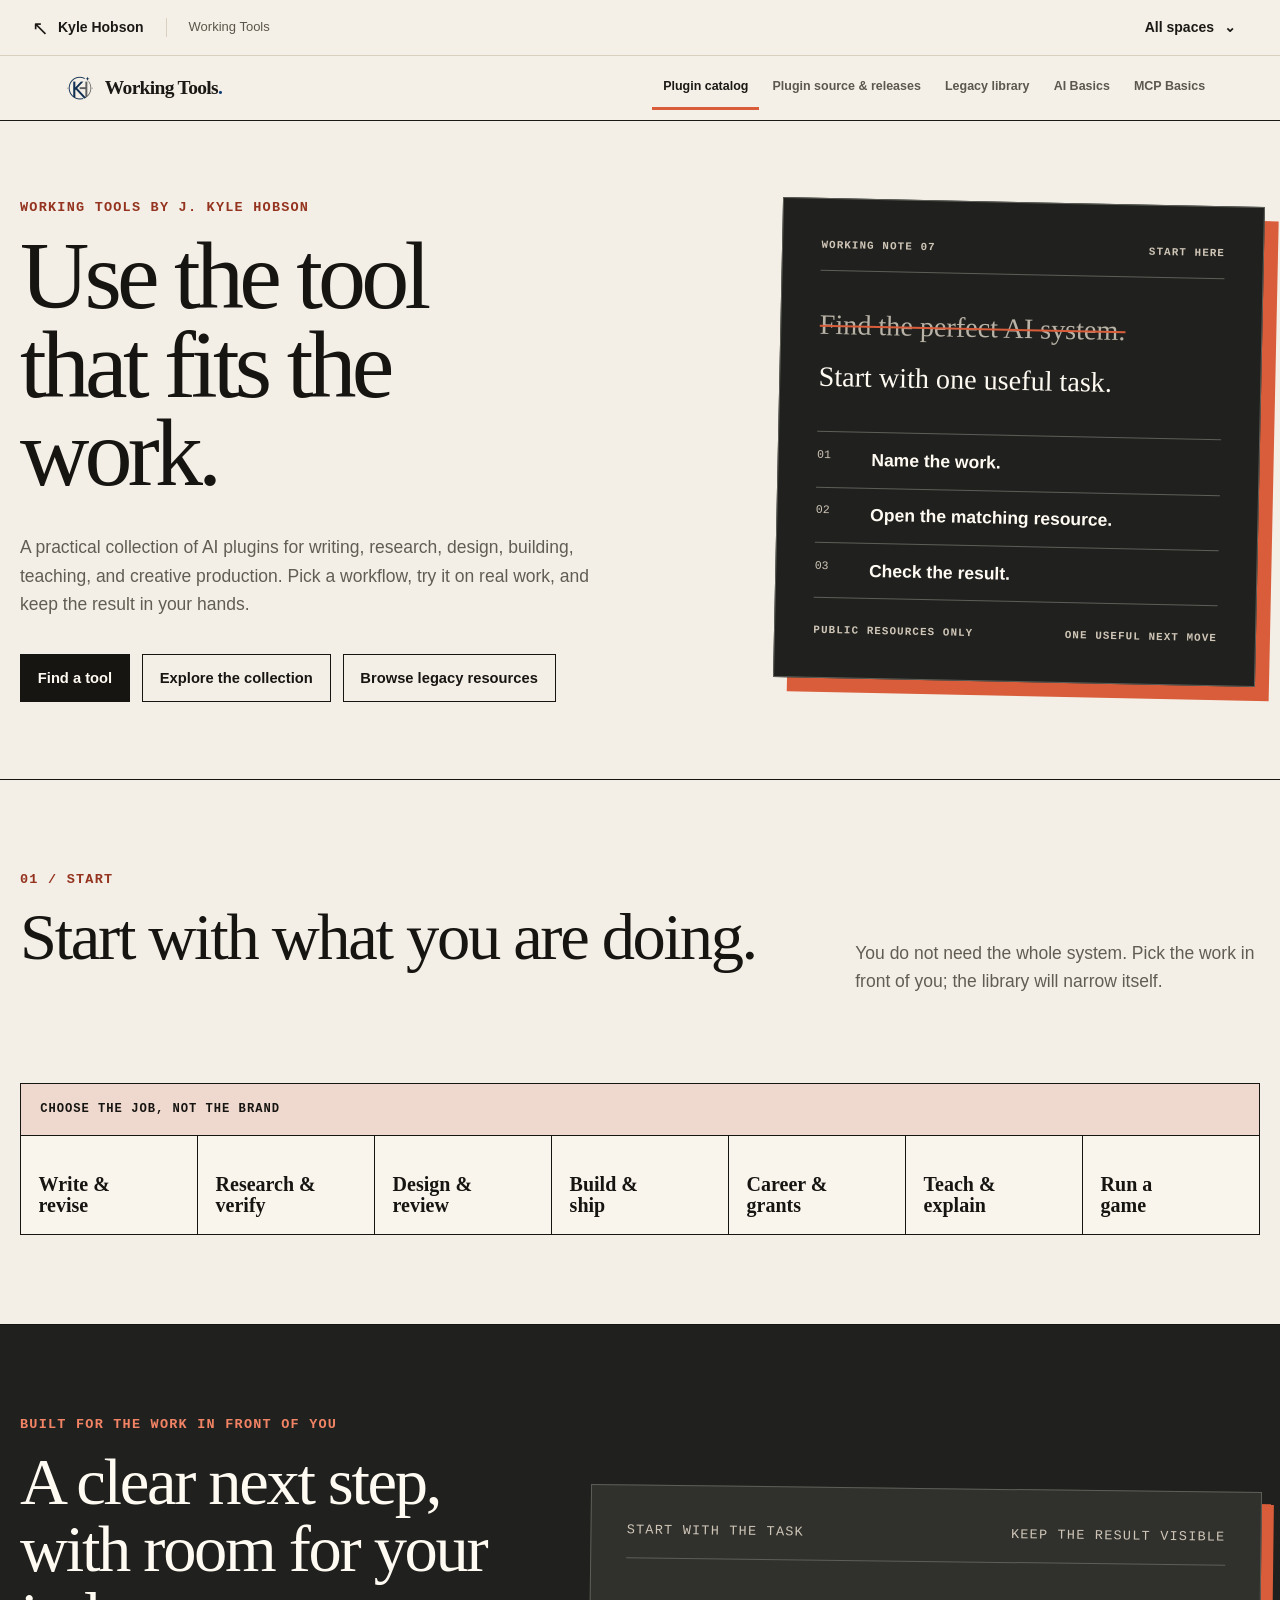
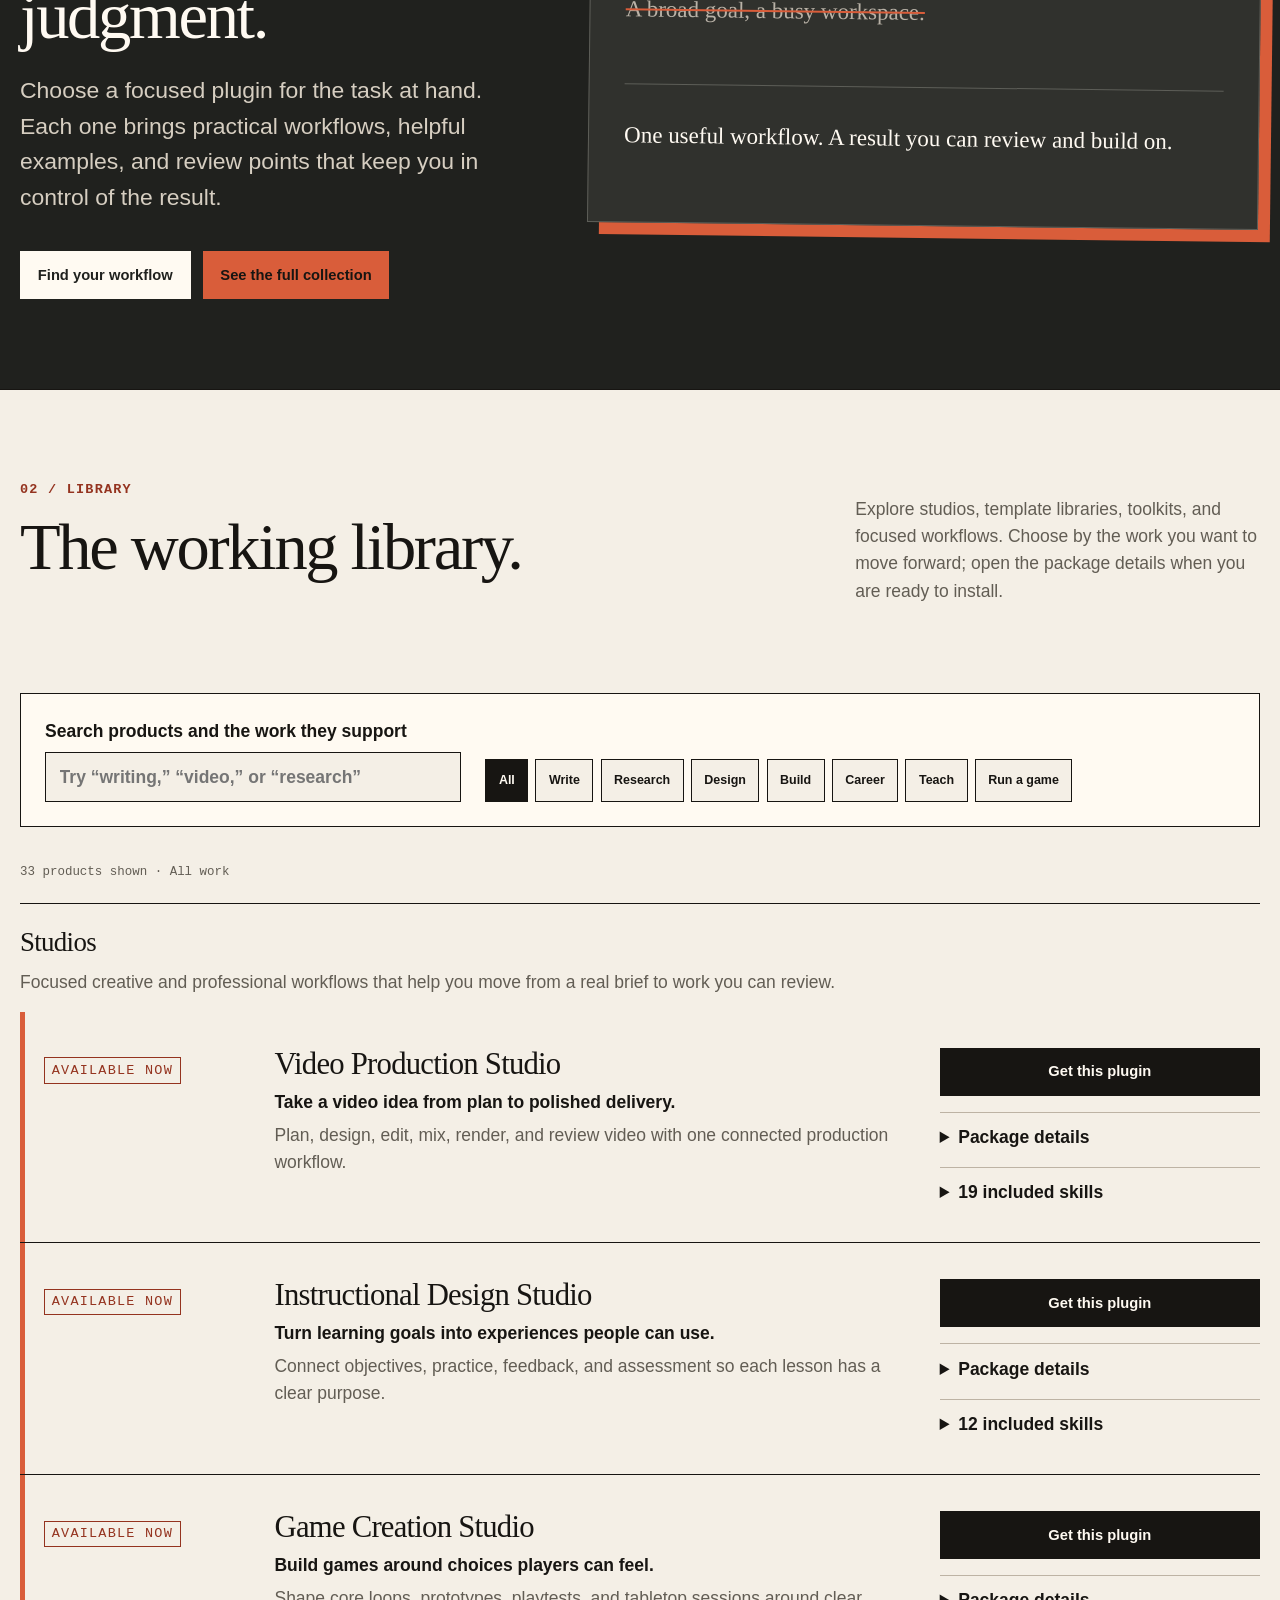
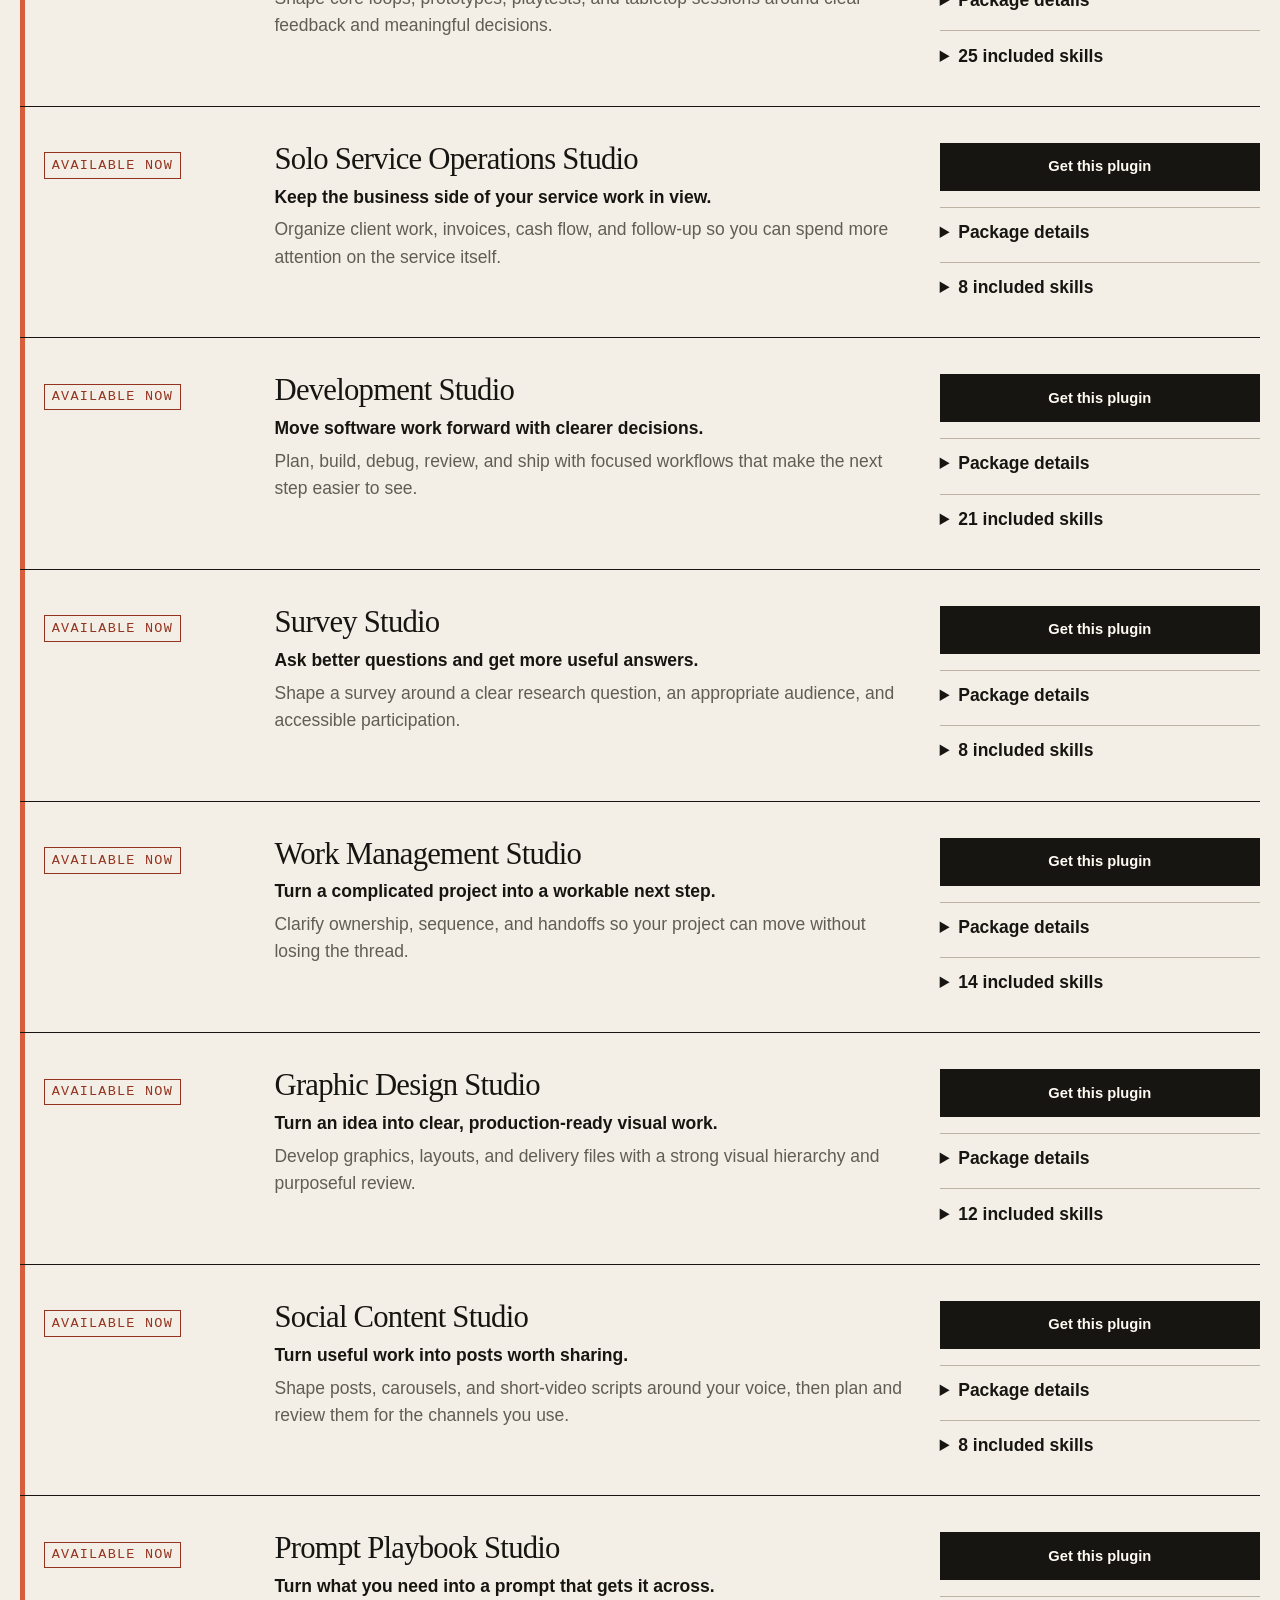
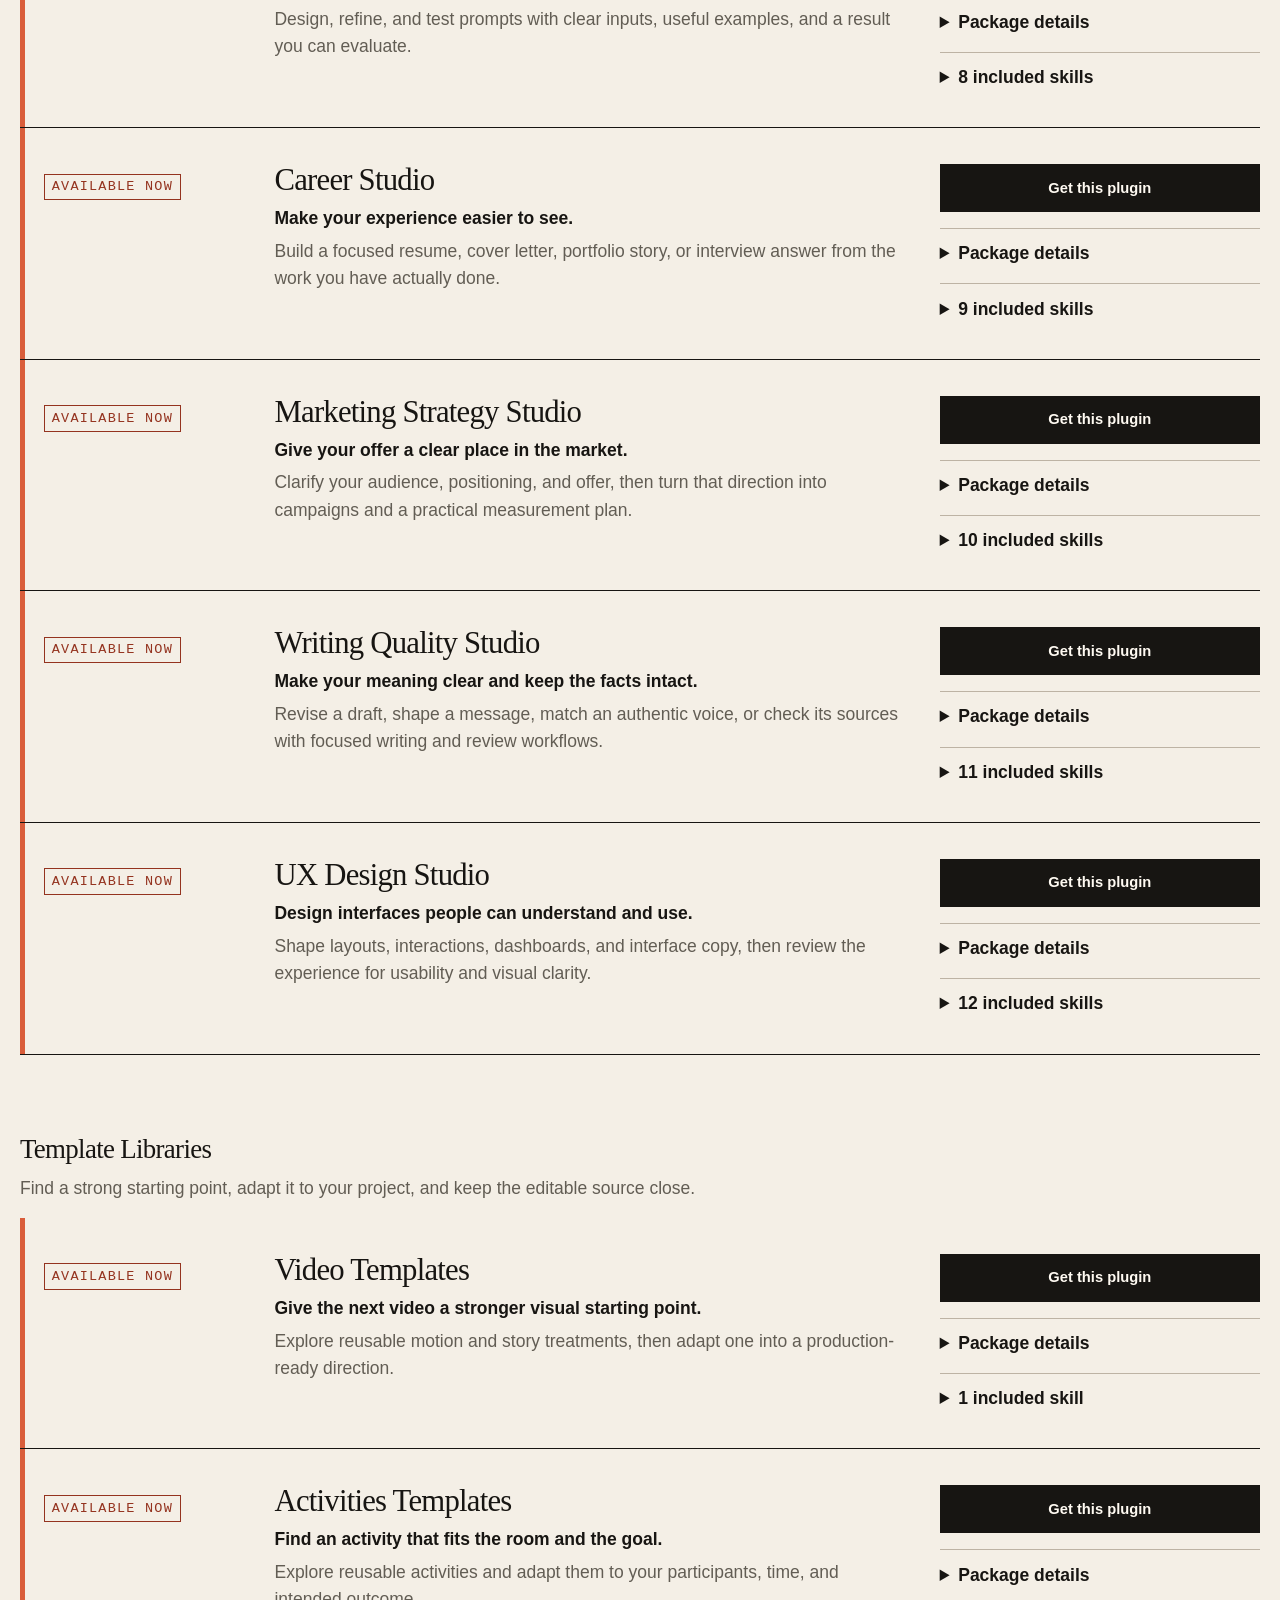
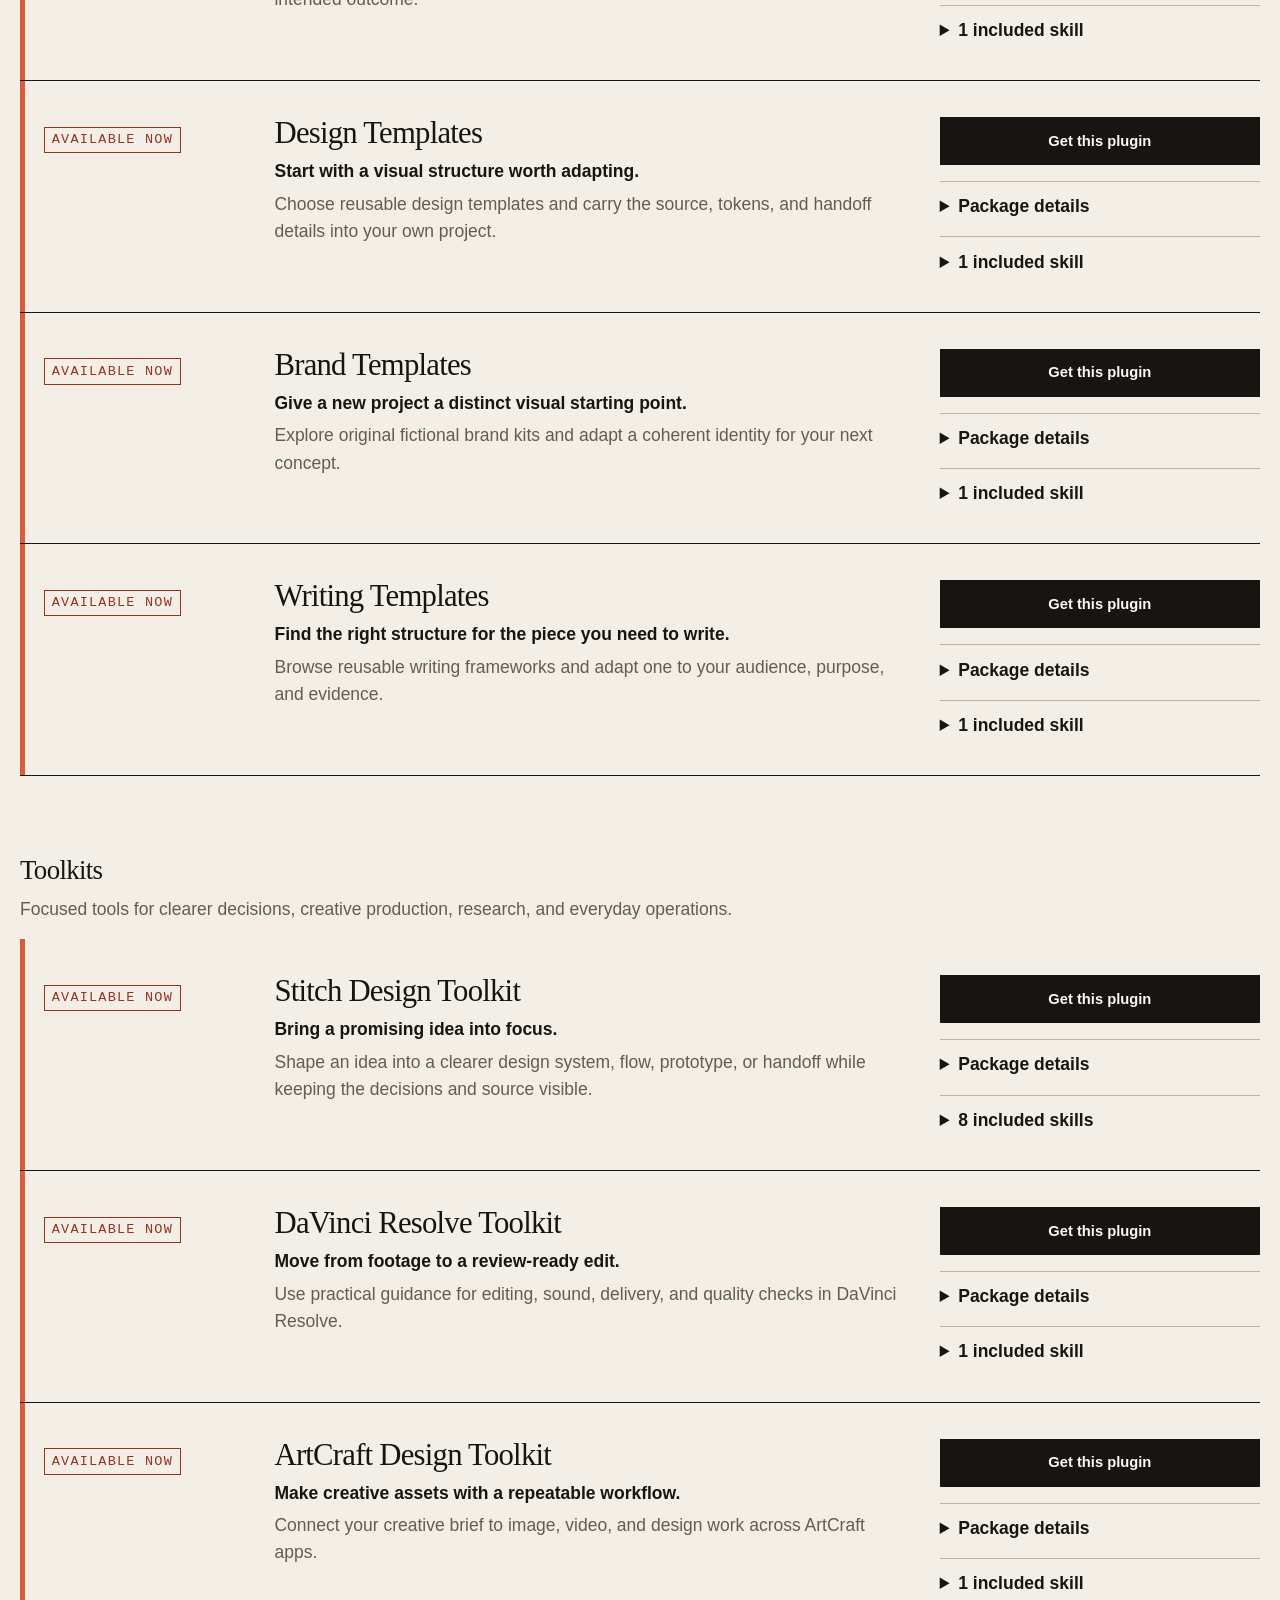
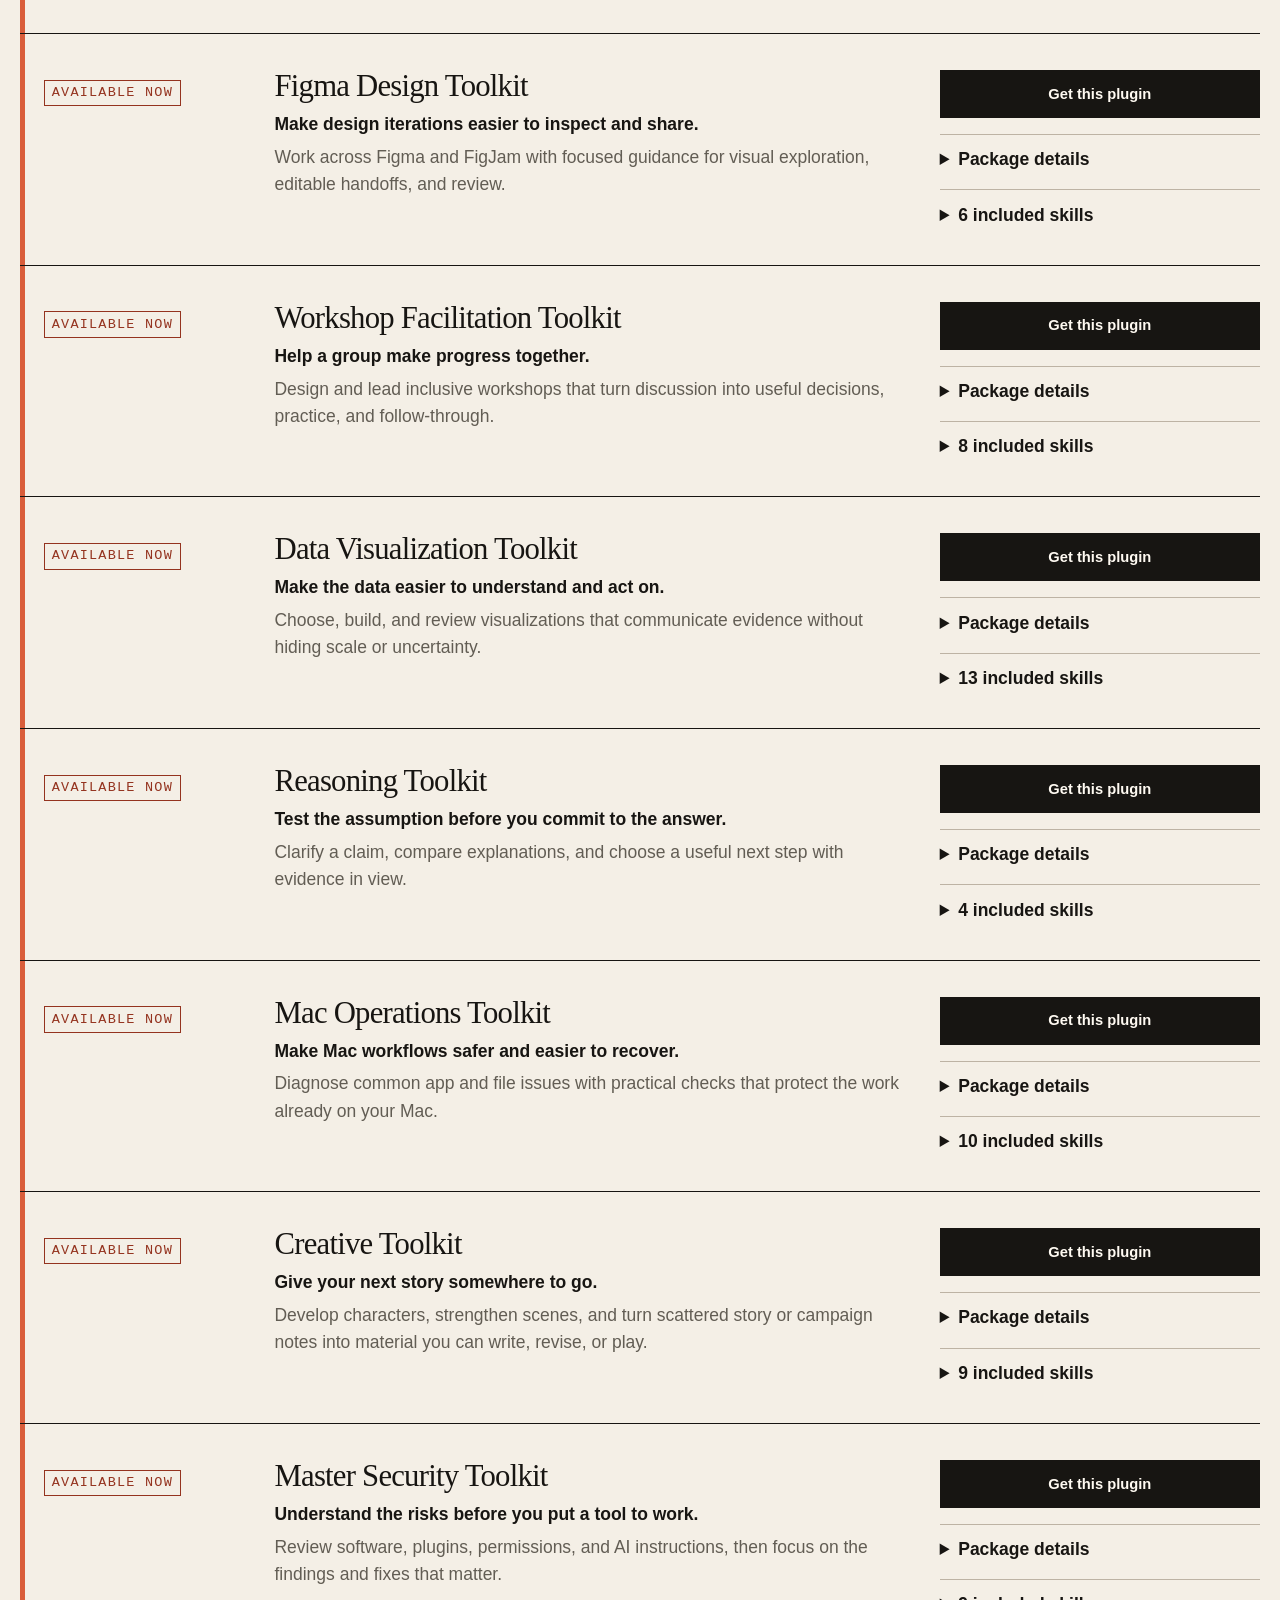
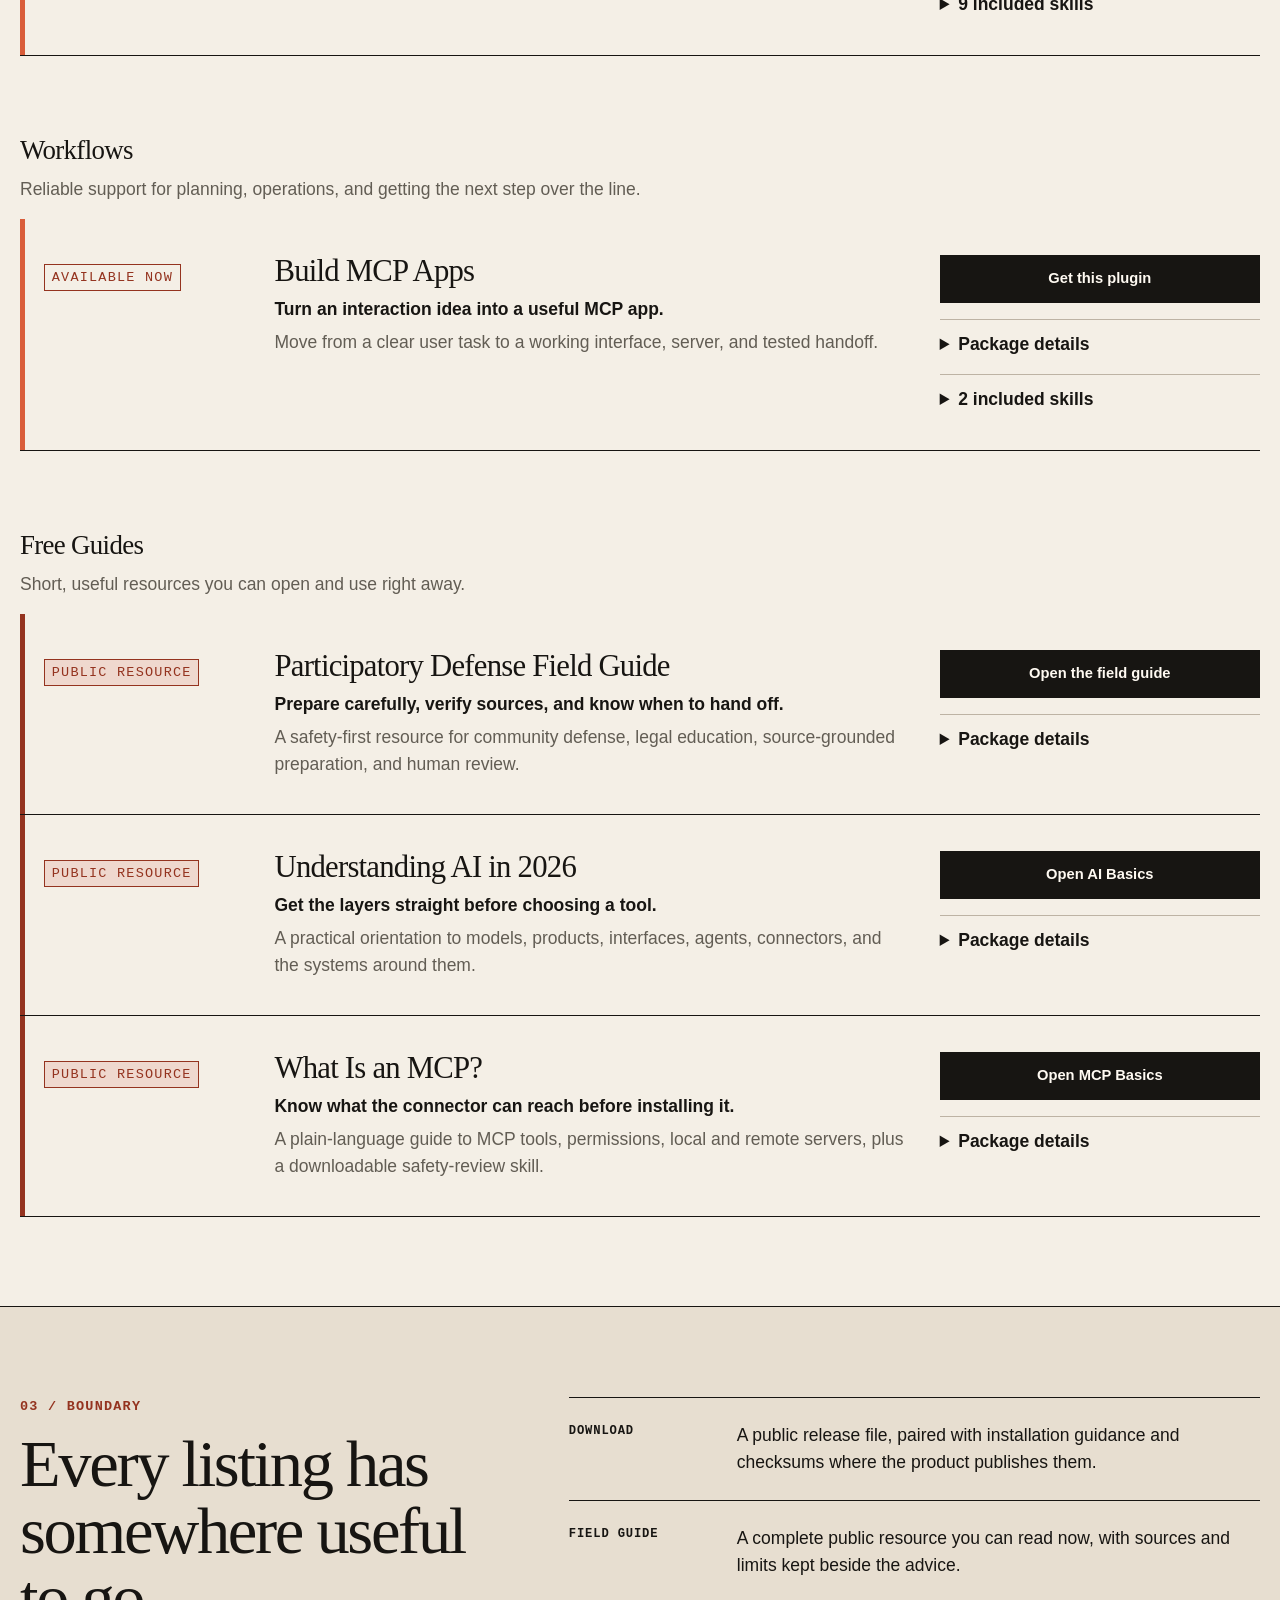
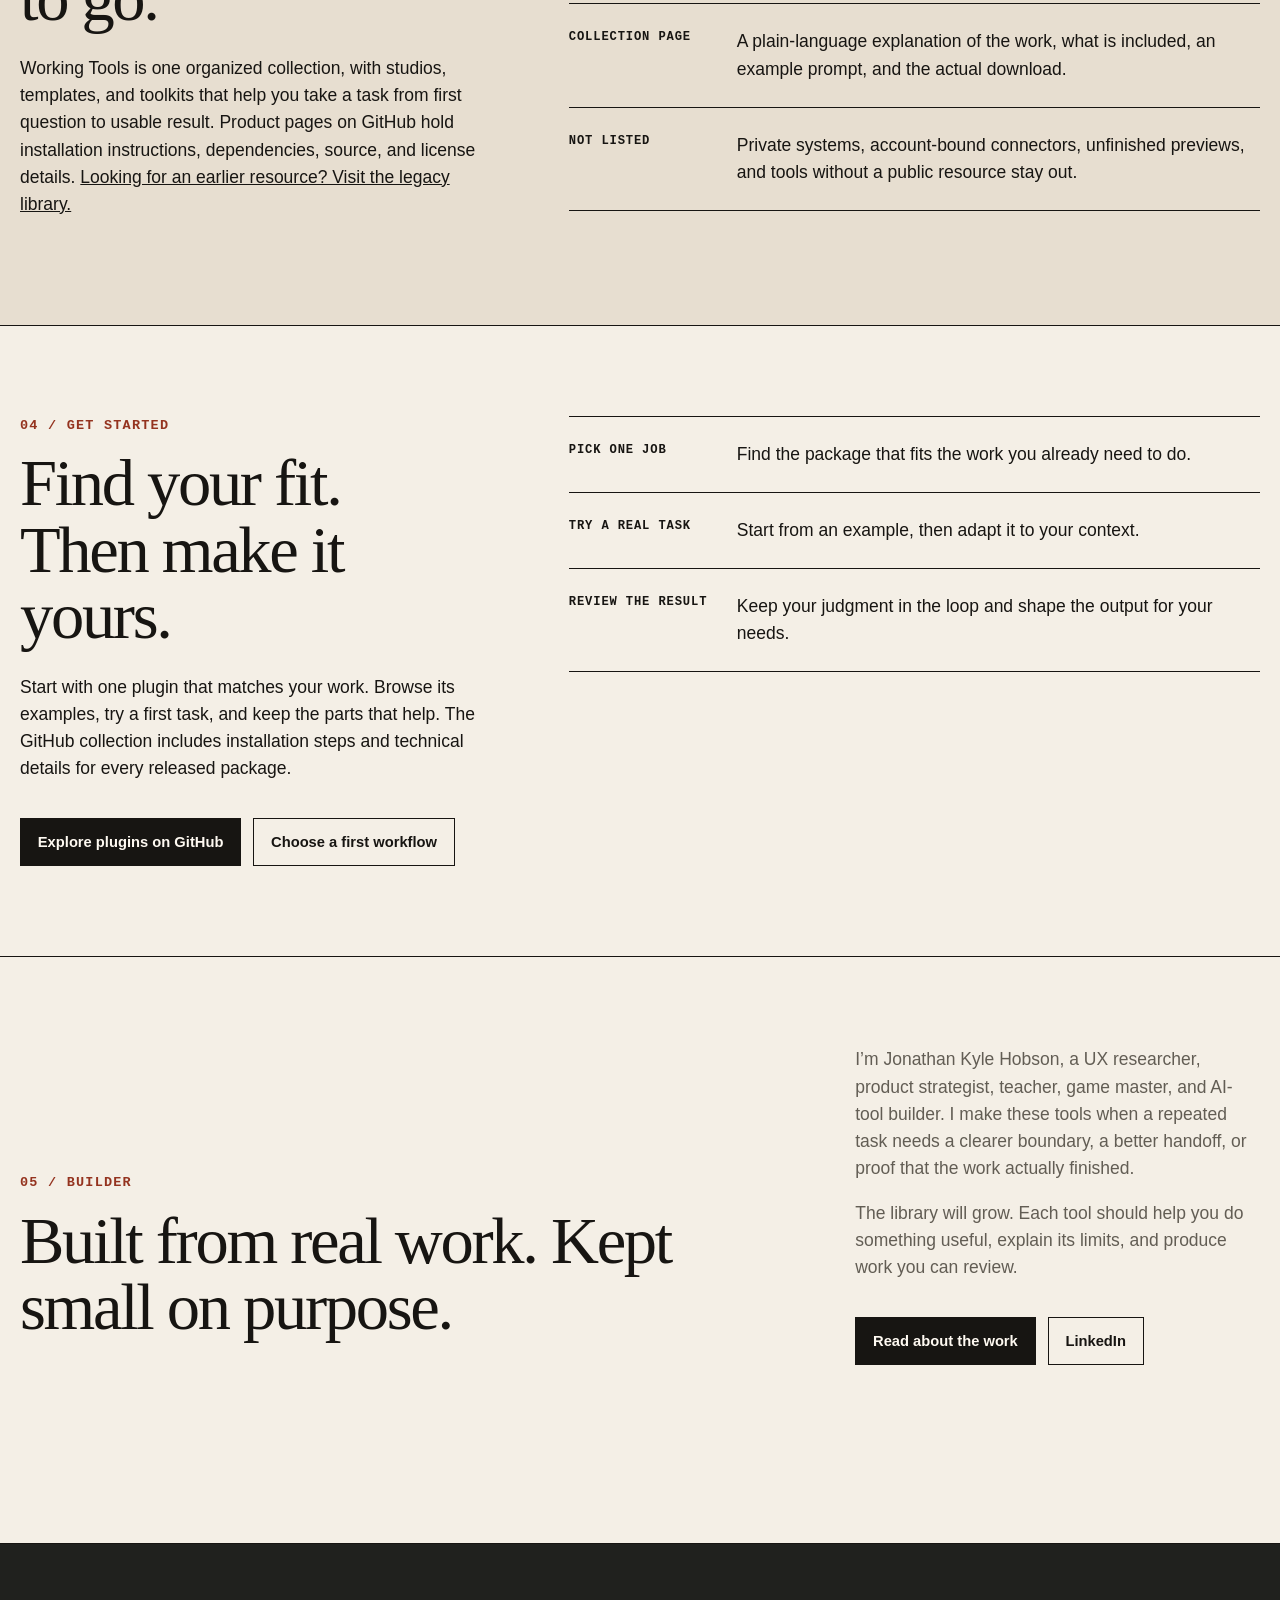
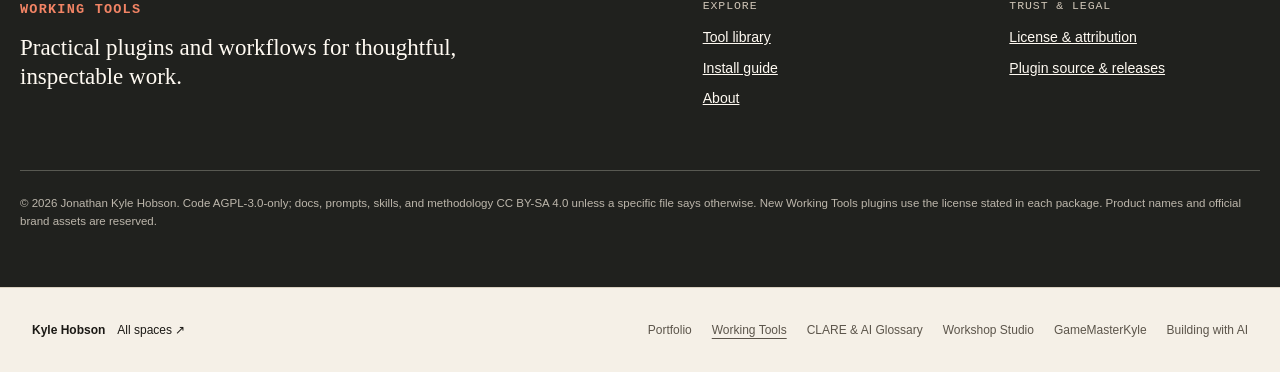
<file: index.html>
<!DOCTYPE html>
<html lang="en">
<head>
  <script src="migration/forward.js"></script>
  <meta charset="utf-8">
  <meta name="viewport" content="width=device-width, initial-scale=1">
  <title>Working Tools by J. Kyle Hobson</title>
  <meta name="description" content="Practical AI plugins for writing, research, design, building, teaching, and creative production.">
  <link rel="canonical" href="https://jonathankhobson.github.io/compass-suite/">
  <meta property="og:type" content="website">
  <meta property="og:title" content="Working Tools by J. Kyle Hobson">
  <meta property="og:description" content="Focused studios, templates, and toolkits for thoughtful, inspectable work by J. Kyle Hobson.">
  <meta property="og:url" content="https://jonathankhobson.github.io/compass-suite/">
  <meta name="theme-color" content="#f4efe6">
  <link rel="icon" type="image/png" sizes="32x32" href="/compass-suite/assets/brand/working-tools-favicon-32.png">
  <link rel="apple-touch-icon" sizes="180x180" href="/compass-suite/assets/brand/working-tools-icon-180.png">
  <link rel="stylesheet" href="assets/css/main.css">
  <link rel="stylesheet" href="assets/css/responsive.css">
  <link rel="stylesheet" href="assets/css/network-frame.css">
<link rel="stylesheet" href="network/navigation.css?v=4"><script src="network/navigation.js?v=2" defer></script>
</head>
<body>
  <noscript><p>Working Tools has a new home. <a href="https://working-tools.jkylehobson.chatgpt.site/">Open this page on Working Tools</a>.</p></noscript>
<!-- kh-network:start -->
<nav class="kh-network" data-kh-space="compass" aria-label="Kyle Hobson’s spaces">
  <div class="kh-inner">
    <a class="kh-home" href="https://jonathankhobson.github.io/portfolio/spaces/" aria-label="Kyle Hobson, all spaces home"><span class="kh-home-symbol" aria-hidden="true">↖</span>Kyle Hobson</a>
    <span class="kh-current">Working Tools</span>
    <details class="kh-menu"><summary>All spaces <span class="kh-caret" aria-hidden="true">⌄</span></summary>
      <div class="kh-panel"><div class="kh-panel-top"><a href="https://jonathankhobson.github.io/portfolio/spaces/">All spaces home →</a><p class="kh-note">Work, tools, learning, and play.</p></div>
        <div class="kh-destinations"><a class="kh-destination" href="https://jonathankhobson.github.io/portfolio/"><strong>Portfolio</strong><small>Design, research, AI &amp; learning</small></a><a class="kh-destination" href="https://jonathankhobson.github.io/compass-suite/" aria-current="location"><strong>Working Tools<em>Here</em></strong><small>Practical tools for your next task</small></a><a class="kh-destination" href="https://jonathankhobson.github.io/AI/#/"><strong>CLARE &amp; AI Glossary</strong><small>Prompting tools &amp; the AI glossary</small></a><a class="kh-destination" href="https://jonathankhobson.github.io/portfolio/workshop-studio/"><strong>Workshop Studio</strong><small>Explore the studio, then open the app</small></a><a class="kh-destination" href="https://jonathankhobson.github.io/gm/"><strong>GameMasterKyle</strong><small>Tabletop adventures &amp; creative work</small></a><a class="kh-destination" href="https://kyle-learning-to-build-with-ai.jkylehobson.chatgpt.site/"><strong>Building with AI</strong><small>The story behind the evolving work</small></a></div>
      </div>
    </details>
  </div>
</nav>
<!-- kh-network:end -->



  <a class="skip-link" href="#main">Skip to the work</a>

  <header class="site-header">
    <a class="brand-link" href="#top" aria-label="Working Tools home">
      <span class="work-mark" aria-hidden="true"></span>
      <span>Working Tools</span>
    </a>
    <span class="header-note">by J. Kyle Hobson</span>
    <button class="menu-toggle" type="button" aria-expanded="false" aria-controls="site-nav" data-menu-toggle>Menu</button>
    <nav class="site-nav" id="site-nav" data-site-nav aria-label="Primary navigation">
      <ul class="site-nav-list">
        <li><a href="#work">Start with the work</a></li>
        <li><a href="#library">Library</a></li>
        <li><a href="#install">How it works</a></li>
        <li><a href="legacy/">Legacy library</a></li>
        <li><a href="#about">About</a></li>
      </ul>
    </nav>
  </header>

  <main id="main">
    <section class="hero" id="top" aria-labelledby="hero-title">
      <div class="hero-copy">
        <p class="eyebrow">Working Tools by J. Kyle Hobson</p>
        <h1 id="hero-title">Use the tool that fits the work.</h1>
        <p class="hero-lede">A practical collection of AI plugins for writing, research, design, building, teaching, and creative production. Pick a workflow, try it on real work, and keep the result in your hands.</p>
        <div class="button-row">
          <a class="button button-primary" href="#library">Find a tool</a>
          <a class="button button-quiet" href="https://github.com/JonathanKHobson/working-tools-plugins">Explore the collection</a>
          <a class="button button-quiet" href="legacy/">Browse legacy resources</a>
        </div>
      </div>
      <aside class="hero-specimen" aria-label="How to use the Working Tools library">
        <div class="specimen-topline"><span>Working note 07</span><span>Start here</span></div>
        <p class="specimen-before">Find the perfect AI system.</p>
        <p class="specimen-after">Start with one useful task.</p>
        <ol class="specimen-steps">
          <li><span>01</span><strong>Name the work.</strong></li>
          <li><span>02</span><strong>Open the matching resource.</strong></li>
          <li><span>03</span><strong>Check the result.</strong></li>
        </ol>
        <p class="specimen-foot"><span>Public resources only</span><span>One useful next move</span></p>
      </aside>
    </section>

    <section class="section-block" id="work" aria-labelledby="work-title">
      <div class="section-inner">
        <div class="section-heading">
          <div>
            <p class="section-index">01 / Start</p>
            <h2 id="work-title">Start with what you are doing.</h2>
          </div>
          <p>You do not need the whole system. Pick the work in front of you; the library will narrow itself.</p>
        </div>
        <div class="task-index">
          <p class="task-index-title">Choose the job, not the brand</p>
          <div class="task-grid">
            <a class="task-link" href="#library" data-job-link="write">Write &amp;<br>revise</a>
            <a class="task-link" href="#library" data-job-link="research">Research &amp;<br>verify</a>
            <a class="task-link" href="#library" data-job-link="design">Design &amp;<br>review</a>
            <a class="task-link" href="#library" data-job-link="build">Build &amp;<br>ship</a>
            <a class="task-link" href="#library" data-job-link="career">Career &amp;<br>grants</a>
            <a class="task-link" href="#library" data-job-link="teach">Teach &amp;<br>explain</a>
            <a class="task-link" href="#library" data-job-link="table">Run a<br>game</a>
          </div>
        </div>
      </div>
    </section>

    <section class="section-block featured-section" aria-labelledby="featured-title">
      <div class="section-inner featured-layout">
        <div class="featured-copy">
          <p class="eyebrow">Built for the work in front of you</p>
          <h2 id="featured-title">A clear next step, with room for your judgment.</h2>
          <p>Choose a focused plugin for the task at hand. Each one brings practical workflows, helpful examples, and review points that keep you in control of the result.</p>
          <div class="button-row">
            <a class="button button-light" href="#library">Find your workflow</a>
            <a class="button button-signal" href="https://github.com/JonathanKHobson/working-tools-plugins">See the full collection</a>
          </div>
        </div>
        <article class="revision-specimen" aria-label="A simple Working Tools workflow">
          <div><p class="meta-line"><span>Start with the task</span><span>Keep the result visible</span></p>
            <p class="revision-draft">A broad goal, a busy workspace.</p>
            <p class="revision-result">One useful workflow. A result you can review and build on.</p>
          </div>
        </article>
      </div>
    </section>

    <section class="section-block" id="library" aria-labelledby="library-title">
      <div class="section-inner">
        <div class="section-heading">
          <div>
            <p class="section-index">02 / Library</p>
            <h2 id="library-title">The working library.</h2>
          </div>
          <p>Explore studios, template libraries, toolkits, and focused workflows. Choose by the work you want to move forward; open the package details when you are ready to install.</p>
        </div>

        <div class="library-controls" role="search" aria-label="Library filters">
          <label class="search-field">
            Search products and the work they support
            <input id="library-search" type="search" placeholder="Try “writing,” “video,” or “research”" autocomplete="off" data-library-search>
          </label>
          <div>
            <span class="sr-only" id="filter-label">Filter library by job</span>
            <div class="filter-group" role="group" aria-labelledby="filter-label">
              <button class="filter-button" type="button" aria-pressed="true" data-library-filter="all">All</button>
              <button class="filter-button" type="button" aria-pressed="false" data-library-filter="write">Write</button>
              <button class="filter-button" type="button" aria-pressed="false" data-library-filter="research">Research</button>
              <button class="filter-button" type="button" aria-pressed="false" data-library-filter="design">Design</button>
              <button class="filter-button" type="button" aria-pressed="false" data-library-filter="build">Build</button>
              <button class="filter-button" type="button" aria-pressed="false" data-library-filter="career">Career</button>
              <button class="filter-button" type="button" aria-pressed="false" data-library-filter="teach">Teach</button>
              <button class="filter-button" type="button" aria-pressed="false" data-library-filter="table">Run a game</button>
            </div>
          </div>
        </div>

        <p class="results-status" aria-live="polite" data-library-status>Loading the library…</p>
        <div class="library-list" data-library-list></div>
        <p class="empty-state" data-library-empty hidden>No tools match those filters. Clear a filter or try a different word.</p>
        <p class="error-state" data-library-error hidden>The full library did not load. The featured tools and public links above still work.</p>
        <noscript>
          <p class="error-state">Turn on JavaScript to browse and filter the catalog. You can also <a href="https://github.com/JonathanKHobson/working-tools-plugins">browse the plugin catalog on GitHub</a> or <a href="legacy/">open the legacy library</a>.</p>
        </noscript>
      </div>
    </section>

    <section class="section-block trust-section" aria-labelledby="trust-title">
      <div class="section-inner trust-layout">
        <div>
          <p class="section-index">03 / Boundary</p>
          <h2 id="trust-title">Every listing has somewhere useful to go.</h2>
          <p>Working Tools is one organized collection, with studios, templates, and toolkits that help you take a task from first question to usable result. Product pages on GitHub hold installation instructions, dependencies, source, and license details. <a href="legacy/">Looking for an earlier resource? Visit the legacy library.</a></p>
        </div>
        <div class="trust-points">
          <div class="trust-point"><strong>Download</strong><p>A public release file, paired with installation guidance and checksums where the product publishes them.</p></div>
          <div class="trust-point"><strong>Field guide</strong><p>A complete public resource you can read now, with sources and limits kept beside the advice.</p></div>
          <div class="trust-point"><strong>Collection page</strong><p>A plain-language explanation of the work, what is included, an example prompt, and the actual download.</p></div>
          <div class="trust-point"><strong>Not listed</strong><p>Private systems, account-bound connectors, unfinished previews, and tools without a public resource stay out.</p></div>
        </div>
      </div>
    </section>

    <section class="section-block" id="install" aria-labelledby="install-title">
      <div class="section-inner trust-layout">
        <div>
          <p class="section-index">04 / Get started</p>
          <h2 id="install-title">Find your fit. Then make it yours.</h2>
          <p>Start with one plugin that matches your work. Browse its examples, try a first task, and keep the parts that help. The GitHub collection includes installation steps and technical details for every released package.</p>
          <div class="button-row"><a class="button button-primary" href="https://github.com/JonathanKHobson/working-tools-plugins">Explore plugins on GitHub</a><a class="button button-quiet" href="https://github.com/JonathanKHobson/working-tools-plugins/blob/main/docs/workflows.md">Choose a first workflow</a></div>
        </div>
        <div class="trust-points">
          <div class="trust-point"><strong>Pick one job</strong><p>Find the package that fits the work you already need to do.</p></div>
          <div class="trust-point"><strong>Try a real task</strong><p>Start from an example, then adapt it to your context.</p></div>
          <div class="trust-point"><strong>Review the result</strong><p>Keep your judgment in the loop and shape the output for your needs.</p></div>
        </div>
      </div>
    </section>

    <section class="section-block" id="about" aria-labelledby="about-title">
      <div class="section-inner section-heading">
        <div>
          <p class="section-index">05 / Builder</p>
          <h2 id="about-title">Built from real work. Kept small on purpose.</h2>
        </div>
        <div>
          <p>I’m Jonathan Kyle Hobson, a UX researcher, product strategist, teacher, game master, and AI-tool builder. I make these tools when a repeated task needs a clearer boundary, a better handoff, or proof that the work actually finished.</p>
          <p>The library will grow. Each tool should help you do something useful, explain its limits, and produce work you can review.</p>
          <div class="button-row"><a class="button button-primary" href="about/">Read about the work</a><a class="button button-quiet" href="https://www.linkedin.com/in/jonathankylehobson/" rel="me">LinkedIn</a></div>
        </div>
      </div>
    </section>
  </main>

  <footer class="site-footer">
    <div class="site-footer-inner">
      <div><p class="eyebrow">Working Tools</p><p class="footer-statement">Practical plugins and workflows for thoughtful, inspectable work.</p></div>
      <nav class="footer-group" aria-label="Explore"><h2>Explore</h2><a href="#library">Tool library</a><a href="#install">Install guide</a><a href="about/">About</a></nav>
      <nav class="footer-group" aria-label="Trust and legal"><h2>Trust &amp; legal</h2><a href="license/">License &amp; attribution</a><a href="https://github.com/JonathanKHobson/working-tools-plugins">Plugin source &amp; releases</a></nav>
      <p class="footer-legal">© 2026 Jonathan Kyle Hobson. Code AGPL-3.0-only; docs, prompts, skills, and methodology CC BY-SA 4.0 unless a specific file says otherwise. New Working Tools plugins use the license stated in each package. Product names and official brand assets are reserved.</p>
    </div>
  </footer>
  <script type="module" src="assets/js/network-frame.js?v=phase3-ux3"></script>
  <script type="module" src="assets/js/main.js?v=phase3-ux8"></script>
<!-- kh-footer:start -->
<nav class="kh-footer" data-kh-space="compass" aria-label="Explore Kyle Hobson’s other spaces">
  <div class="kh-footer-inner"><a class="kh-footer-home" href="https://jonathankhobson.github.io/portfolio/spaces/">Kyle Hobson <span>All spaces ↗</span></a>
  <div class="kh-footer-links"><a href="https://jonathankhobson.github.io/portfolio/">Portfolio</a><a href="https://jonathankhobson.github.io/compass-suite/" aria-current="location">Working Tools</a><a href="https://jonathankhobson.github.io/AI/#/">CLARE &amp; AI Glossary</a><a href="https://jonathankhobson.github.io/portfolio/workshop-studio/">Workshop Studio</a><a href="https://jonathankhobson.github.io/gm/">GameMasterKyle</a><a href="https://kyle-learning-to-build-with-ai.jkylehobson.chatgpt.site/">Building with AI</a></div></div>
</nav>
<!-- kh-footer:end -->
</body>
</html>
</file>
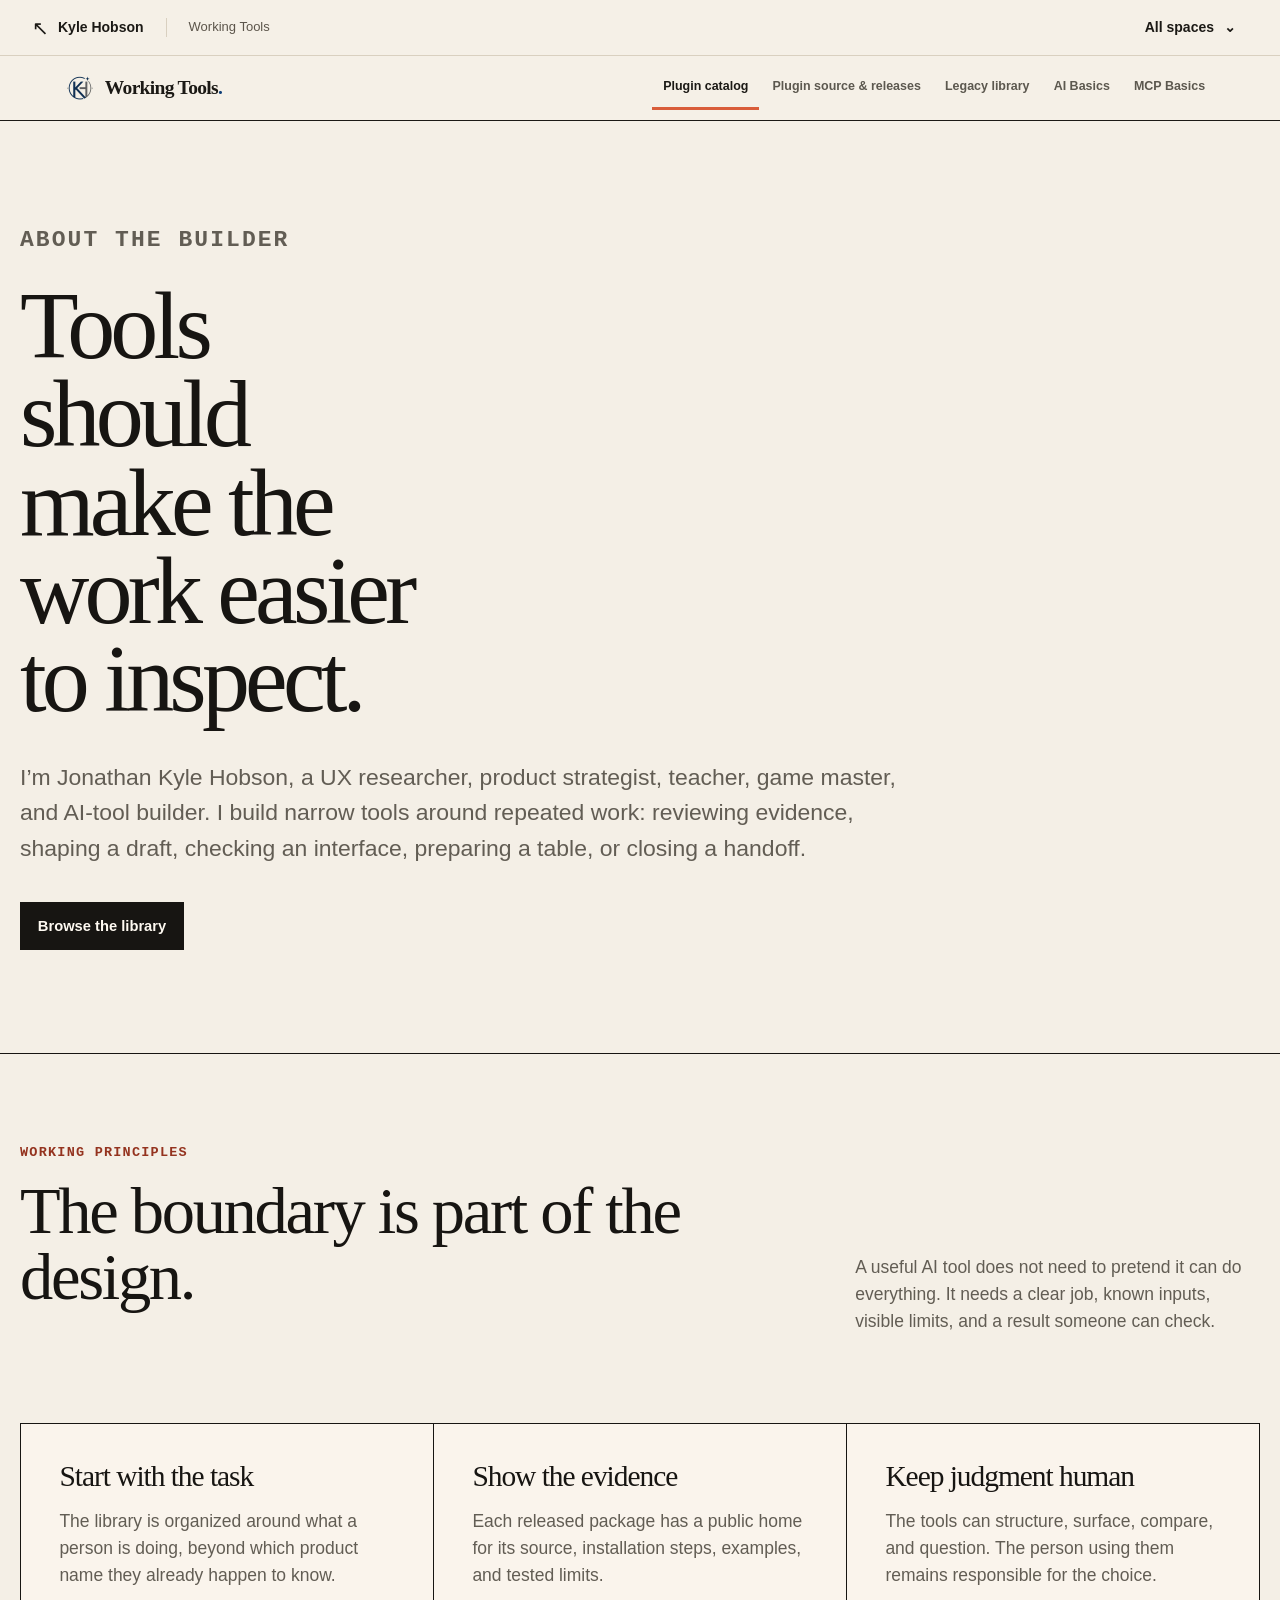
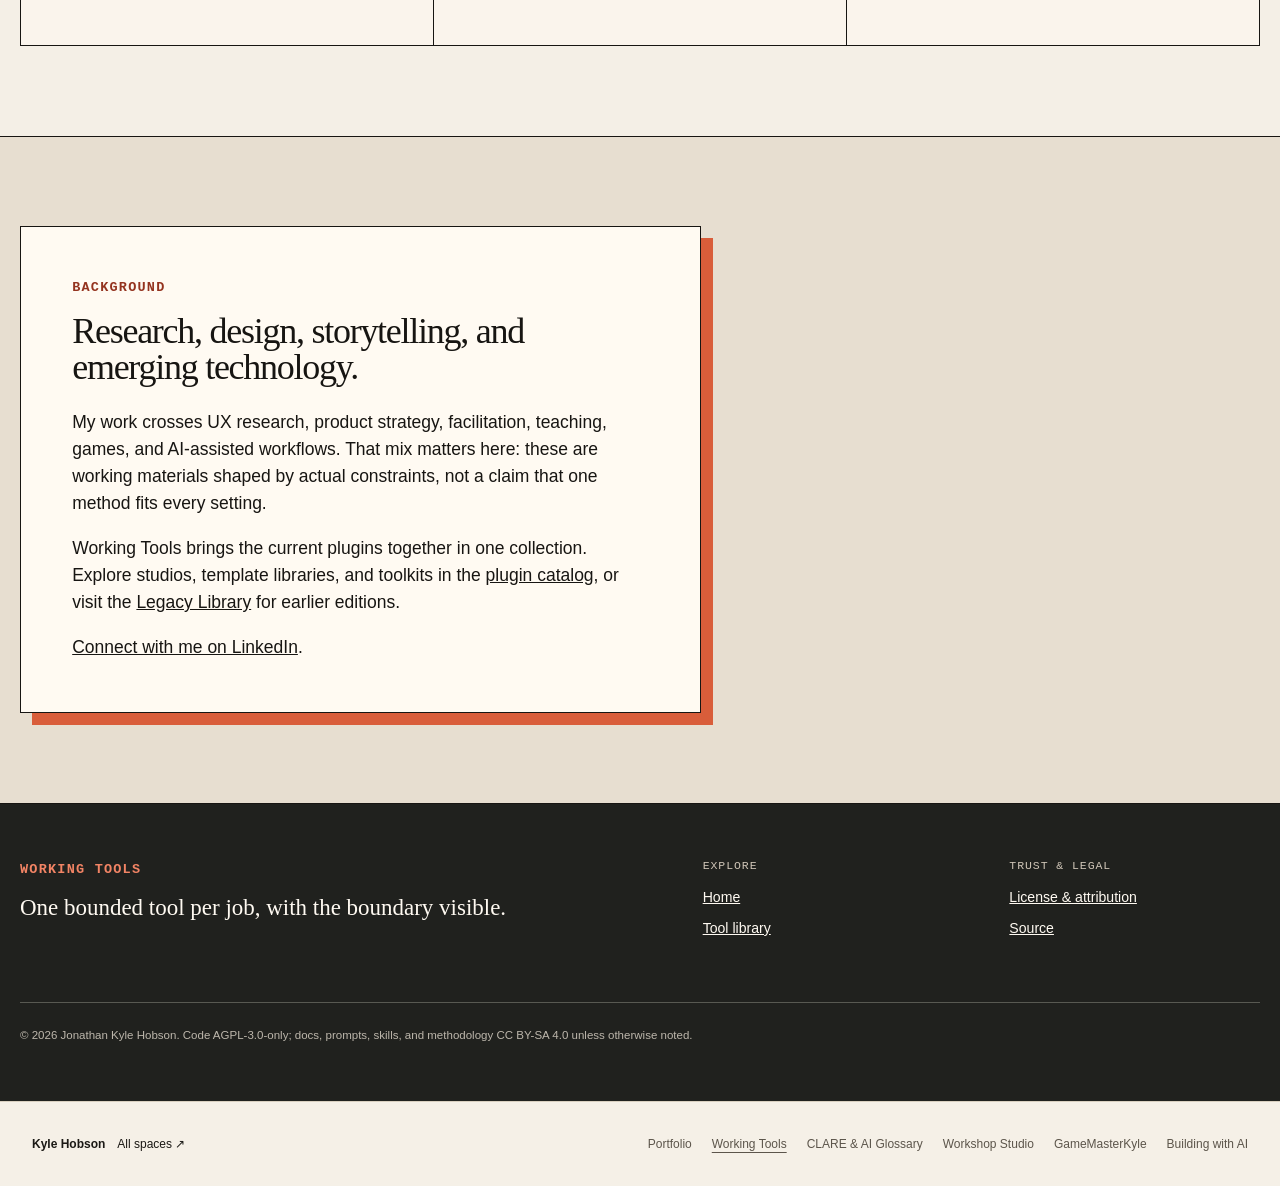
<file: about/index.html>
<!doctype html>
<html lang="en">
<head>
  <script src="../migration/forward.js"></script>
  <meta charset="utf-8">
  <meta name="viewport" content="width=device-width, initial-scale=1">
  <title>About J. Kyle Hobson — Working Tools</title>
  <meta name="description" content="About Jonathan Kyle Hobson and the real-work principles behind Working Tools.">
  <link rel="icon" type="image/png" sizes="32x32" href="/compass-suite/assets/brand/working-tools-favicon-32.png">
  <link rel="apple-touch-icon" sizes="180x180" href="/compass-suite/assets/brand/working-tools-icon-180.png">
  <link rel="stylesheet" href="../assets/css/main.css">
  <link rel="stylesheet" href="../assets/css/network-frame.css">
<link rel="stylesheet" href="../network/navigation.css?v=4"><script src="../network/navigation.js?v=2" defer></script>
</head>
<body>
  <noscript><p>Working Tools has a new home. <a href="https://working-tools.jkylehobson.chatgpt.site/about/">Open this page on Working Tools</a>.</p></noscript>
<!-- kh-network:start -->
<nav class="kh-network" data-kh-space="compass" aria-label="Kyle Hobson’s spaces">
  <div class="kh-inner">
    <a class="kh-home" href="https://jonathankhobson.github.io/portfolio/spaces/" aria-label="Kyle Hobson, all spaces home"><span class="kh-home-symbol" aria-hidden="true">↖</span>Kyle Hobson</a>
    <span class="kh-current">Working Tools</span>
    <details class="kh-menu"><summary>All spaces <span class="kh-caret" aria-hidden="true">⌄</span></summary>
      <div class="kh-panel"><div class="kh-panel-top"><a href="https://jonathankhobson.github.io/portfolio/spaces/">All spaces home →</a><p class="kh-note">Work, tools, learning, and play.</p></div>
        <div class="kh-destinations"><a class="kh-destination" href="https://jonathankhobson.github.io/portfolio/"><strong>Portfolio</strong><small>Design, research, AI &amp; learning</small></a><a class="kh-destination" href="https://jonathankhobson.github.io/compass-suite/" aria-current="location"><strong>Working Tools<em>Here</em></strong><small>Practical tools for your next task</small></a><a class="kh-destination" href="https://jonathankhobson.github.io/AI/#/"><strong>CLARE &amp; AI Glossary</strong><small>Prompting tools &amp; the AI glossary</small></a><a class="kh-destination" href="https://jonathankhobson.github.io/portfolio/workshop-studio/"><strong>Workshop Studio</strong><small>Explore the studio, then open the app</small></a><a class="kh-destination" href="https://jonathankhobson.github.io/gm/"><strong>GameMasterKyle</strong><small>Tabletop adventures &amp; creative work</small></a><a class="kh-destination" href="https://kyle-learning-to-build-with-ai.jkylehobson.chatgpt.site/"><strong>Building with AI</strong><small>The story behind the evolving work</small></a></div>
      </div>
    </details>
  </div>
</nav>
<!-- kh-network:end -->

  <a class="skip-link" href="#main">Skip to the page</a>
  <header class="site-header">
    <a class="brand-link" href="../"><span class="work-mark" aria-hidden="true"></span><span>Working Tools</span></a>
    <span class="header-note">by J. Kyle Hobson</span>
    <button class="menu-toggle" type="button" aria-expanded="false" aria-controls="site-nav" data-menu-toggle>Menu</button>
    <nav class="site-nav" id="site-nav" data-site-nav aria-label="Primary navigation"><ul class="site-nav-list"><li><a href="../#work">Start with the work</a></li><li><a href="../#library">Library</a></li><li><a href="../#install">Install</a></li><li><a href="../license/">License</a></li></ul></nav>
  </header>
  <main id="main">
    <header class="page-heading"><p class="eyebrow">About the builder</p><h1>Tools should make the work easier to inspect.</h1><p>I’m Jonathan Kyle Hobson, a UX researcher, product strategist, teacher, game master, and AI-tool builder. I build narrow tools around repeated work: reviewing evidence, shaping a draft, checking an interface, preparing a table, or closing a handoff.</p><div class="page-actions"><a class="button button-primary" href="../#library">Browse the library</a></div></header>
    <section class="section-block" aria-labelledby="principles-title"><div class="section-inner"><div class="section-heading"><div><p class="section-index">Working principles</p><h2 id="principles-title">The boundary is part of the design.</h2></div><p>A useful AI tool does not need to pretend it can do everything. It needs a clear job, known inputs, visible limits, and a result someone can check.</p></div><div class="content-grid"><article class="content-card"><h2>Start with the task</h2><p>The library is organized around what a person is doing, beyond which product name they already happen to know.</p></article><article class="content-card"><h2>Show the evidence</h2><p>Each released package has a public home for its source, installation steps, examples, and tested limits.</p></article><article class="content-card"><h2>Keep judgment human</h2><p>The tools can structure, surface, compare, and question. The person using them remains responsible for the choice.</p></article></div></div></section>
    <section class="section-block trust-section" aria-labelledby="background-title"><div class="section-inner"><div class="prose-block"><p class="section-index">Background</p><h2 id="background-title">Research, design, storytelling, and emerging technology.</h2><p>My work crosses UX research, product strategy, facilitation, teaching, games, and AI-assisted workflows. That mix matters here: these are working materials shaped by actual constraints, not a claim that one method fits every setting.</p><p>Working Tools brings the current plugins together in one collection. Explore studios, template libraries, and toolkits in the <a href="../#library">plugin catalog</a>, or visit the <a href="../legacy/">Legacy Library</a> for earlier editions.</p><p><a href="https://www.linkedin.com/in/jonathankylehobson/" rel="me">Connect with me on LinkedIn</a>.</p></div></div></section>
  </main>
  <footer class="site-footer"><div class="site-footer-inner"><div><p class="eyebrow">Working Tools</p><p class="footer-statement">One bounded tool per job, with the boundary visible.</p></div><nav class="footer-group" aria-label="Explore"><h2>Explore</h2><a href="../">Home</a><a href="../#library">Tool library</a></nav><nav class="footer-group" aria-label="Trust and legal"><h2>Trust &amp; legal</h2><a href="../license/">License &amp; attribution</a><a href="https://github.com/JonathanKHobson/compass-suite">Source</a></nav><p class="footer-legal">© 2026 Jonathan Kyle Hobson. Code AGPL-3.0-only; docs, prompts, skills, and methodology CC BY-SA 4.0 unless otherwise noted.</p></div></footer>
  <script type="module" src="../assets/js/network-frame.js"></script>
  <script type="module" src="../assets/js/collection.js"></script>
<!-- kh-footer:start -->
<nav class="kh-footer" data-kh-space="compass" aria-label="Explore Kyle Hobson’s other spaces">
  <div class="kh-footer-inner"><a class="kh-footer-home" href="https://jonathankhobson.github.io/portfolio/spaces/">Kyle Hobson <span>All spaces ↗</span></a>
  <div class="kh-footer-links"><a href="https://jonathankhobson.github.io/portfolio/">Portfolio</a><a href="https://jonathankhobson.github.io/compass-suite/" aria-current="location">Working Tools</a><a href="https://jonathankhobson.github.io/AI/#/">CLARE &amp; AI Glossary</a><a href="https://jonathankhobson.github.io/portfolio/workshop-studio/">Workshop Studio</a><a href="https://jonathankhobson.github.io/gm/">GameMasterKyle</a><a href="https://kyle-learning-to-build-with-ai.jkylehobson.chatgpt.site/">Building with AI</a></div></div>
</nav>
<!-- kh-footer:end -->
</body>
</html>
</file>
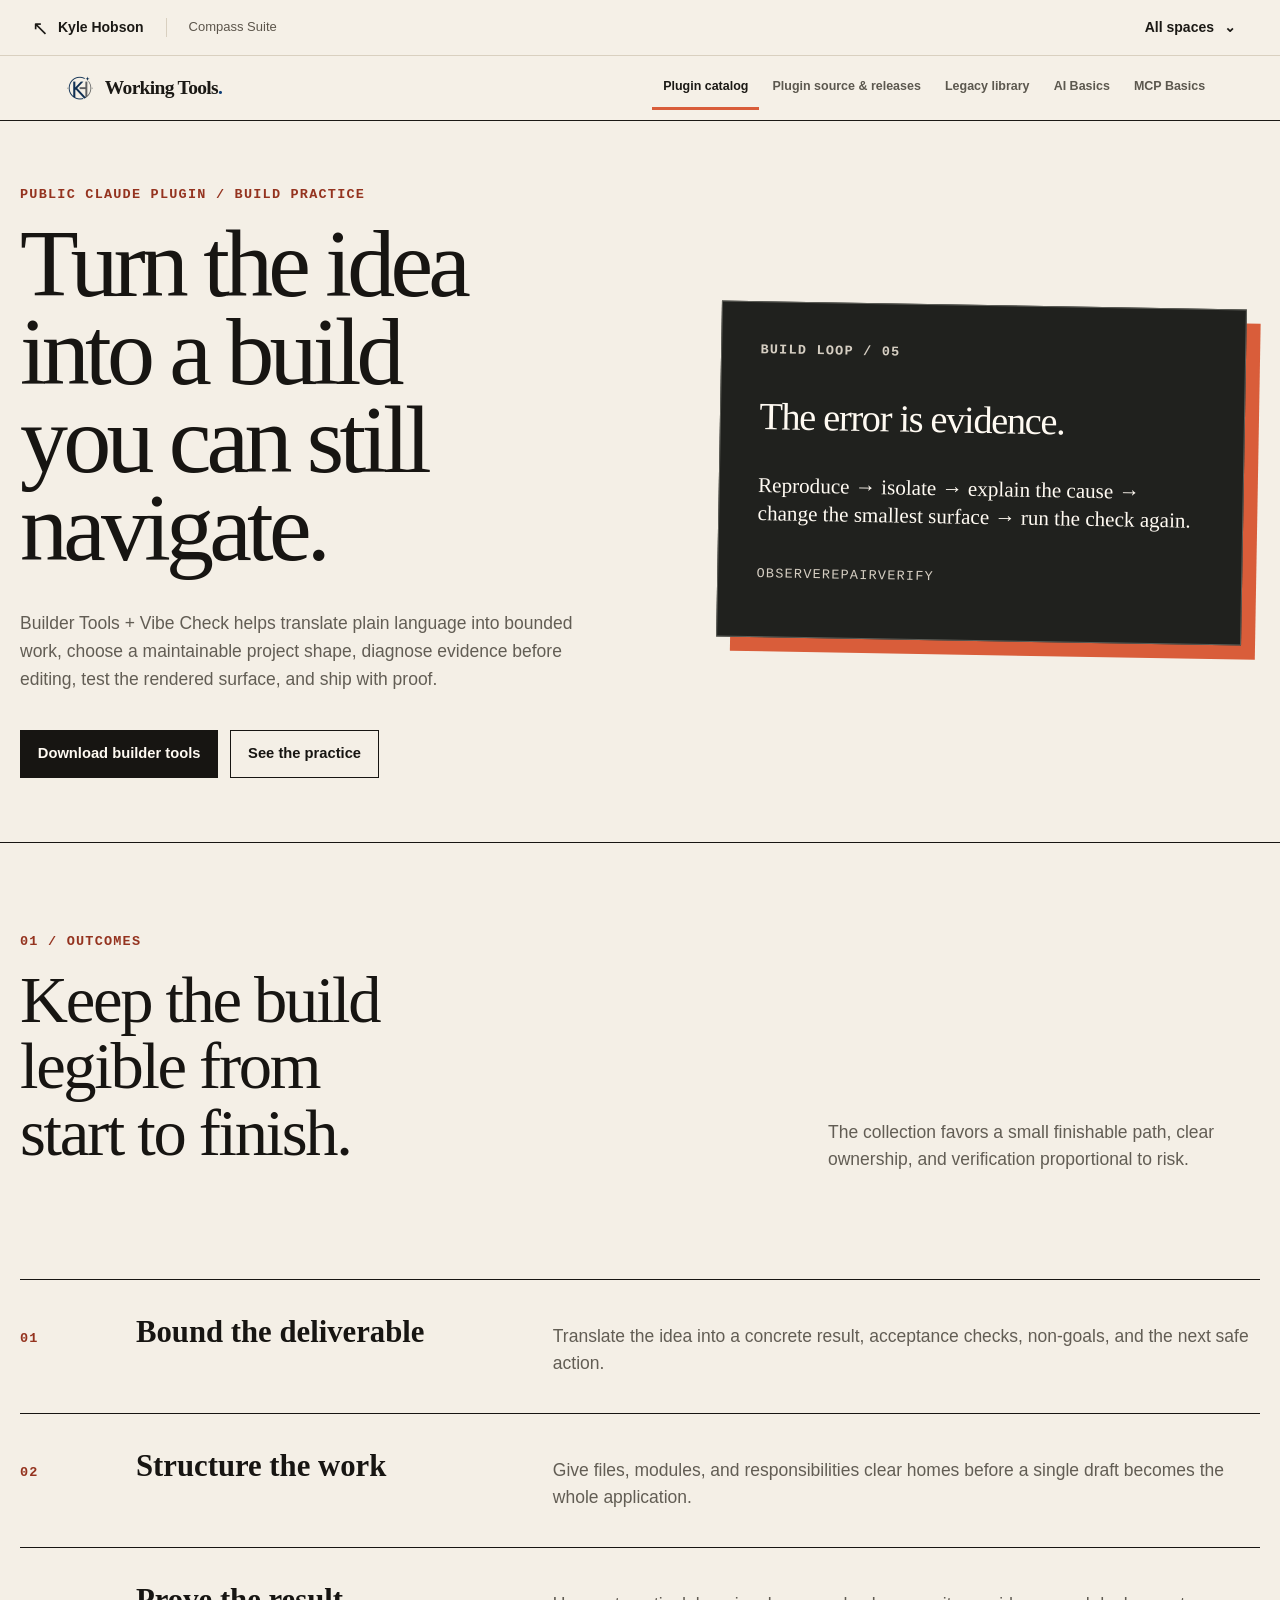
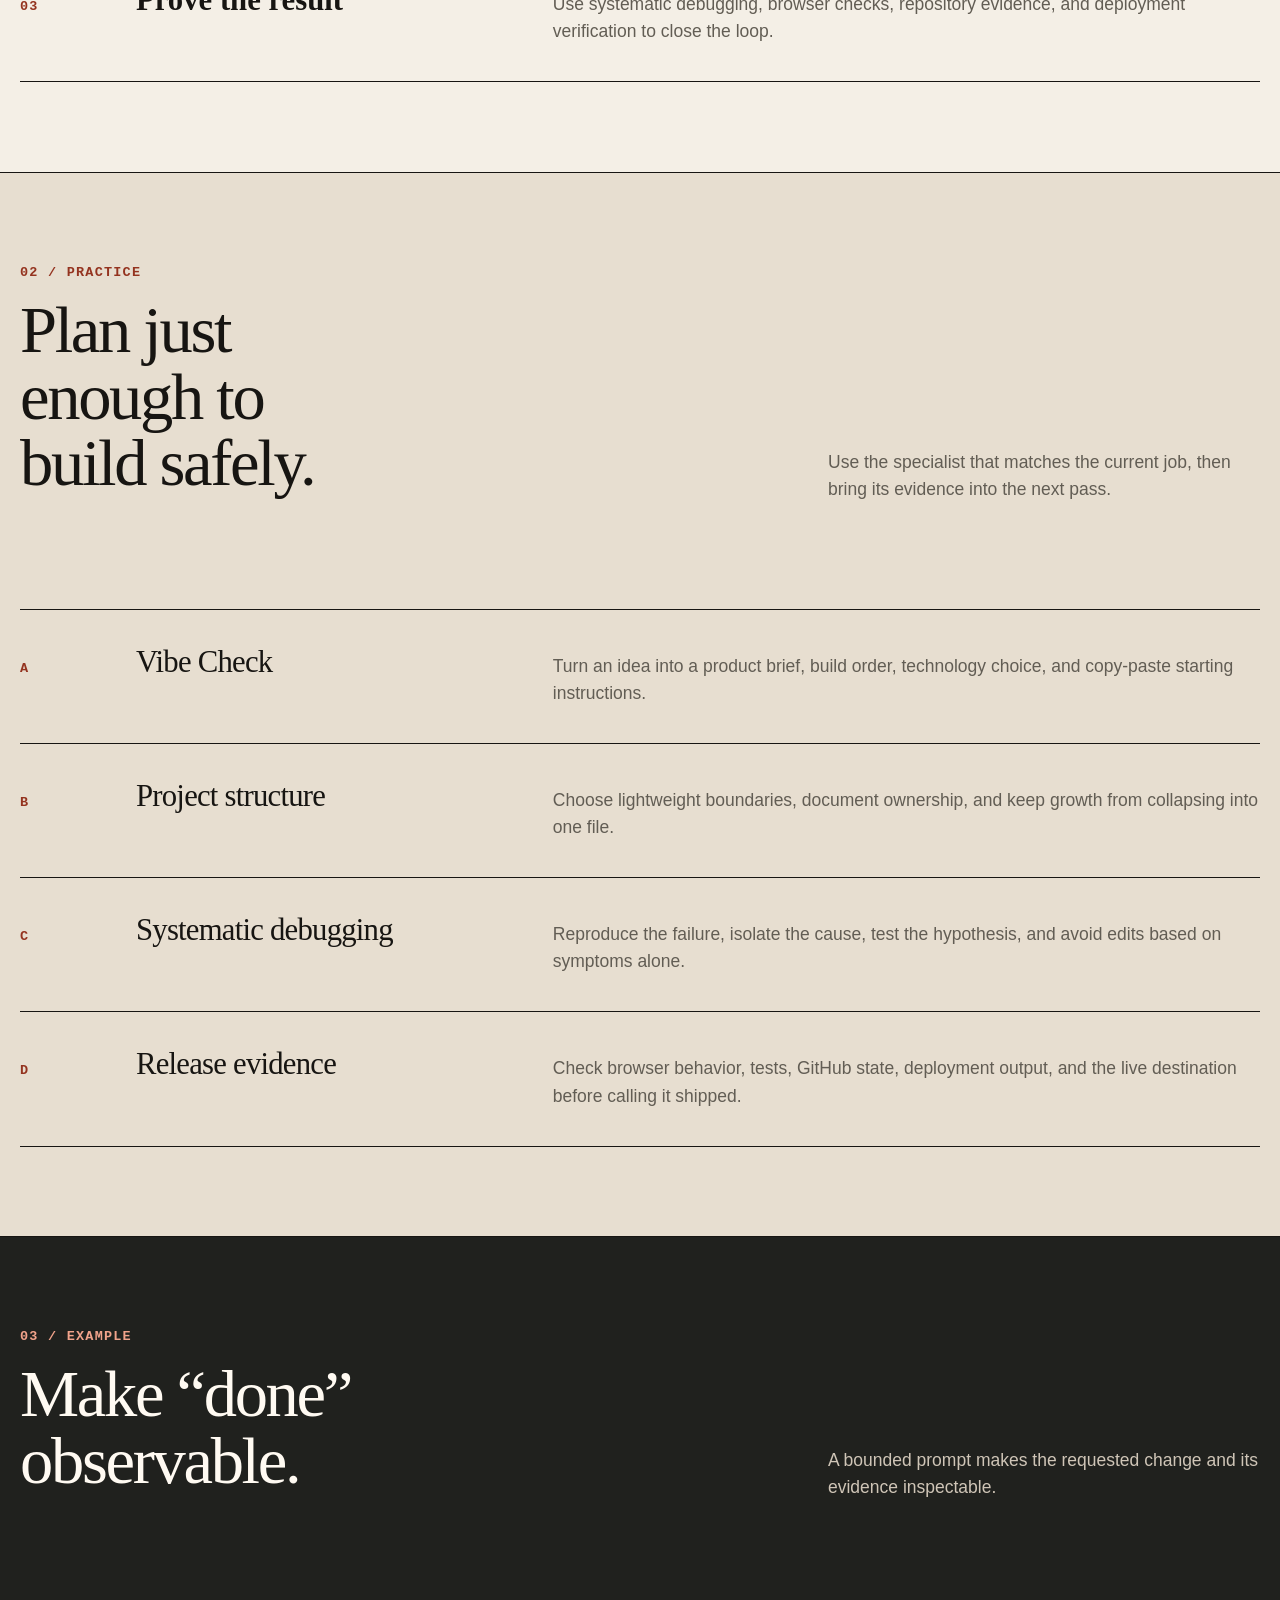
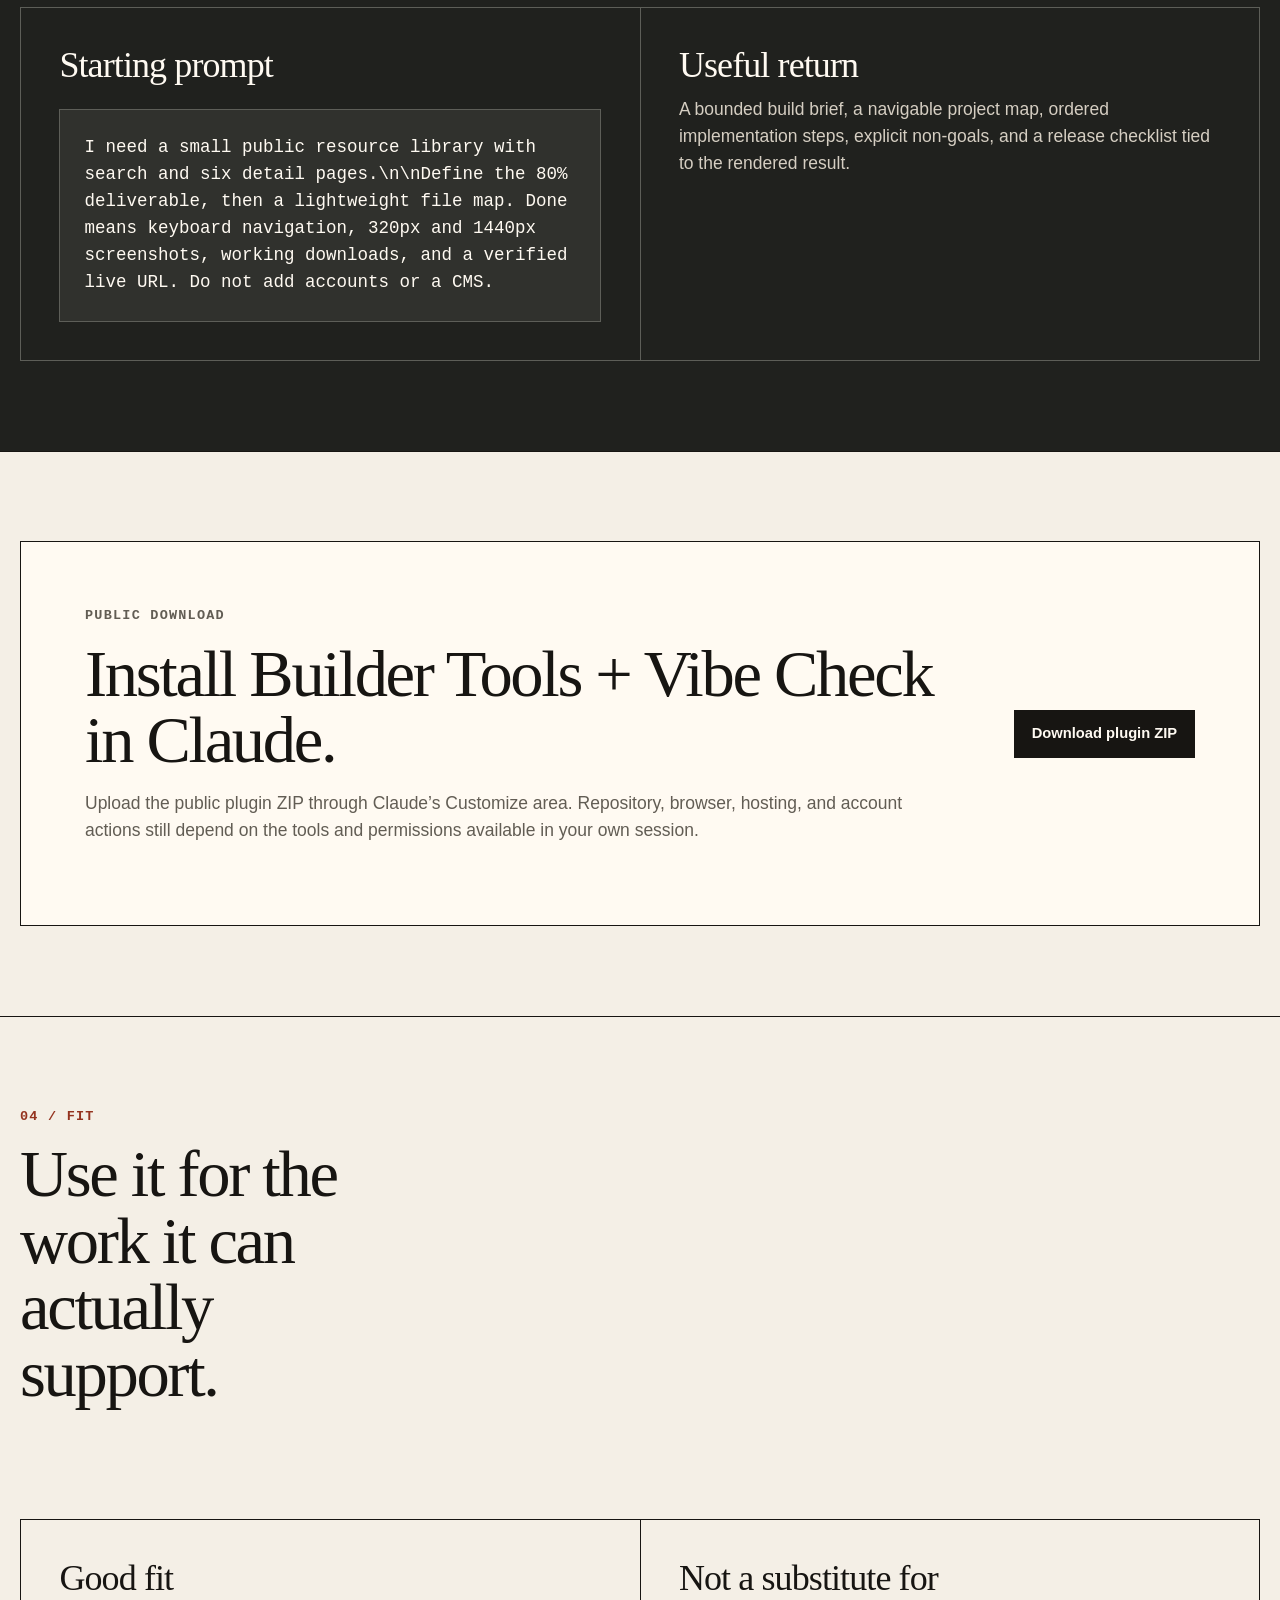
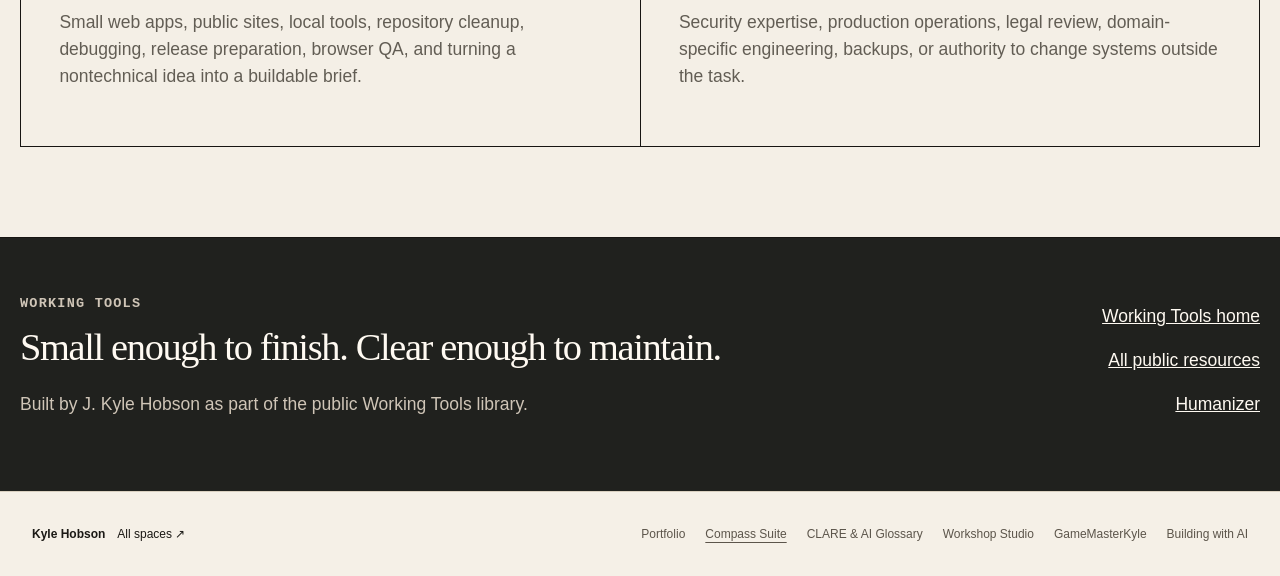
<file: builder-tools/index.html>
<!DOCTYPE html>
<html lang="en">
<head>
  <script src="../migration/forward.js"></script>
  <meta charset="utf-8">
  <meta name="viewport" content="width=device-width, initial-scale=1">
  <title>Builder Tools + Vibe Check — Working Tools</title>
  <meta name="description" content="An installable Claude collection for project structure, debugging, GitHub workflows, browser checks, deployment, and beginner-safe building.">
  <link rel="canonical" href="https://jonathankhobson.github.io/compass-suite/builder-tools/">
  <meta name="theme-color" content="#f5f0e7">
  <link rel="icon" type="image/png" sizes="32x32" href="/compass-suite/assets/brand/working-tools-favicon-32.png">
  <link rel="apple-touch-icon" sizes="180x180" href="/compass-suite/assets/brand/working-tools-icon-180.png">
  <link rel="stylesheet" href="../assets/css/main.css">
  <link rel="stylesheet" href="../assets/css/network-frame.css">
<link rel="stylesheet" href="../network/navigation.css?v=4"><script src="../network/navigation.js?v=2" defer></script>
</head>
<body>
  <noscript><p>Working Tools has a new home. <a href="https://working-tools.jkylehobson.chatgpt.site/builder-tools/">Open this page on Working Tools</a>.</p></noscript>
<!-- kh-network:start -->
<nav class="kh-network" data-kh-space="compass" aria-label="Kyle Hobson’s spaces">
  <div class="kh-inner">
    <a class="kh-home" href="https://jonathankhobson.github.io/portfolio/spaces/" aria-label="Kyle Hobson, all spaces home"><span class="kh-home-symbol" aria-hidden="true">↖</span>Kyle Hobson</a>
    <span class="kh-current">Compass Suite</span>
    <details class="kh-menu"><summary>All spaces <span class="kh-caret" aria-hidden="true">⌄</span></summary>
      <div class="kh-panel"><div class="kh-panel-top"><a href="https://jonathankhobson.github.io/portfolio/spaces/">All spaces home →</a><p class="kh-note">Work, tools, learning, and play.</p></div>
        <div class="kh-destinations"><a class="kh-destination" href="https://jonathankhobson.github.io/portfolio/"><strong>Portfolio</strong><small>Design, research, AI &amp; learning</small></a><a class="kh-destination" href="https://jonathankhobson.github.io/compass-suite/" aria-current="location"><strong>Compass Suite<em>Here</em></strong><small>Practical tools for your next task</small></a><a class="kh-destination" href="https://jonathankhobson.github.io/AI/#/"><strong>CLARE &amp; AI Glossary</strong><small>Prompting tools &amp; the AI glossary</small></a><a class="kh-destination" href="https://jonathankhobson.github.io/portfolio/workshop-studio/"><strong>Workshop Studio</strong><small>Explore the studio, then open the app</small></a><a class="kh-destination" href="https://jonathankhobson.github.io/gm/"><strong>GameMasterKyle</strong><small>Tabletop adventures &amp; creative work</small></a><a class="kh-destination" href="https://kyle-learning-to-build-with-ai.jkylehobson.chatgpt.site/"><strong>Building with AI</strong><small>The story behind the evolving work</small></a></div>
      </div>
    </details>
  </div>
</nav>
<!-- kh-network:end -->

  <a class="skip-link" href="#main">Skip to the work</a>
  <header class="site-header">
    <a class="brand-link" href="../" aria-label="Working Tools home"><span class="work-mark" aria-hidden="true"></span><span>Working Tools</span></a>
    <span class="header-note">Builder Tools + Vibe Check</span>
    <button class="menu-toggle" type="button" aria-expanded="false" aria-controls="site-nav" data-menu-toggle>Menu</button>
    <nav class="site-nav" id="site-nav" data-site-nav aria-label="Primary navigation"><ul class="site-nav-list"><li><a href="#practice">What it does</a></li><li><a href="#example">Example</a></li><li><a href="#download">Download</a></li><li><a href="../#library">Full library</a></li></ul></nav>
  </header>
  <main class="collection-main" id="main">
    <section class="collection-hero" aria-labelledby="page-title">
      <div><p class="eyebrow">Public Claude plugin / Build practice</p><h1 id="page-title">Turn the idea into a build you can still navigate.</h1><p class="collection-lede">Builder Tools + Vibe Check helps translate plain language into bounded work, choose a maintainable project shape, diagnose evidence before editing, test the rendered surface, and ship with proof.</p><div class="button-row"><a class="button button-primary" href="#download">Download builder tools</a><a class="button button-quiet" href="#practice">See the practice</a></div></div>
      <aside class="collection-specimen" aria-label="Builder Tools + Vibe Check working specimen"><p class="eyebrow">Build loop / 05</p><h2>The error is evidence.</h2><p class="specimen-result">Reproduce → isolate → explain the cause → change the smallest surface → run the check again.</p><p class="meta-line"><span>Observe</span><span>Repair</span><span>Verify</span></p></aside>
    </section>
    <section class="collection-section" aria-labelledby="outcomes-title"><div class="collection-section-inner"><div class="collection-heading"><div><p class="section-index">01 / Outcomes</p><h2 id="outcomes-title">Keep the build legible from start to finish.</h2></div><p>The collection favors a small finishable path, clear ownership, and verification proportional to risk.</p></div><ol class="outcome-list"><li><span class="row-index">01</span><strong>Bound the deliverable</strong><p>Translate the idea into a concrete result, acceptance checks, non-goals, and the next safe action.</p></li><li><span class="row-index">02</span><strong>Structure the work</strong><p>Give files, modules, and responsibilities clear homes before a single draft becomes the whole application.</p></li><li><span class="row-index">03</span><strong>Prove the result</strong><p>Use systematic debugging, browser checks, repository evidence, and deployment verification to close the loop.</p></li></ol></div></section>
    <section class="collection-section practice-section" id="practice" aria-labelledby="practice-title"><div class="collection-section-inner"><div class="collection-heading"><div><p class="section-index">02 / Practice</p><h2 id="practice-title">Plan just enough to build safely.</h2></div><p>Use the specialist that matches the current job, then bring its evidence into the next pass.</p></div><div class="practice-list"><article class="practice-row"><span class="row-index">A</span><h3>Vibe Check</h3><p>Turn an idea into a product brief, build order, technology choice, and copy-paste starting instructions.</p></article><article class="practice-row"><span class="row-index">B</span><h3>Project structure</h3><p>Choose lightweight boundaries, document ownership, and keep growth from collapsing into one file.</p></article><article class="practice-row"><span class="row-index">C</span><h3>Systematic debugging</h3><p>Reproduce the failure, isolate the cause, test the hypothesis, and avoid edits based on symptoms alone.</p></article><article class="practice-row"><span class="row-index">D</span><h3>Release evidence</h3><p>Check browser behavior, tests, GitHub state, deployment output, and the live destination before calling it shipped.</p></article></div></div></section>
    <section class="collection-section example-section" id="example" aria-labelledby="example-title"><div class="collection-section-inner"><div class="collection-heading"><div><p class="section-index">03 / Example</p><h2 id="example-title">Make “done” observable.</h2></div><p>A bounded prompt makes the requested change and its evidence inspectable.</p></div><div class="example-grid"><article class="example-panel"><h3>Starting prompt</h3><pre>I need a small public resource library with search and six detail pages.\n\nDefine the 80% deliverable, then a lightweight file map. Done means keyboard navigation, 320px and 1440px screenshots, working downloads, and a verified live URL. Do not add accounts or a CMS.</pre></article><article class="example-panel"><h3>Useful return</h3><p>A bounded build brief, a navigable project map, ordered implementation steps, explicit non-goals, and a release checklist tied to the rendered result.</p></article></div></div></section>
    <section class="collection-section" id="download" aria-labelledby="download-title"><div class="collection-section-inner"><div class="install-callout"><div><p class="eyebrow">Public download</p><h2 id="download-title">Install Builder Tools + Vibe Check in Claude.</h2><p>Upload the public plugin ZIP through Claude’s Customize area. Repository, browser, hosting, and account actions still depend on the tools and permissions available in your own session.</p></div><a class="button button-primary" href="https://jonathankhobson.github.io/shareables/s/humanizer-writing-enhancement/downloads/builder-tools-vibe-check-claude-plugin.zip" download>Download plugin ZIP</a></div></div></section>
    <section class="collection-section" aria-labelledby="fit-title"><div class="collection-section-inner"><div class="collection-heading"><div><p class="section-index">04 / Fit</p><h2 id="fit-title">Use it for the work it can actually support.</h2></div></div><div class="fit-grid"><article class="fit-panel"><h3>Good fit</h3><p>Small web apps, public sites, local tools, repository cleanup, debugging, release preparation, browser QA, and turning a nontechnical idea into a buildable brief.</p></article><article class="fit-panel"><h3>Not a substitute for</h3><p>Security expertise, production operations, legal review, domain-specific engineering, backups, or authority to change systems outside the task.</p></article></div></div></section>
  </main>
  <footer class="collection-footer"><div class="collection-footer-inner"><div><p class="eyebrow">Working Tools</p><h2>Small enough to finish. Clear enough to maintain.</h2><p>Built by J. Kyle Hobson as part of the public Working Tools library.</p></div><nav aria-label="Footer"><a href="../">Working Tools home</a><a href="../#library">All public resources</a><a href="https://jonathankhobson.github.io/shareables/s/humanizer-writing-enhancement/">Humanizer</a></nav></div></footer>
  <script type="module" src="../assets/js/network-frame.js"></script>
  <script type="module" src="../assets/js/collection.js"></script>
<!-- kh-footer:start -->
<nav class="kh-footer" data-kh-space="compass" aria-label="Explore Kyle Hobson’s other spaces">
  <div class="kh-footer-inner"><a class="kh-footer-home" href="https://jonathankhobson.github.io/portfolio/spaces/">Kyle Hobson <span>All spaces ↗</span></a>
  <div class="kh-footer-links"><a href="https://jonathankhobson.github.io/portfolio/">Portfolio</a><a href="https://jonathankhobson.github.io/compass-suite/" aria-current="location">Compass Suite</a><a href="https://jonathankhobson.github.io/AI/#/">CLARE &amp; AI Glossary</a><a href="https://jonathankhobson.github.io/portfolio/workshop-studio/">Workshop Studio</a><a href="https://jonathankhobson.github.io/gm/">GameMasterKyle</a><a href="https://kyle-learning-to-build-with-ai.jkylehobson.chatgpt.site/">Building with AI</a></div></div>
</nav>
<!-- kh-footer:end -->
</body>
</html>
</file>
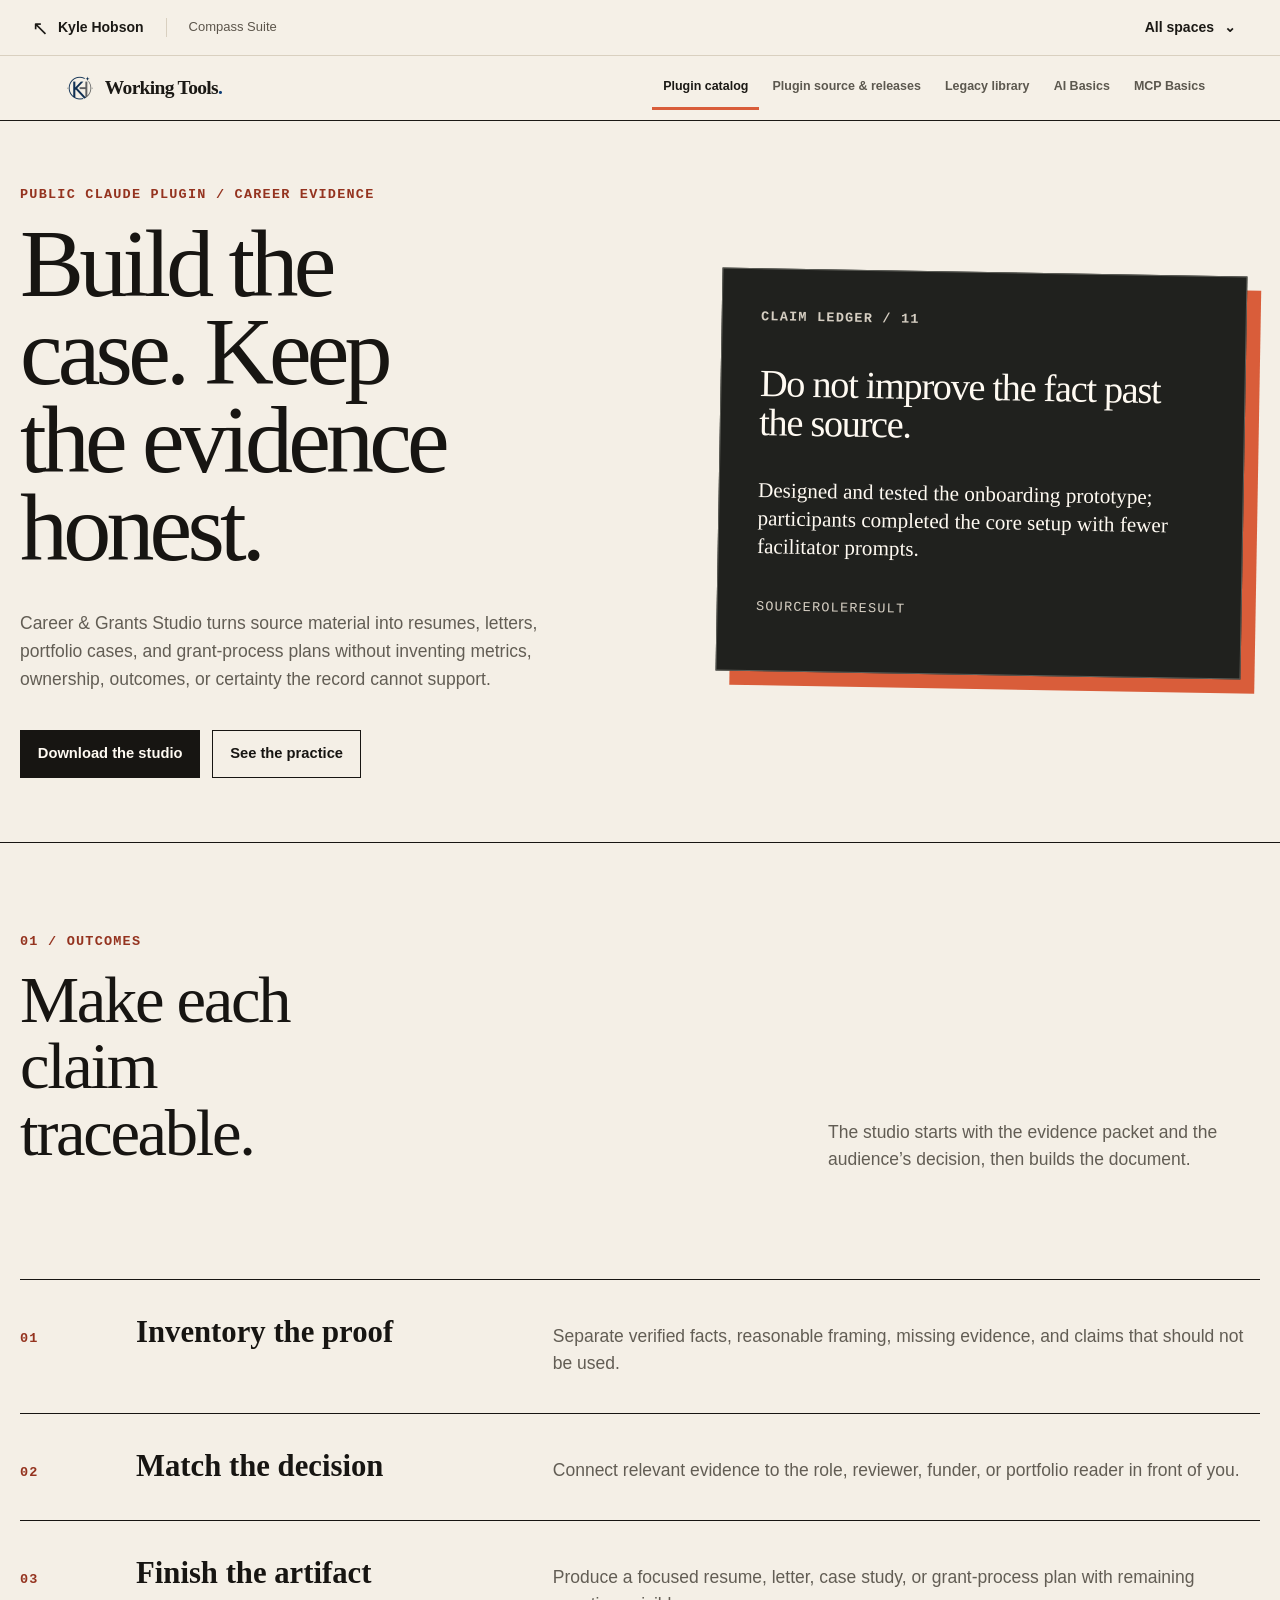
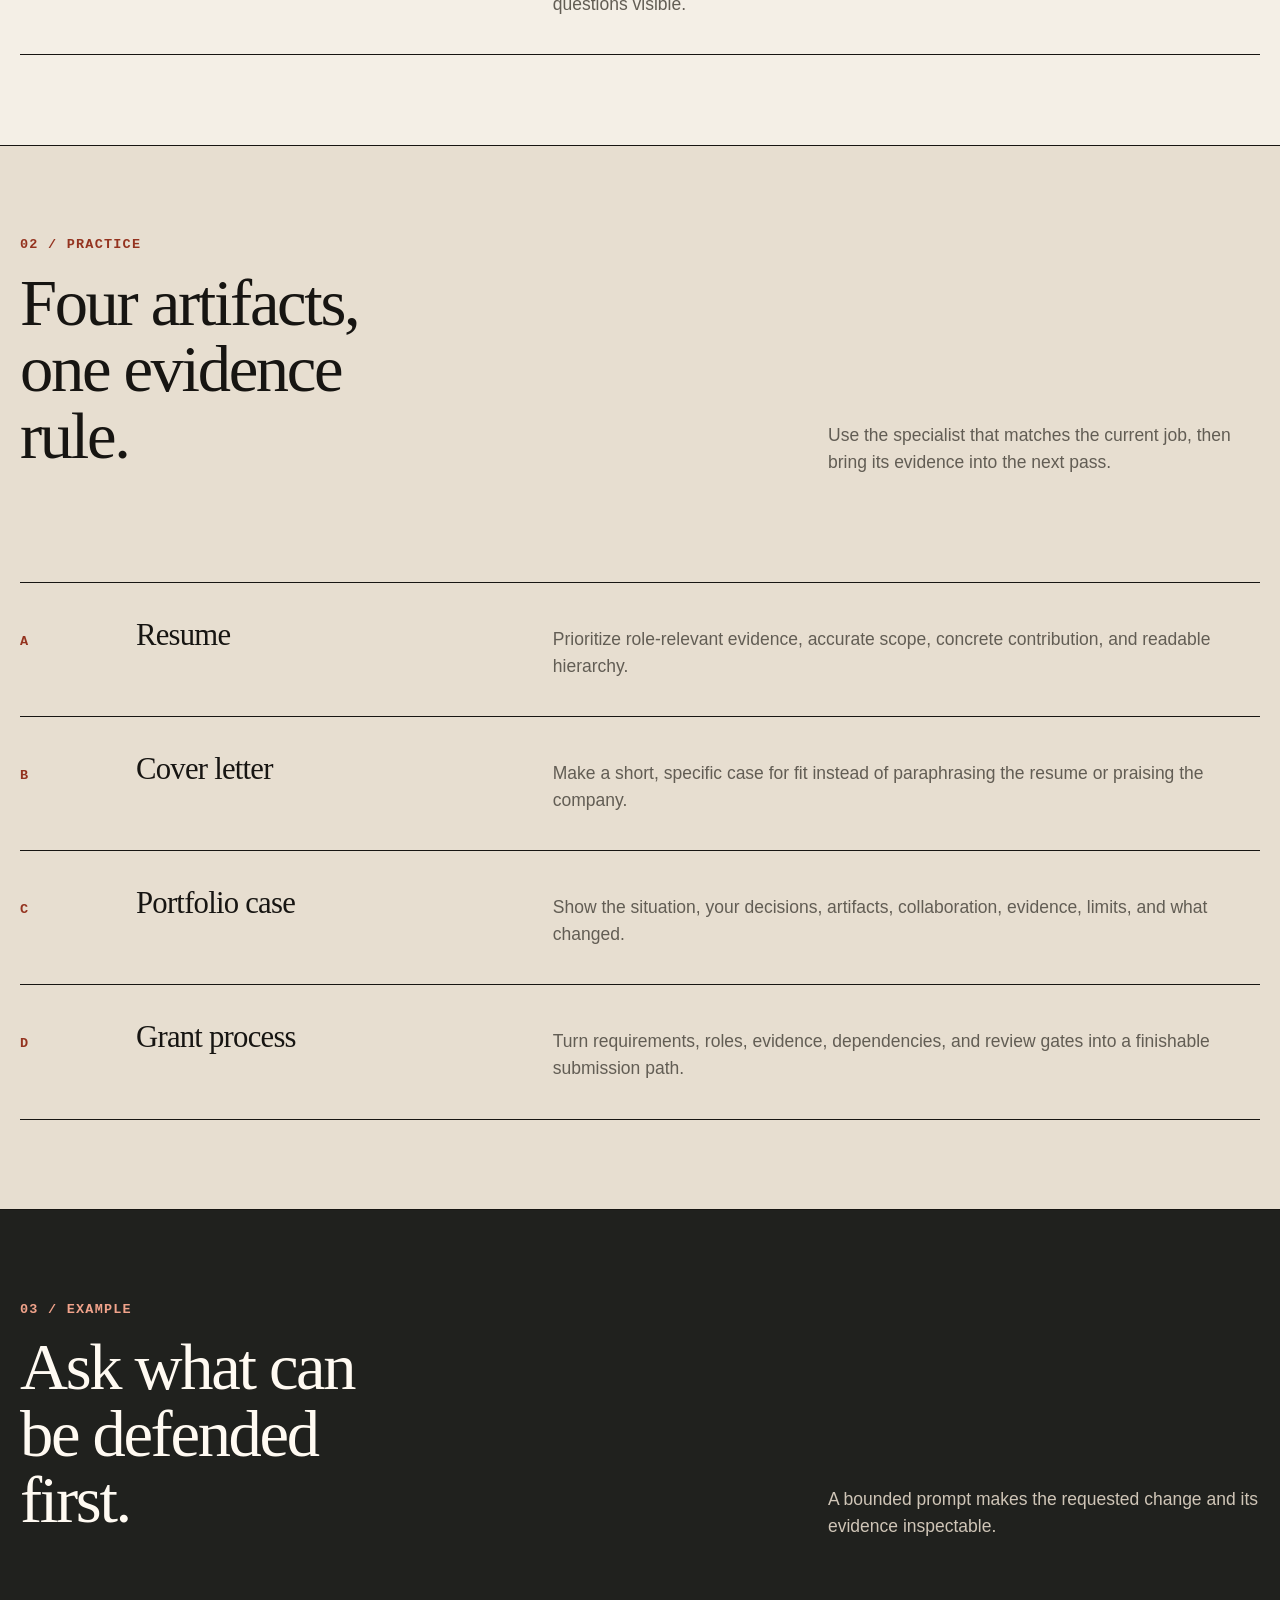
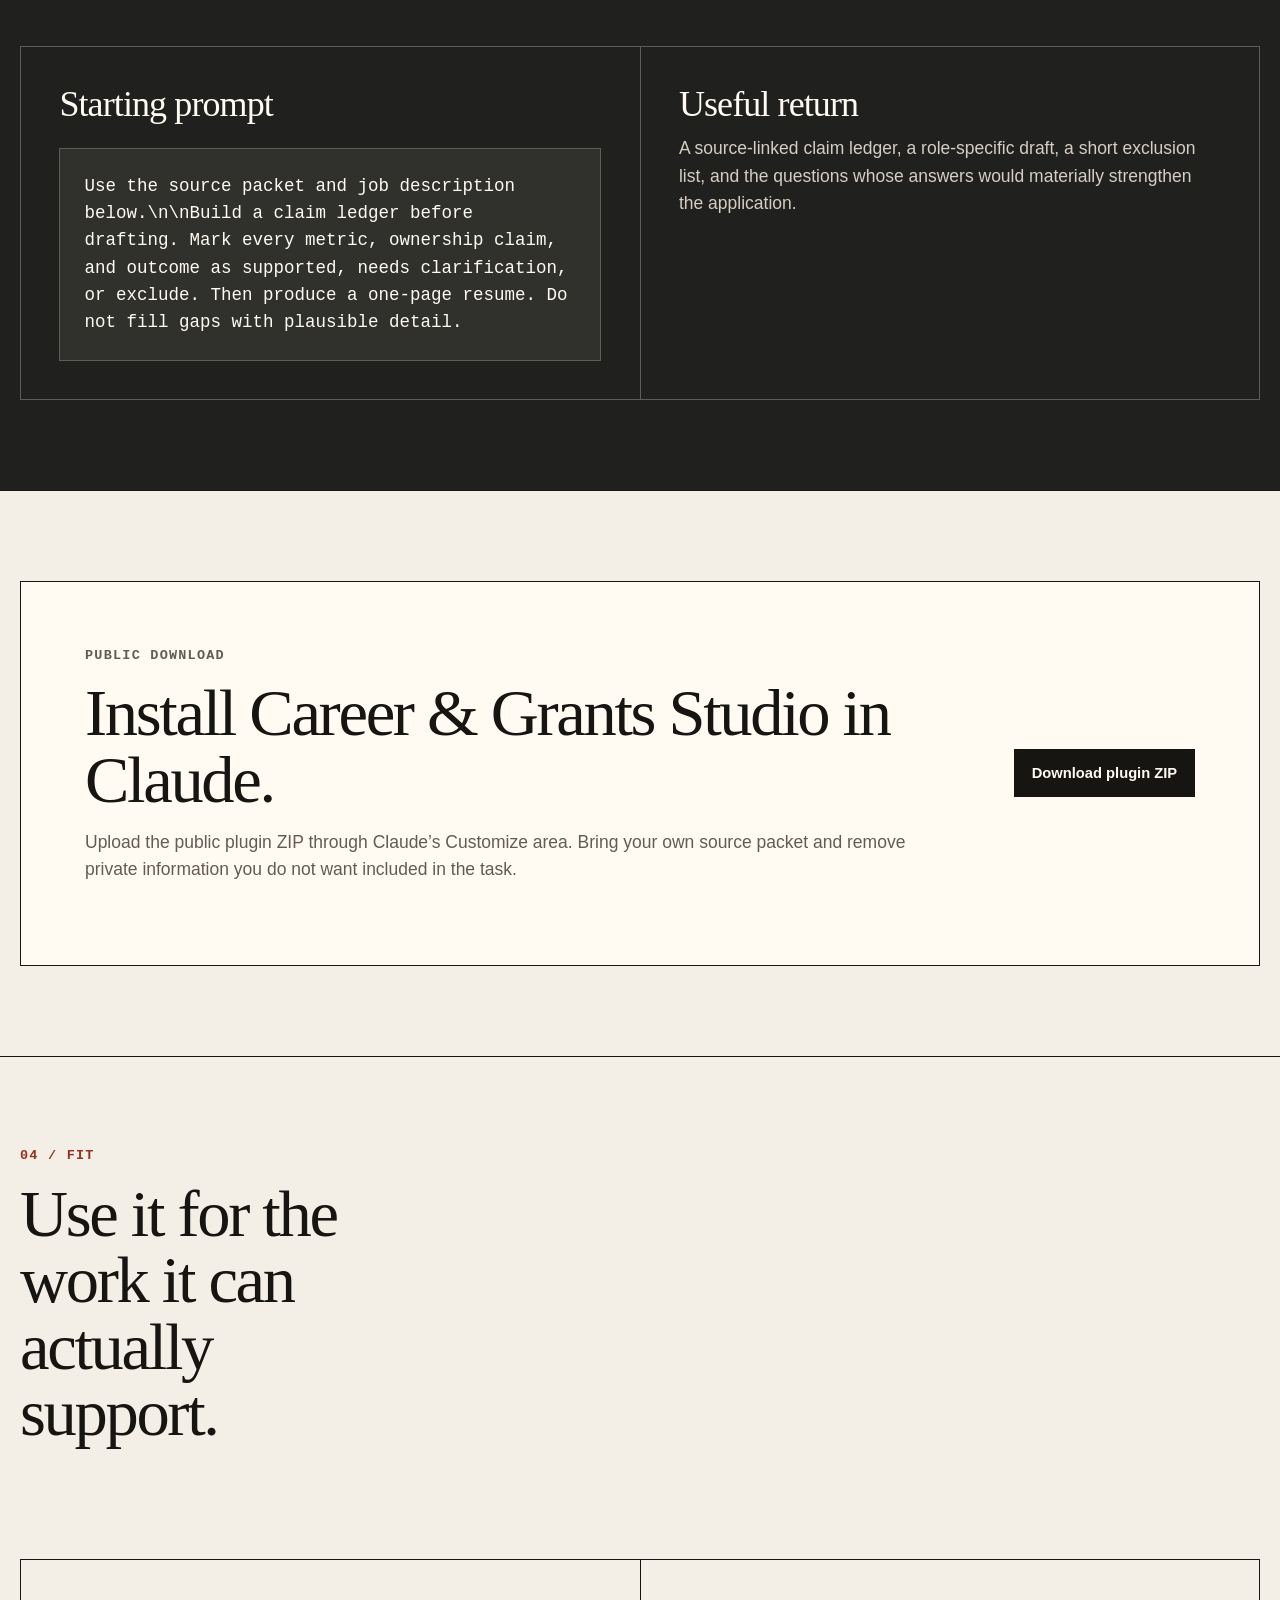
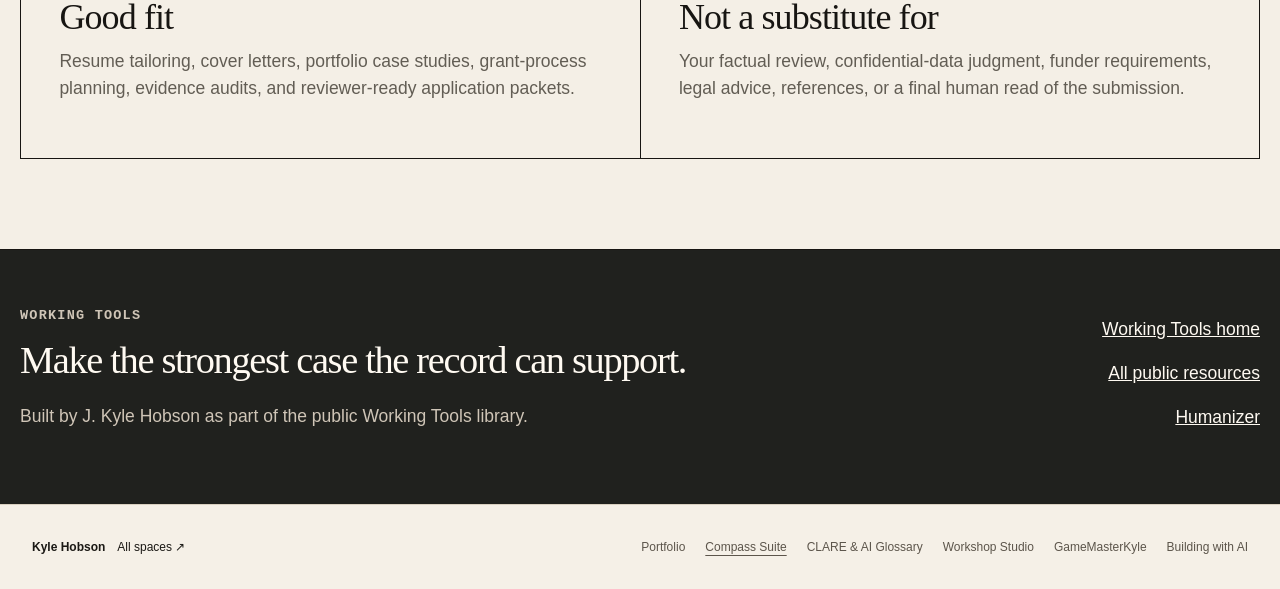
<file: career-grants-studio/index.html>
<!DOCTYPE html>
<html lang="en">
<head>
  <script src="../migration/forward.js"></script>
  <meta charset="utf-8">
  <meta name="viewport" content="width=device-width, initial-scale=1">
  <title>Career &amp; Grants Studio — Working Tools</title>
  <meta name="description" content="An installable Claude collection for resumes, cover letters, portfolios, and grant-process work grounded in defensible evidence.">
  <link rel="canonical" href="https://jonathankhobson.github.io/compass-suite/career-grants-studio/">
  <meta name="theme-color" content="#f5f0e7">
  <link rel="icon" type="image/png" sizes="32x32" href="/compass-suite/assets/brand/working-tools-favicon-32.png">
  <link rel="apple-touch-icon" sizes="180x180" href="/compass-suite/assets/brand/working-tools-icon-180.png">
  <link rel="stylesheet" href="../assets/css/main.css">
  <link rel="stylesheet" href="../assets/css/network-frame.css">
<link rel="stylesheet" href="../network/navigation.css?v=4"><script src="../network/navigation.js?v=2" defer></script>
</head>
<body>
  <noscript><p>Working Tools has a new home. <a href="https://working-tools.jkylehobson.chatgpt.site/career-grants-studio/">Open this page on Working Tools</a>.</p></noscript>
<!-- kh-network:start -->
<nav class="kh-network" data-kh-space="compass" aria-label="Kyle Hobson’s spaces">
  <div class="kh-inner">
    <a class="kh-home" href="https://jonathankhobson.github.io/portfolio/spaces/" aria-label="Kyle Hobson, all spaces home"><span class="kh-home-symbol" aria-hidden="true">↖</span>Kyle Hobson</a>
    <span class="kh-current">Compass Suite</span>
    <details class="kh-menu"><summary>All spaces <span class="kh-caret" aria-hidden="true">⌄</span></summary>
      <div class="kh-panel"><div class="kh-panel-top"><a href="https://jonathankhobson.github.io/portfolio/spaces/">All spaces home →</a><p class="kh-note">Work, tools, learning, and play.</p></div>
        <div class="kh-destinations"><a class="kh-destination" href="https://jonathankhobson.github.io/portfolio/"><strong>Portfolio</strong><small>Design, research, AI &amp; learning</small></a><a class="kh-destination" href="https://jonathankhobson.github.io/compass-suite/" aria-current="location"><strong>Compass Suite<em>Here</em></strong><small>Practical tools for your next task</small></a><a class="kh-destination" href="https://jonathankhobson.github.io/AI/#/"><strong>CLARE &amp; AI Glossary</strong><small>Prompting tools &amp; the AI glossary</small></a><a class="kh-destination" href="https://jonathankhobson.github.io/portfolio/workshop-studio/"><strong>Workshop Studio</strong><small>Explore the studio, then open the app</small></a><a class="kh-destination" href="https://jonathankhobson.github.io/gm/"><strong>GameMasterKyle</strong><small>Tabletop adventures &amp; creative work</small></a><a class="kh-destination" href="https://kyle-learning-to-build-with-ai.jkylehobson.chatgpt.site/"><strong>Building with AI</strong><small>The story behind the evolving work</small></a></div>
      </div>
    </details>
  </div>
</nav>
<!-- kh-network:end -->

  <a class="skip-link" href="#main">Skip to the work</a>
  <header class="site-header">
    <a class="brand-link" href="../" aria-label="Working Tools home"><span class="work-mark" aria-hidden="true"></span><span>Working Tools</span></a>
    <span class="header-note">Career &amp; Grants Studio</span>
    <button class="menu-toggle" type="button" aria-expanded="false" aria-controls="site-nav" data-menu-toggle>Menu</button>
    <nav class="site-nav" id="site-nav" data-site-nav aria-label="Primary navigation"><ul class="site-nav-list"><li><a href="#practice">What it does</a></li><li><a href="#example">Example</a></li><li><a href="#download">Download</a></li><li><a href="../#library">Full library</a></li></ul></nav>
  </header>
  <main class="collection-main" id="main">
    <section class="collection-hero" aria-labelledby="page-title">
      <div><p class="eyebrow">Public Claude plugin / Career evidence</p><h1 id="page-title">Build the case. Keep the evidence honest.</h1><p class="collection-lede">Career &amp; Grants Studio turns source material into resumes, letters, portfolio cases, and grant-process plans without inventing metrics, ownership, outcomes, or certainty the record cannot support.</p><div class="button-row"><a class="button button-primary" href="#download">Download the studio</a><a class="button button-quiet" href="#practice">See the practice</a></div></div>
      <aside class="collection-specimen" aria-label="Career &amp; Grants Studio working specimen"><p class="eyebrow">Claim ledger / 11</p><h2>Do not improve the fact past the source.</h2><p class="specimen-result">Designed and tested the onboarding prototype; participants completed the core setup with fewer facilitator prompts.</p><p class="meta-line"><span>Source</span><span>Role</span><span>Result</span></p></aside>
    </section>
    <section class="collection-section" aria-labelledby="outcomes-title"><div class="collection-section-inner"><div class="collection-heading"><div><p class="section-index">01 / Outcomes</p><h2 id="outcomes-title">Make each claim traceable.</h2></div><p>The studio starts with the evidence packet and the audience’s decision, then builds the document.</p></div><ol class="outcome-list"><li><span class="row-index">01</span><strong>Inventory the proof</strong><p>Separate verified facts, reasonable framing, missing evidence, and claims that should not be used.</p></li><li><span class="row-index">02</span><strong>Match the decision</strong><p>Connect relevant evidence to the role, reviewer, funder, or portfolio reader in front of you.</p></li><li><span class="row-index">03</span><strong>Finish the artifact</strong><p>Produce a focused resume, letter, case study, or grant-process plan with remaining questions visible.</p></li></ol></div></section>
    <section class="collection-section practice-section" id="practice" aria-labelledby="practice-title"><div class="collection-section-inner"><div class="collection-heading"><div><p class="section-index">02 / Practice</p><h2 id="practice-title">Four artifacts, one evidence rule.</h2></div><p>Use the specialist that matches the current job, then bring its evidence into the next pass.</p></div><div class="practice-list"><article class="practice-row"><span class="row-index">A</span><h3>Resume</h3><p>Prioritize role-relevant evidence, accurate scope, concrete contribution, and readable hierarchy.</p></article><article class="practice-row"><span class="row-index">B</span><h3>Cover letter</h3><p>Make a short, specific case for fit instead of paraphrasing the resume or praising the company.</p></article><article class="practice-row"><span class="row-index">C</span><h3>Portfolio case</h3><p>Show the situation, your decisions, artifacts, collaboration, evidence, limits, and what changed.</p></article><article class="practice-row"><span class="row-index">D</span><h3>Grant process</h3><p>Turn requirements, roles, evidence, dependencies, and review gates into a finishable submission path.</p></article></div></div></section>
    <section class="collection-section example-section" id="example" aria-labelledby="example-title"><div class="collection-section-inner"><div class="collection-heading"><div><p class="section-index">03 / Example</p><h2 id="example-title">Ask what can be defended first.</h2></div><p>A bounded prompt makes the requested change and its evidence inspectable.</p></div><div class="example-grid"><article class="example-panel"><h3>Starting prompt</h3><pre>Use the source packet and job description below.\n\nBuild a claim ledger before drafting. Mark every metric, ownership claim, and outcome as supported, needs clarification, or exclude. Then produce a one-page resume. Do not fill gaps with plausible detail.</pre></article><article class="example-panel"><h3>Useful return</h3><p>A source-linked claim ledger, a role-specific draft, a short exclusion list, and the questions whose answers would materially strengthen the application.</p></article></div></div></section>
    <section class="collection-section" id="download" aria-labelledby="download-title"><div class="collection-section-inner"><div class="install-callout"><div><p class="eyebrow">Public download</p><h2 id="download-title">Install Career &amp; Grants Studio in Claude.</h2><p>Upload the public plugin ZIP through Claude’s Customize area. Bring your own source packet and remove private information you do not want included in the task.</p></div><a class="button button-primary" href="https://jonathankhobson.github.io/shareables/s/humanizer-writing-enhancement/downloads/career-grants-studio-claude-plugin.zip" download>Download plugin ZIP</a></div></div></section>
    <section class="collection-section" aria-labelledby="fit-title"><div class="collection-section-inner"><div class="collection-heading"><div><p class="section-index">04 / Fit</p><h2 id="fit-title">Use it for the work it can actually support.</h2></div></div><div class="fit-grid"><article class="fit-panel"><h3>Good fit</h3><p>Resume tailoring, cover letters, portfolio case studies, grant-process planning, evidence audits, and reviewer-ready application packets.</p></article><article class="fit-panel"><h3>Not a substitute for</h3><p>Your factual review, confidential-data judgment, funder requirements, legal advice, references, or a final human read of the submission.</p></article></div></div></section>
  </main>
  <footer class="collection-footer"><div class="collection-footer-inner"><div><p class="eyebrow">Working Tools</p><h2>Make the strongest case the record can support.</h2><p>Built by J. Kyle Hobson as part of the public Working Tools library.</p></div><nav aria-label="Footer"><a href="../">Working Tools home</a><a href="../#library">All public resources</a><a href="https://jonathankhobson.github.io/shareables/s/humanizer-writing-enhancement/">Humanizer</a></nav></div></footer>
  <script type="module" src="../assets/js/network-frame.js"></script>
  <script type="module" src="../assets/js/collection.js"></script>
<!-- kh-footer:start -->
<nav class="kh-footer" data-kh-space="compass" aria-label="Explore Kyle Hobson’s other spaces">
  <div class="kh-footer-inner"><a class="kh-footer-home" href="https://jonathankhobson.github.io/portfolio/spaces/">Kyle Hobson <span>All spaces ↗</span></a>
  <div class="kh-footer-links"><a href="https://jonathankhobson.github.io/portfolio/">Portfolio</a><a href="https://jonathankhobson.github.io/compass-suite/" aria-current="location">Compass Suite</a><a href="https://jonathankhobson.github.io/AI/#/">CLARE &amp; AI Glossary</a><a href="https://jonathankhobson.github.io/portfolio/workshop-studio/">Workshop Studio</a><a href="https://jonathankhobson.github.io/gm/">GameMasterKyle</a><a href="https://kyle-learning-to-build-with-ai.jkylehobson.chatgpt.site/">Building with AI</a></div></div>
</nav>
<!-- kh-footer:end -->
</body>
</html>
</file>
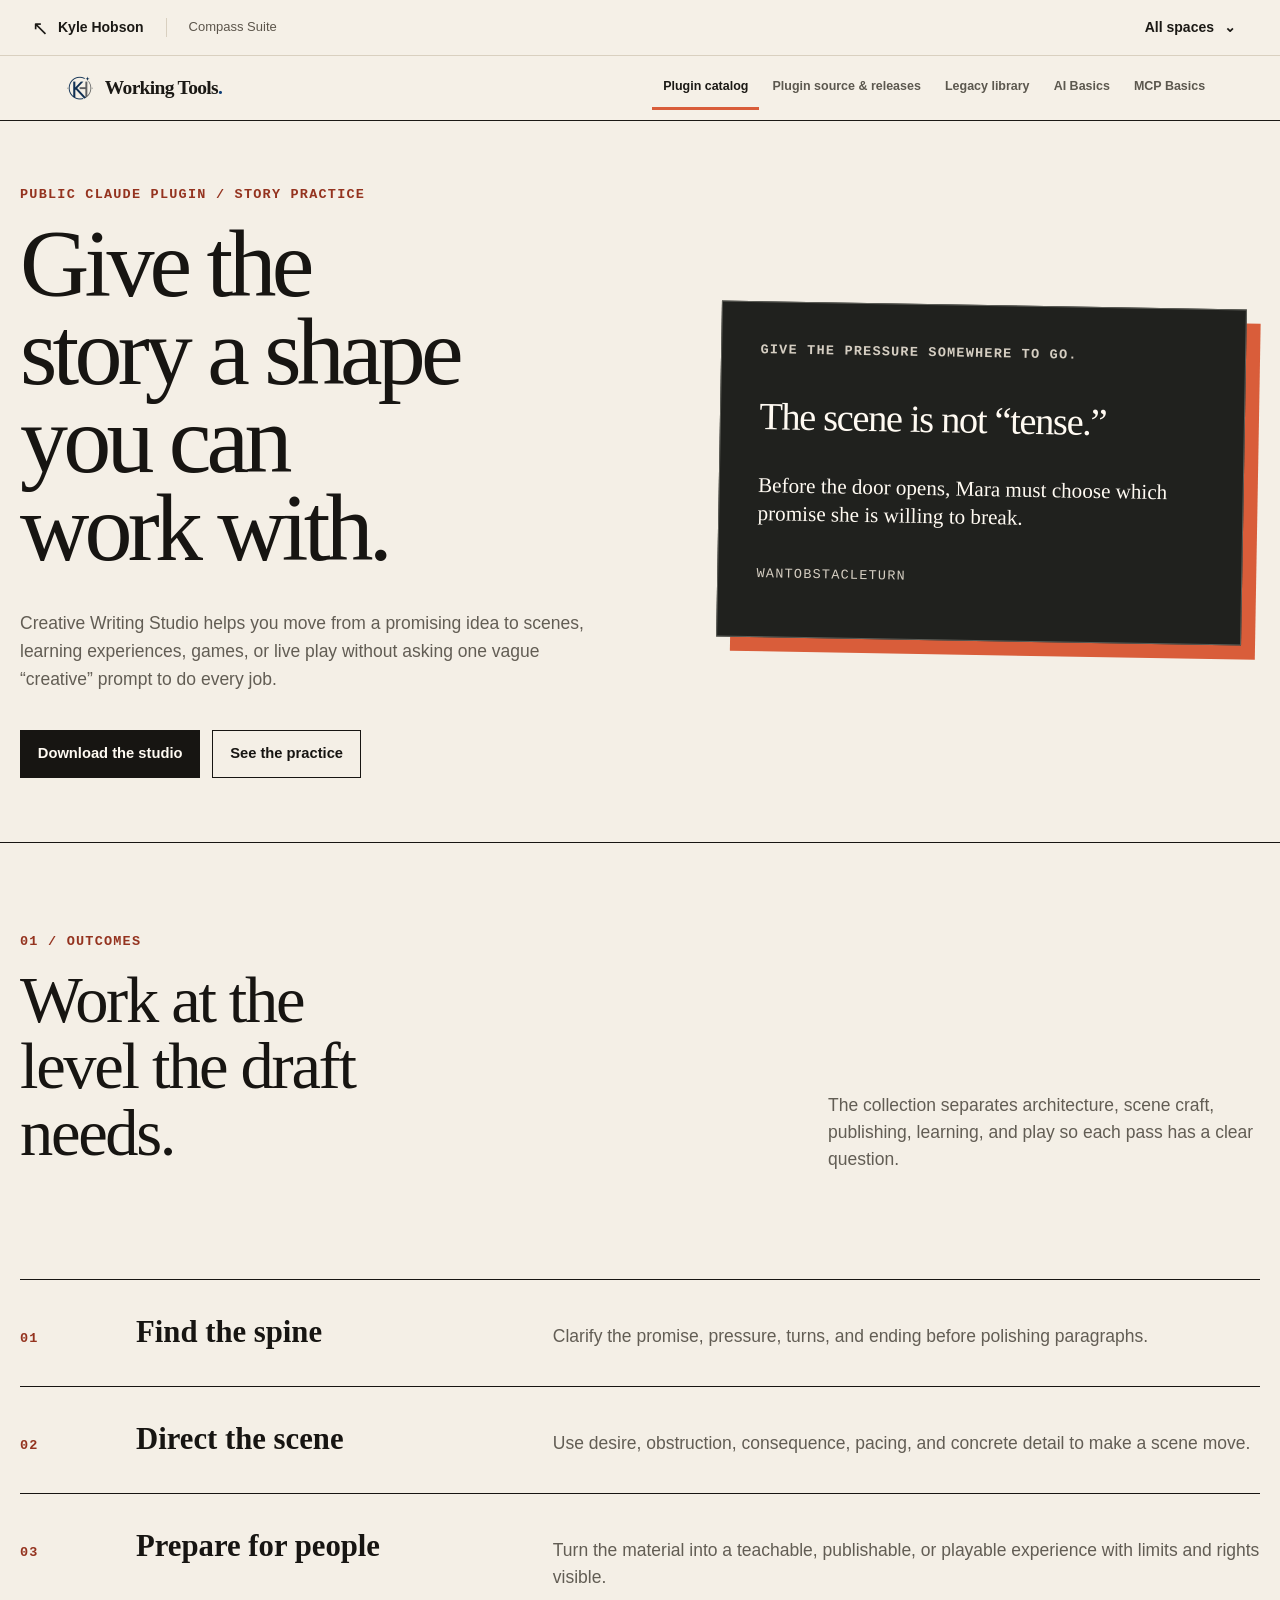
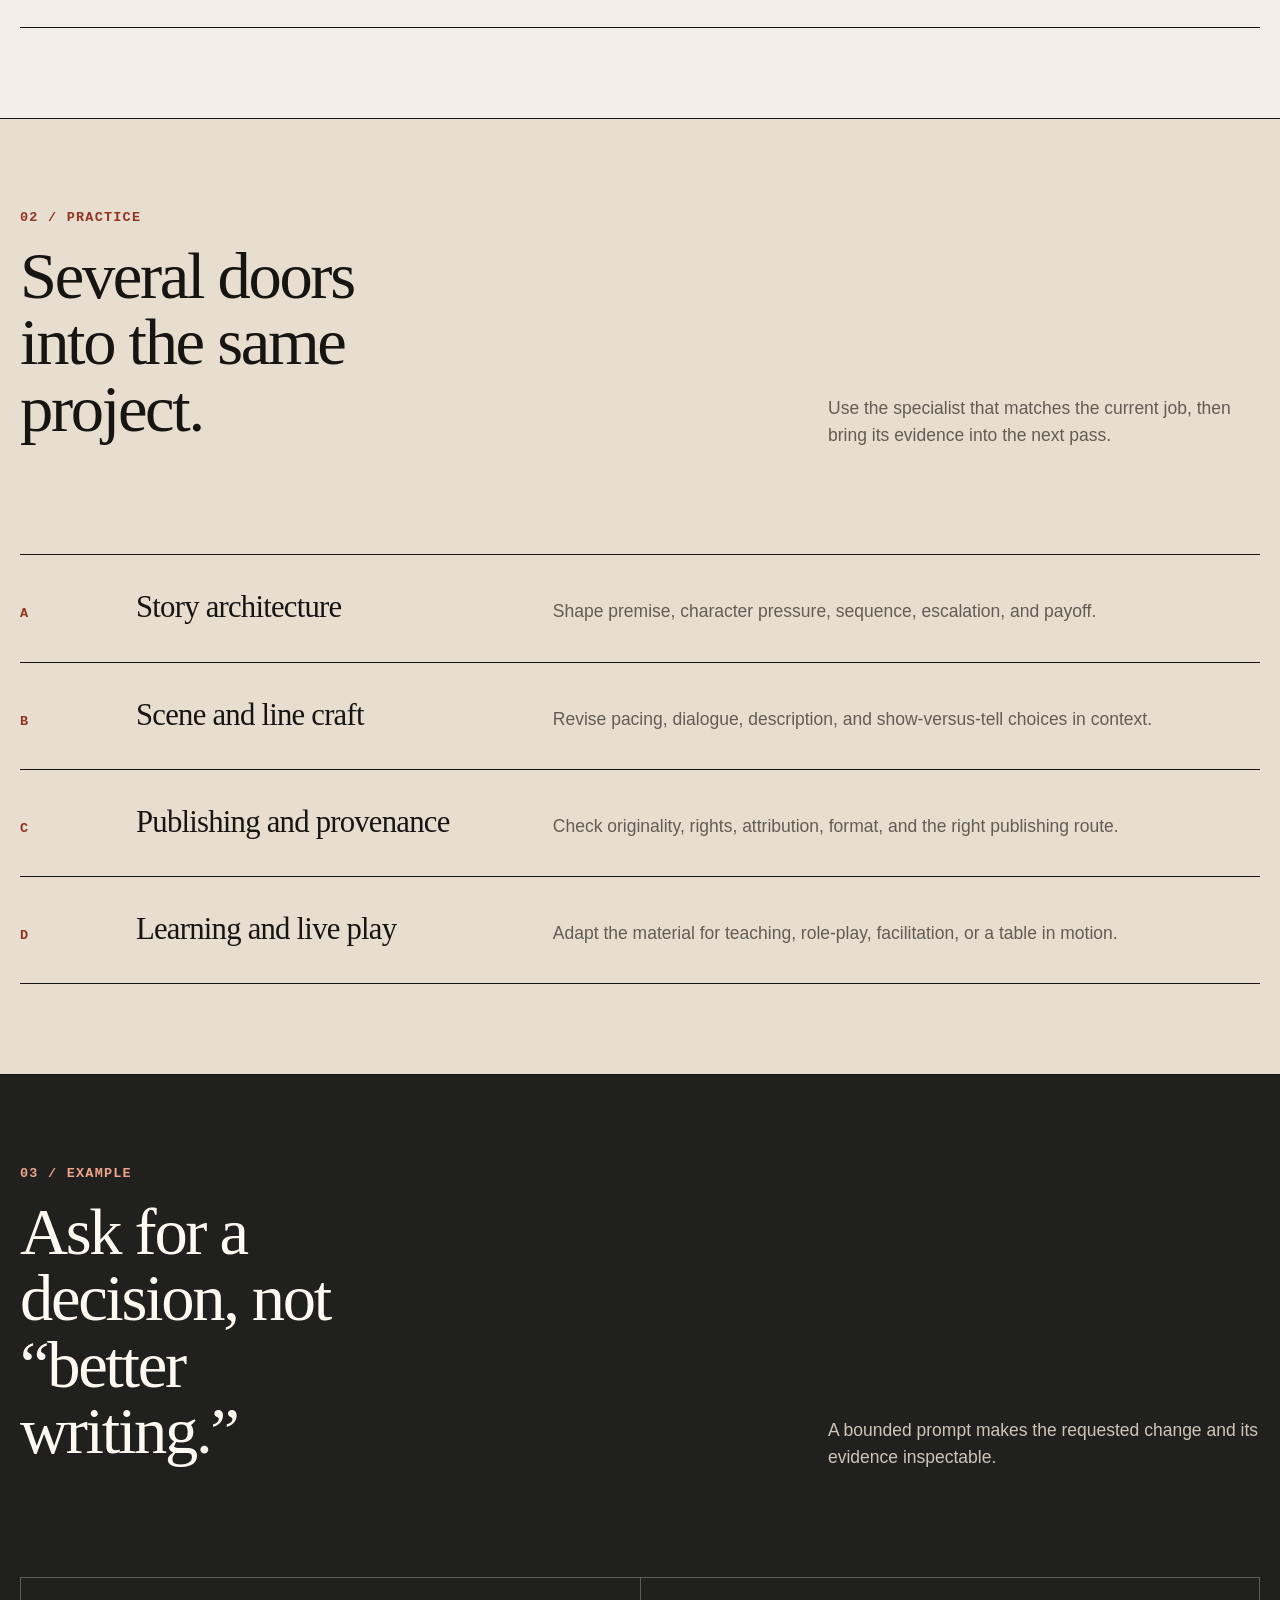
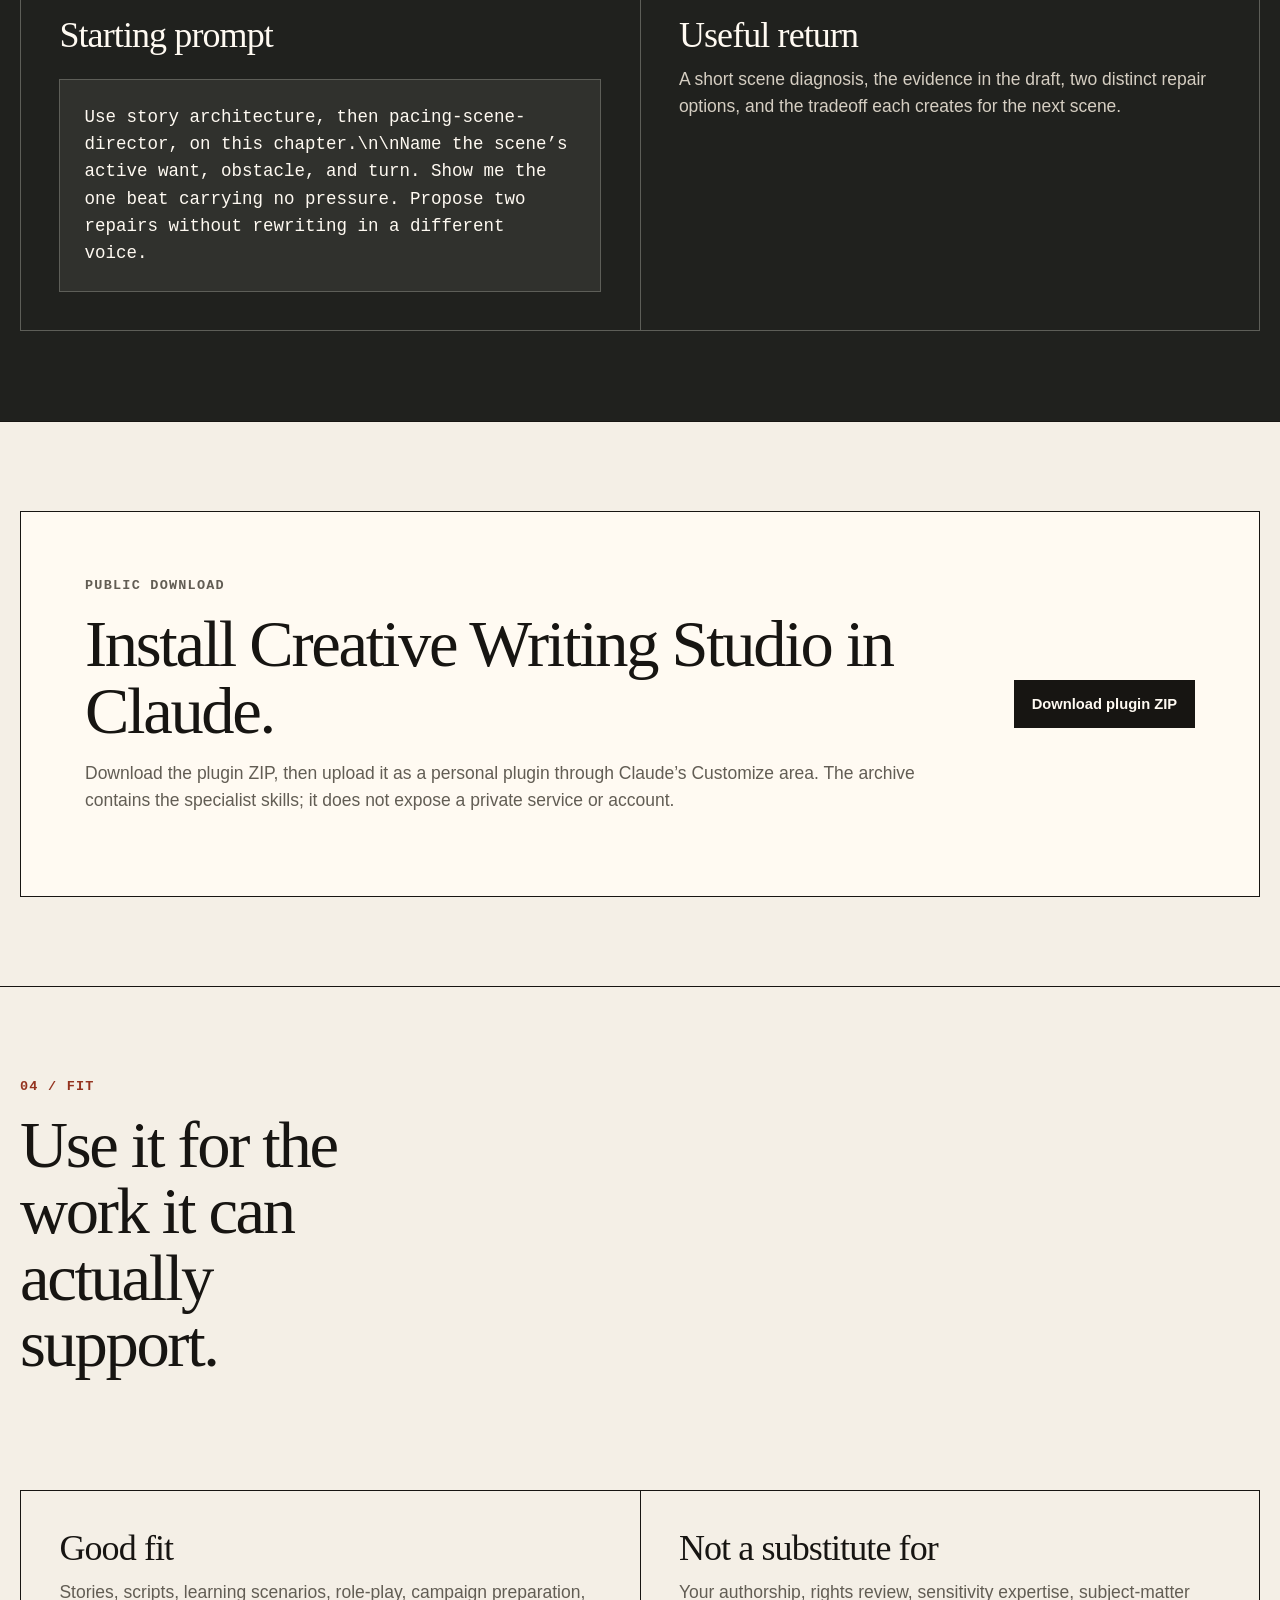
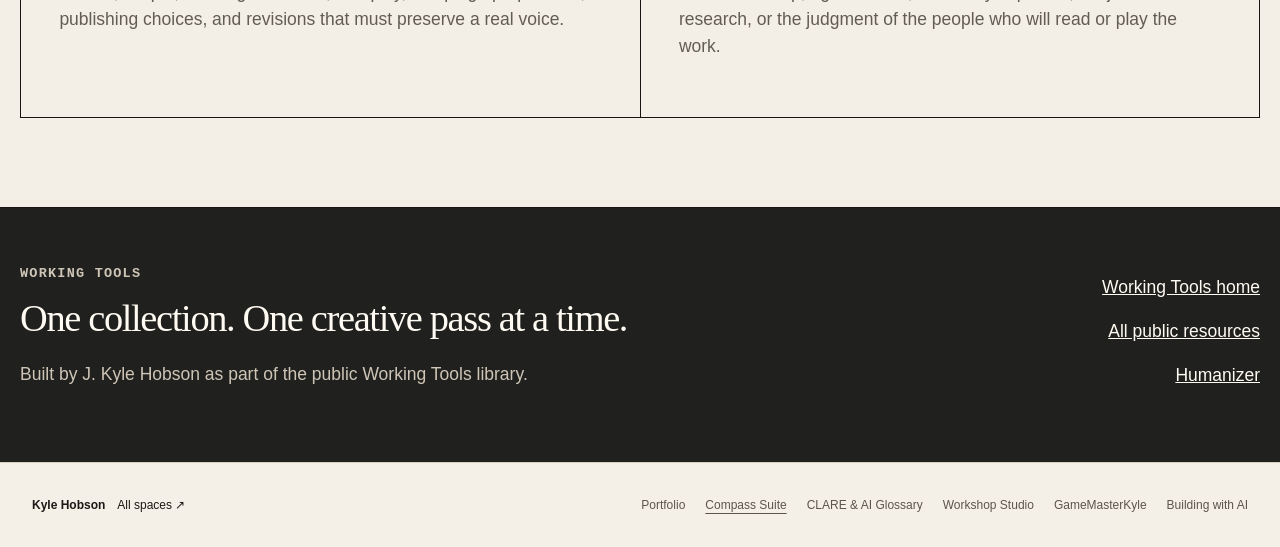
<file: creative-writing-studio/index.html>
<!DOCTYPE html>
<html lang="en">
<head>
  <script src="../migration/forward.js"></script>
  <meta charset="utf-8">
  <meta name="viewport" content="width=device-width, initial-scale=1">
  <title>Creative Writing Studio — Working Tools</title>
  <meta name="description" content="An installable Claude collection for story architecture, scenes, publishing, learning, games, and live-table craft.">
  <link rel="canonical" href="https://jonathankhobson.github.io/compass-suite/creative-writing-studio/">
  <meta name="theme-color" content="#f5f0e7">
  <link rel="icon" type="image/png" sizes="32x32" href="/compass-suite/assets/brand/working-tools-favicon-32.png">
  <link rel="apple-touch-icon" sizes="180x180" href="/compass-suite/assets/brand/working-tools-icon-180.png">
  <link rel="stylesheet" href="../assets/css/main.css">
  <link rel="stylesheet" href="../assets/css/network-frame.css">
<link rel="stylesheet" href="../network/navigation.css?v=4"><script src="../network/navigation.js?v=2" defer></script>
</head>
<body>
  <noscript><p>Working Tools has a new home. <a href="https://working-tools.jkylehobson.chatgpt.site/creative-writing-studio/">Open this page on Working Tools</a>.</p></noscript>
<!-- kh-network:start -->
<nav class="kh-network" data-kh-space="compass" aria-label="Kyle Hobson’s spaces">
  <div class="kh-inner">
    <a class="kh-home" href="https://jonathankhobson.github.io/portfolio/spaces/" aria-label="Kyle Hobson, all spaces home"><span class="kh-home-symbol" aria-hidden="true">↖</span>Kyle Hobson</a>
    <span class="kh-current">Compass Suite</span>
    <details class="kh-menu"><summary>All spaces <span class="kh-caret" aria-hidden="true">⌄</span></summary>
      <div class="kh-panel"><div class="kh-panel-top"><a href="https://jonathankhobson.github.io/portfolio/spaces/">All spaces home →</a><p class="kh-note">Work, tools, learning, and play.</p></div>
        <div class="kh-destinations"><a class="kh-destination" href="https://jonathankhobson.github.io/portfolio/"><strong>Portfolio</strong><small>Design, research, AI &amp; learning</small></a><a class="kh-destination" href="https://jonathankhobson.github.io/compass-suite/" aria-current="location"><strong>Compass Suite<em>Here</em></strong><small>Practical tools for your next task</small></a><a class="kh-destination" href="https://jonathankhobson.github.io/AI/#/"><strong>CLARE &amp; AI Glossary</strong><small>Prompting tools &amp; the AI glossary</small></a><a class="kh-destination" href="https://jonathankhobson.github.io/portfolio/workshop-studio/"><strong>Workshop Studio</strong><small>Explore the studio, then open the app</small></a><a class="kh-destination" href="https://jonathankhobson.github.io/gm/"><strong>GameMasterKyle</strong><small>Tabletop adventures &amp; creative work</small></a><a class="kh-destination" href="https://kyle-learning-to-build-with-ai.jkylehobson.chatgpt.site/"><strong>Building with AI</strong><small>The story behind the evolving work</small></a></div>
      </div>
    </details>
  </div>
</nav>
<!-- kh-network:end -->

  <a class="skip-link" href="#main">Skip to the work</a>
  <header class="site-header">
    <a class="brand-link" href="../" aria-label="Working Tools home"><span class="work-mark" aria-hidden="true"></span><span>Working Tools</span></a>
    <span class="header-note">Creative Writing Studio</span>
    <button class="menu-toggle" type="button" aria-expanded="false" aria-controls="site-nav" data-menu-toggle>Menu</button>
    <nav class="site-nav" id="site-nav" data-site-nav aria-label="Primary navigation"><ul class="site-nav-list"><li><a href="#practice">What it does</a></li><li><a href="#example">Example</a></li><li><a href="#download">Download</a></li><li><a href="../#library">Full library</a></li></ul></nav>
  </header>
  <main class="collection-main" id="main">
    <section class="collection-hero" aria-labelledby="page-title">
      <div><p class="eyebrow">Public Claude plugin / Story practice</p><h1 id="page-title">Give the story a shape you can work with.</h1><p class="collection-lede">Creative Writing Studio helps you move from a promising idea to scenes, learning experiences, games, or live play without asking one vague “creative” prompt to do every job.</p><div class="button-row"><a class="button button-primary" href="#download">Download the studio</a><a class="button button-quiet" href="#practice">See the practice</a></div></div>
      <aside class="collection-specimen" aria-label="Creative Writing Studio working specimen"><p class="eyebrow">Give the pressure somewhere to go.</p><h2>The scene is not “tense.”</h2><p class="specimen-result">Before the door opens, Mara must choose which promise she is willing to break.</p><p class="meta-line"><span>Want</span><span>Obstacle</span><span>Turn</span></p></aside>
    </section>
    <section class="collection-section" aria-labelledby="outcomes-title"><div class="collection-section-inner"><div class="collection-heading"><div><p class="section-index">01 / Outcomes</p><h2 id="outcomes-title">Work at the level the draft needs.</h2></div><p>The collection separates architecture, scene craft, publishing, learning, and play so each pass has a clear question.</p></div><ol class="outcome-list"><li><span class="row-index">01</span><strong>Find the spine</strong><p>Clarify the promise, pressure, turns, and ending before polishing paragraphs.</p></li><li><span class="row-index">02</span><strong>Direct the scene</strong><p>Use desire, obstruction, consequence, pacing, and concrete detail to make a scene move.</p></li><li><span class="row-index">03</span><strong>Prepare for people</strong><p>Turn the material into a teachable, publishable, or playable experience with limits and rights visible.</p></li></ol></div></section>
    <section class="collection-section practice-section" id="practice" aria-labelledby="practice-title"><div class="collection-section-inner"><div class="collection-heading"><div><p class="section-index">02 / Practice</p><h2 id="practice-title">Several doors into the same project.</h2></div><p>Use the specialist that matches the current job, then bring its evidence into the next pass.</p></div><div class="practice-list"><article class="practice-row"><span class="row-index">A</span><h3>Story architecture</h3><p>Shape premise, character pressure, sequence, escalation, and payoff.</p></article><article class="practice-row"><span class="row-index">B</span><h3>Scene and line craft</h3><p>Revise pacing, dialogue, description, and show-versus-tell choices in context.</p></article><article class="practice-row"><span class="row-index">C</span><h3>Publishing and provenance</h3><p>Check originality, rights, attribution, format, and the right publishing route.</p></article><article class="practice-row"><span class="row-index">D</span><h3>Learning and live play</h3><p>Adapt the material for teaching, role-play, facilitation, or a table in motion.</p></article></div></div></section>
    <section class="collection-section example-section" id="example" aria-labelledby="example-title"><div class="collection-section-inner"><div class="collection-heading"><div><p class="section-index">03 / Example</p><h2 id="example-title">Ask for a decision, not “better writing.”</h2></div><p>A bounded prompt makes the requested change and its evidence inspectable.</p></div><div class="example-grid"><article class="example-panel"><h3>Starting prompt</h3><pre>Use story architecture, then pacing-scene-director, on this chapter.\n\nName the scene’s active want, obstacle, and turn. Show me the one beat carrying no pressure. Propose two repairs without rewriting in a different voice.</pre></article><article class="example-panel"><h3>Useful return</h3><p>A short scene diagnosis, the evidence in the draft, two distinct repair options, and the tradeoff each creates for the next scene.</p></article></div></div></section>
    <section class="collection-section" id="download" aria-labelledby="download-title"><div class="collection-section-inner"><div class="install-callout"><div><p class="eyebrow">Public download</p><h2 id="download-title">Install Creative Writing Studio in Claude.</h2><p>Download the plugin ZIP, then upload it as a personal plugin through Claude’s Customize area. The archive contains the specialist skills; it does not expose a private service or account.</p></div><a class="button button-primary" href="https://jonathankhobson.github.io/shareables/s/humanizer-writing-enhancement/downloads/creative-writing-studio-claude-plugin.zip" download>Download plugin ZIP</a></div></div></section>
    <section class="collection-section" aria-labelledby="fit-title"><div class="collection-section-inner"><div class="collection-heading"><div><p class="section-index">04 / Fit</p><h2 id="fit-title">Use it for the work it can actually support.</h2></div></div><div class="fit-grid"><article class="fit-panel"><h3>Good fit</h3><p>Stories, scripts, learning scenarios, role-play, campaign preparation, publishing choices, and revisions that must preserve a real voice.</p></article><article class="fit-panel"><h3>Not a substitute for</h3><p>Your authorship, rights review, sensitivity expertise, subject-matter research, or the judgment of the people who will read or play the work.</p></article></div></div></section>
  </main>
  <footer class="collection-footer"><div class="collection-footer-inner"><div><p class="eyebrow">Working Tools</p><h2>One collection. One creative pass at a time.</h2><p>Built by J. Kyle Hobson as part of the public Working Tools library.</p></div><nav aria-label="Footer"><a href="../">Working Tools home</a><a href="../#library">All public resources</a><a href="https://jonathankhobson.github.io/shareables/s/humanizer-writing-enhancement/">Humanizer</a></nav></div></footer>
  <script type="module" src="../assets/js/network-frame.js"></script>
  <script type="module" src="../assets/js/collection.js"></script>
<!-- kh-footer:start -->
<nav class="kh-footer" data-kh-space="compass" aria-label="Explore Kyle Hobson’s other spaces">
  <div class="kh-footer-inner"><a class="kh-footer-home" href="https://jonathankhobson.github.io/portfolio/spaces/">Kyle Hobson <span>All spaces ↗</span></a>
  <div class="kh-footer-links"><a href="https://jonathankhobson.github.io/portfolio/">Portfolio</a><a href="https://jonathankhobson.github.io/compass-suite/" aria-current="location">Compass Suite</a><a href="https://jonathankhobson.github.io/AI/#/">CLARE &amp; AI Glossary</a><a href="https://jonathankhobson.github.io/portfolio/workshop-studio/">Workshop Studio</a><a href="https://jonathankhobson.github.io/gm/">GameMasterKyle</a><a href="https://kyle-learning-to-build-with-ai.jkylehobson.chatgpt.site/">Building with AI</a></div></div>
</nav>
<!-- kh-footer:end -->
</body>
</html>
</file>
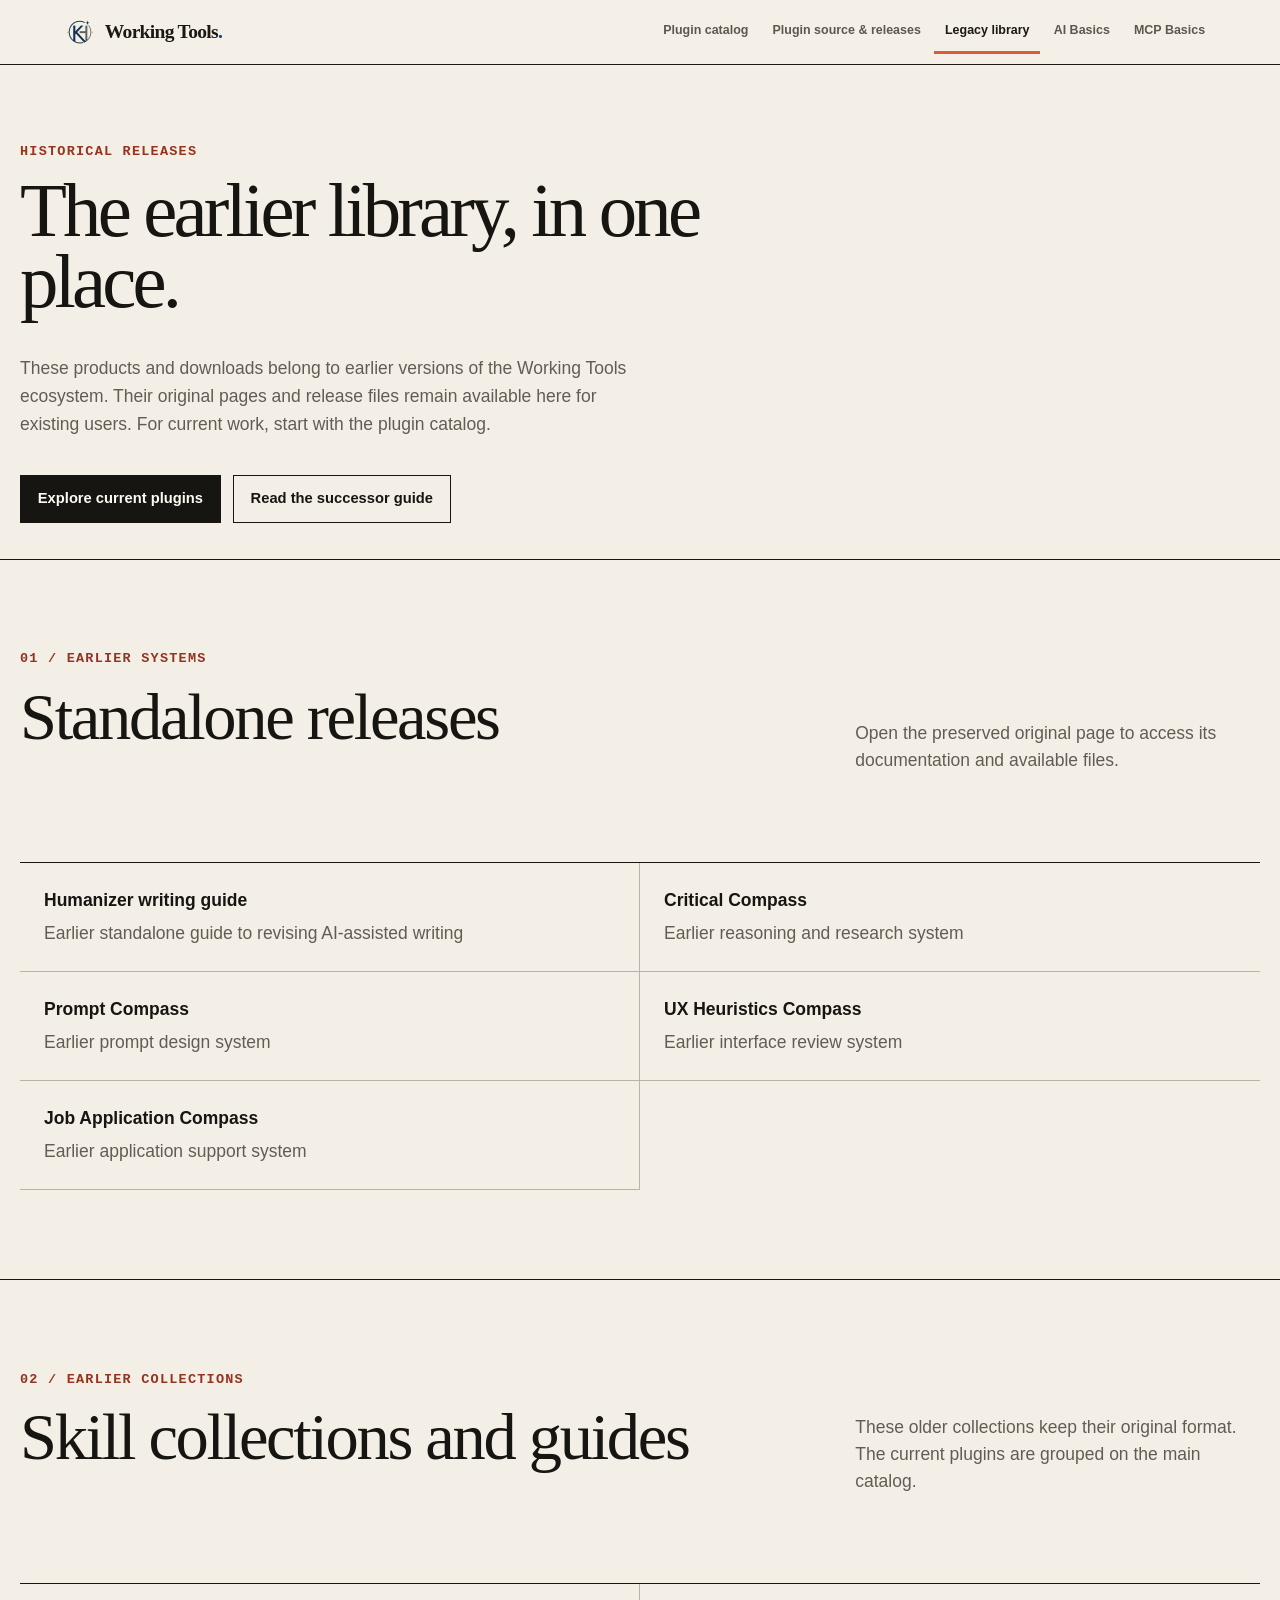
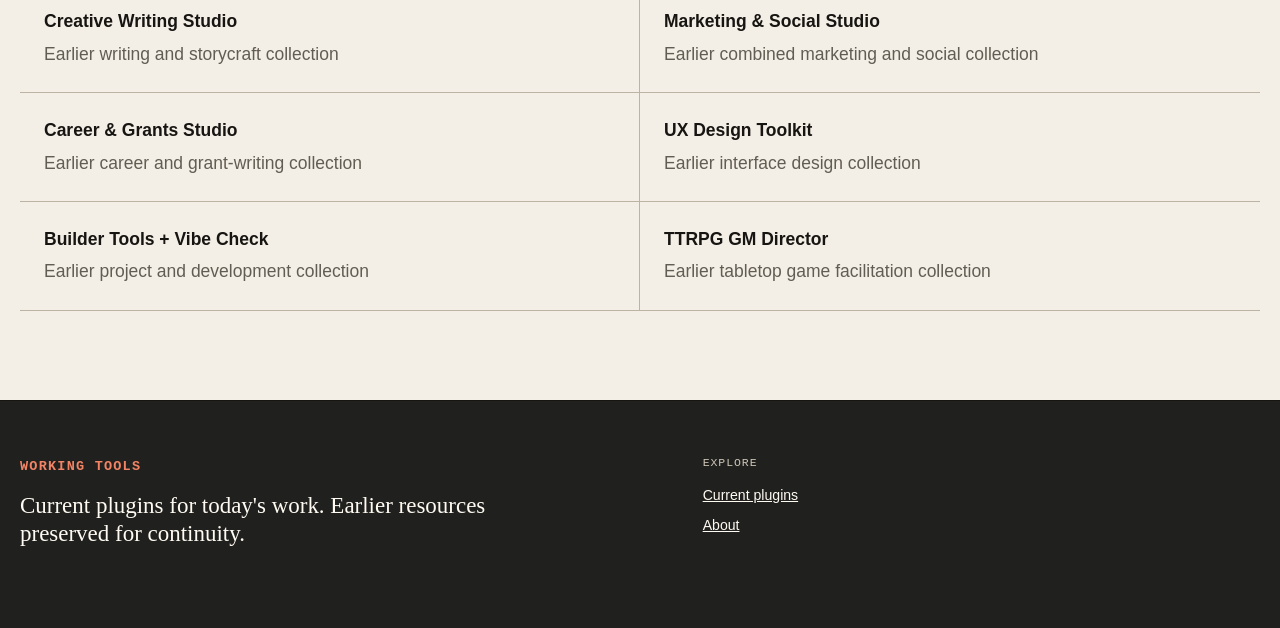
<file: legacy/index.html>
<!doctype html>
<html lang="en">
<head>
  <meta charset="utf-8">
  <meta name="viewport" content="width=device-width, initial-scale=1">
  <title>Legacy Library | Working Tools</title>
  <meta name="description" content="Find earlier Working Tools and Compass-era products, releases, and downloads in one clearly labeled legacy library.">
  <link rel="stylesheet" href="../assets/css/main.css">
  <link rel="stylesheet" href="../assets/css/network-frame.css">
  <link rel="icon" href="../assets/brand/working-tools-favicon-32.png" sizes="32x32">
</head>
<body>
  <a class="skip-link" href="#main">Skip to content</a>
  <header class="site-header">
    <a class="brand-link" href="../" aria-label="Working Tools home"><span class="work-mark" aria-hidden="true"></span><span>Working Tools</span></a>
    <span class="header-note">by J. Kyle Hobson</span>
    <button class="menu-toggle" type="button" aria-expanded="false" aria-controls="site-nav" data-menu-toggle>Menu</button>
    <nav class="site-nav" id="site-nav" data-site-nav aria-label="Primary navigation"><ul class="site-nav-list"><li><a href="../#library">Current plugins</a></li><li><a href="../#about">About</a></li></ul></nav>
  </header>
  <main id="main" class="legacy-main">
    <section class="hero legacy-hero" aria-labelledby="legacy-title">
      <div class="hero-copy">
        <p class="eyebrow">Historical releases</p>
        <h1 id="legacy-title">The earlier library, in one place.</h1>
        <p class="hero-lede">These products and downloads belong to earlier versions of the Working Tools ecosystem. Their original pages and release files remain available here for existing users. For current work, start with the plugin catalog.</p>
        <div class="button-row"><a class="button button-primary" href="../#library">Explore current plugins</a><a class="button button-quiet" href="https://github.com/JonathanKHobson/working-tools-plugins/blob/main/docs/compass-transition.md">Read the successor guide</a></div>
      </div>
    </section>
    <section class="section-block" aria-labelledby="standalone-title">
      <div class="section-inner">
        <div class="section-heading"><div><p class="section-index">01 / Earlier systems</p><h2 id="standalone-title">Standalone releases</h2></div><p>Open the preserved original page to access its documentation and available files.</p></div>
        <div class="legacy-list">
          <a href="https://jonathankhobson.github.io/shareables/s/humanizer-writing-enhancement/?_legacy=1"><strong>Humanizer writing guide</strong><span>Earlier standalone guide to revising AI-assisted writing</span></a>
          <a href="https://jonathankhobson.github.io/critical-compass/?_legacy=1"><strong>Critical Compass</strong><span>Earlier reasoning and research system</span></a>
          <a href="https://jonathankhobson.github.io/prompt-compass/?_legacy=1"><strong>Prompt Compass</strong><span>Earlier prompt design system</span></a>
          <a href="https://jonathankhobson.github.io/ux-heuristic-compass/?_legacy=1"><strong>UX Heuristics Compass</strong><span>Earlier interface review system</span></a>
          <a href="https://jonathankhobson.github.io/job-application-compass/?_legacy=1"><strong>Job Application Compass</strong><span>Earlier application support system</span></a>
        </div>
      </div>
    </section>
    <section class="section-block" aria-labelledby="collections-title">
      <div class="section-inner">
        <div class="section-heading"><div><p class="section-index">02 / Earlier collections</p><h2 id="collections-title">Skill collections and guides</h2></div><p>These older collections keep their original format. The current plugins are grouped on the main catalog.</p></div>
        <div class="legacy-list">
          <a href="https://jonathankhobson.github.io/compass-suite/creative-writing-studio/?_legacy=1"><strong>Creative Writing Studio</strong><span>Earlier writing and storycraft collection</span></a>
          <a href="https://jonathankhobson.github.io/compass-suite/marketing-social-studio/?_legacy=1"><strong>Marketing &amp; Social Studio</strong><span>Earlier combined marketing and social collection</span></a>
          <a href="https://jonathankhobson.github.io/compass-suite/career-grants-studio/?_legacy=1"><strong>Career &amp; Grants Studio</strong><span>Earlier career and grant-writing collection</span></a>
          <a href="https://jonathankhobson.github.io/compass-suite/ux-design-toolkit/?_legacy=1"><strong>UX Design Toolkit</strong><span>Earlier interface design collection</span></a>
          <a href="https://jonathankhobson.github.io/compass-suite/builder-tools/?_legacy=1"><strong>Builder Tools + Vibe Check</strong><span>Earlier project and development collection</span></a>
          <a href="https://jonathankhobson.github.io/compass-suite/ttrpg-gm-director/?_legacy=1"><strong>TTRPG GM Director</strong><span>Earlier tabletop game facilitation collection</span></a>
        </div>
      </div>
    </section>
  </main>
  <footer class="site-footer"><div class="site-footer-inner"><div><p class="eyebrow">Working Tools</p><p class="footer-statement">Current plugins for today's work. Earlier resources preserved for continuity.</p></div><nav class="footer-group" aria-label="Explore"><h2>Explore</h2><a href="../#library">Current plugins</a><a href="../about/">About</a></nav></div></footer>
  <script type="module" src="../assets/js/network-frame.js"></script>
  <script type="module" src="../assets/js/site-nav.js"></script>
</body>
</html>
</file>
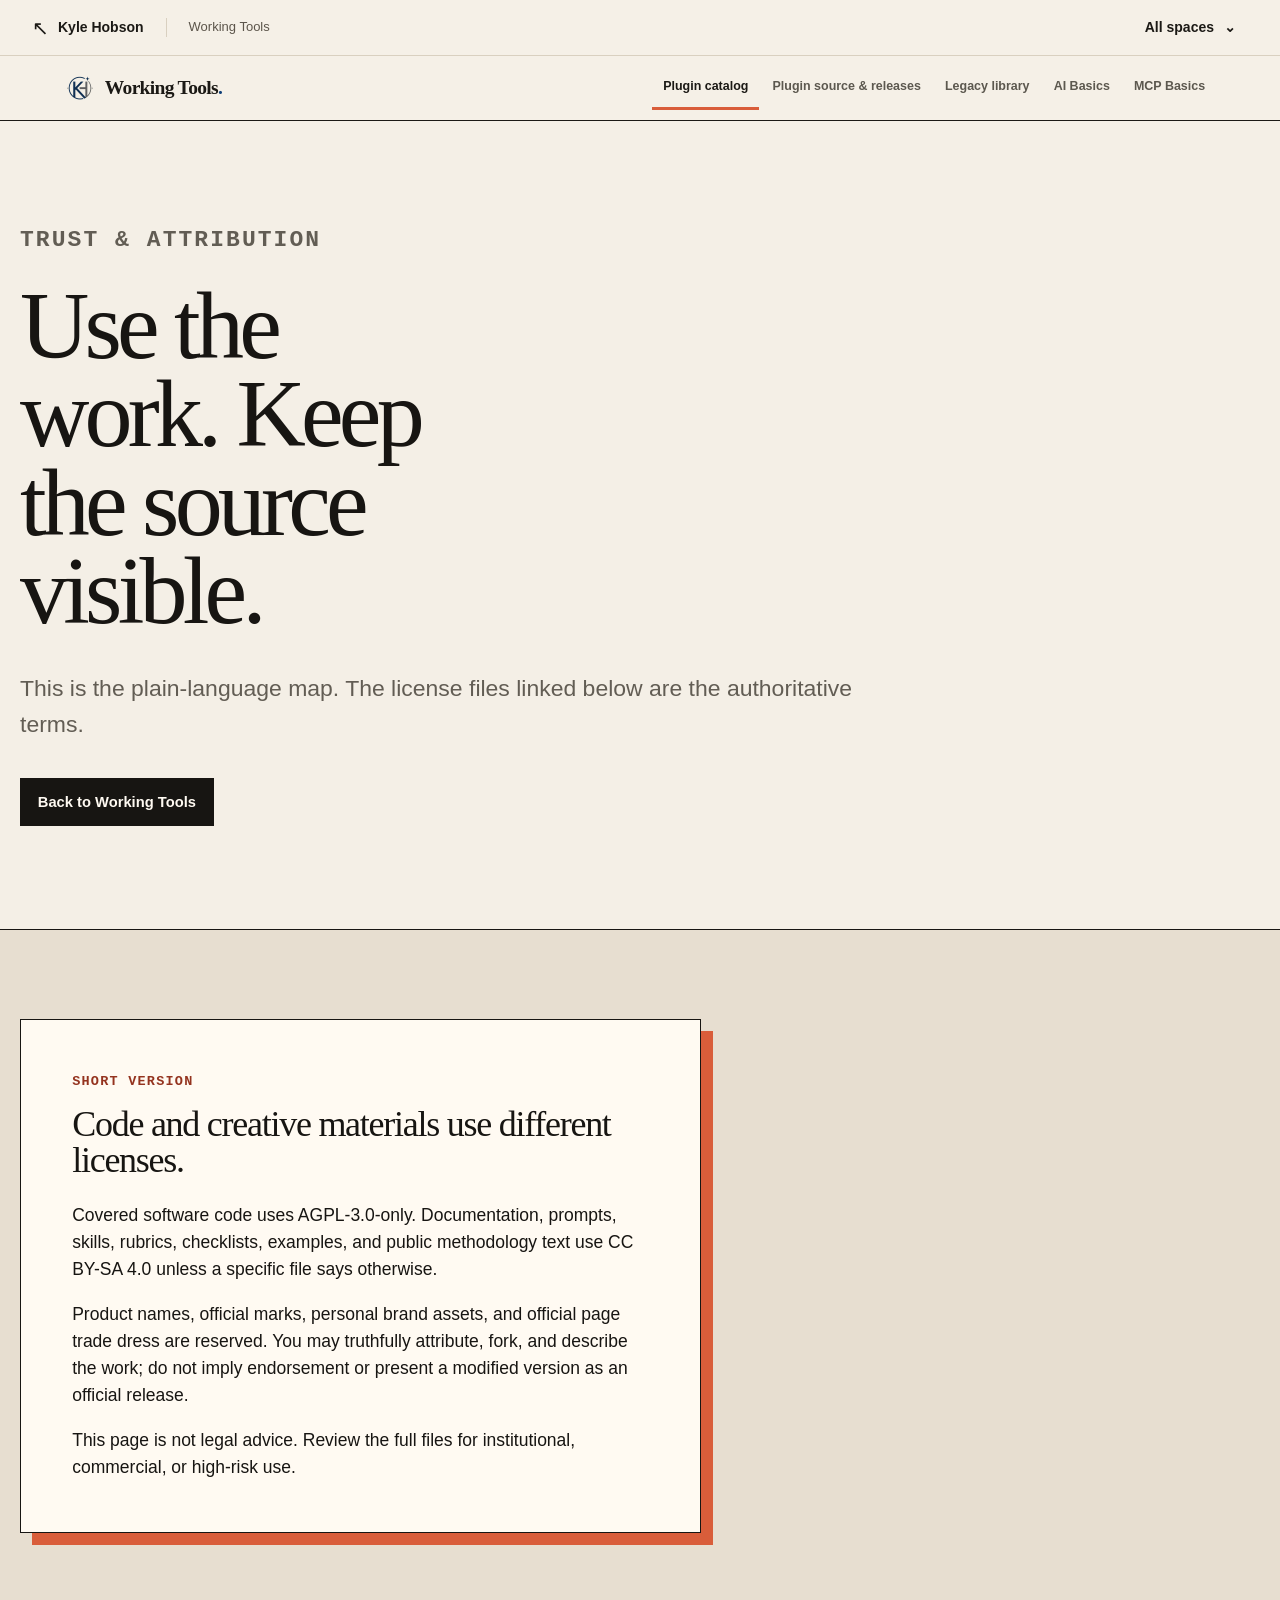
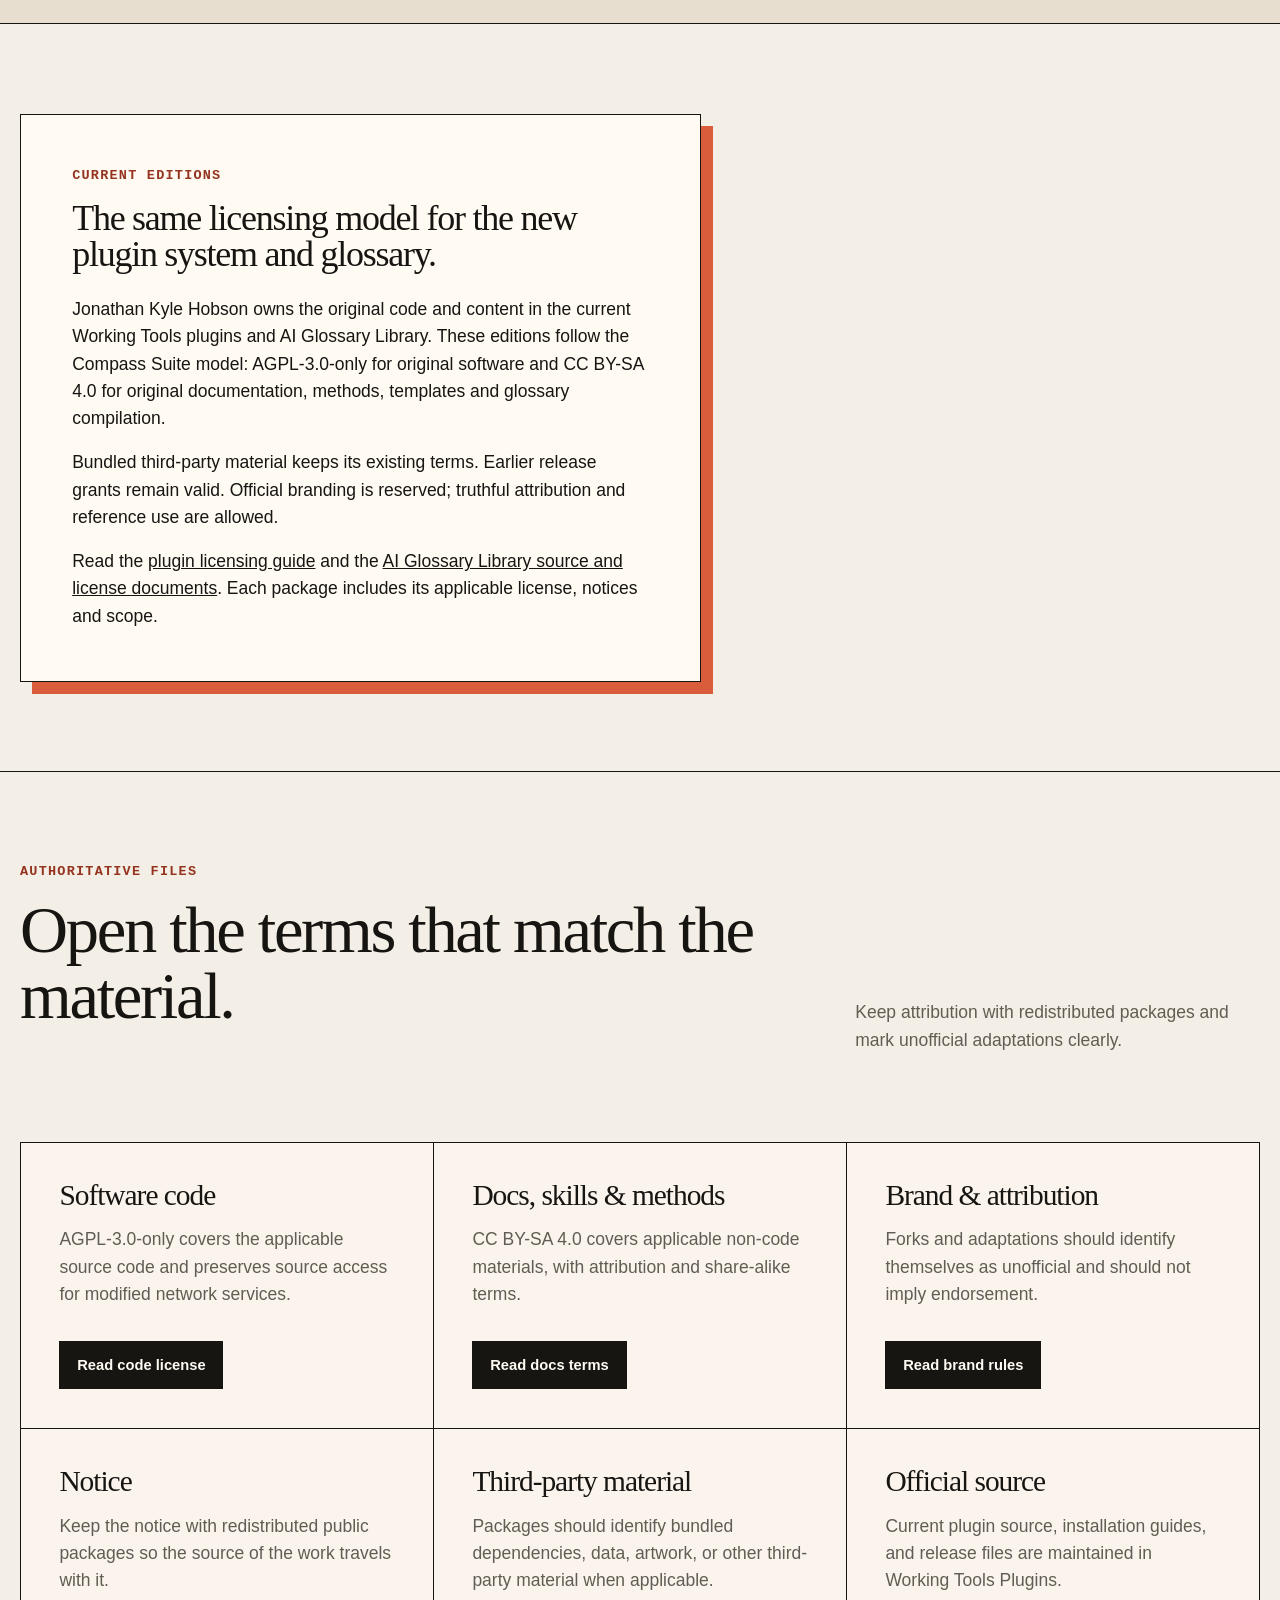
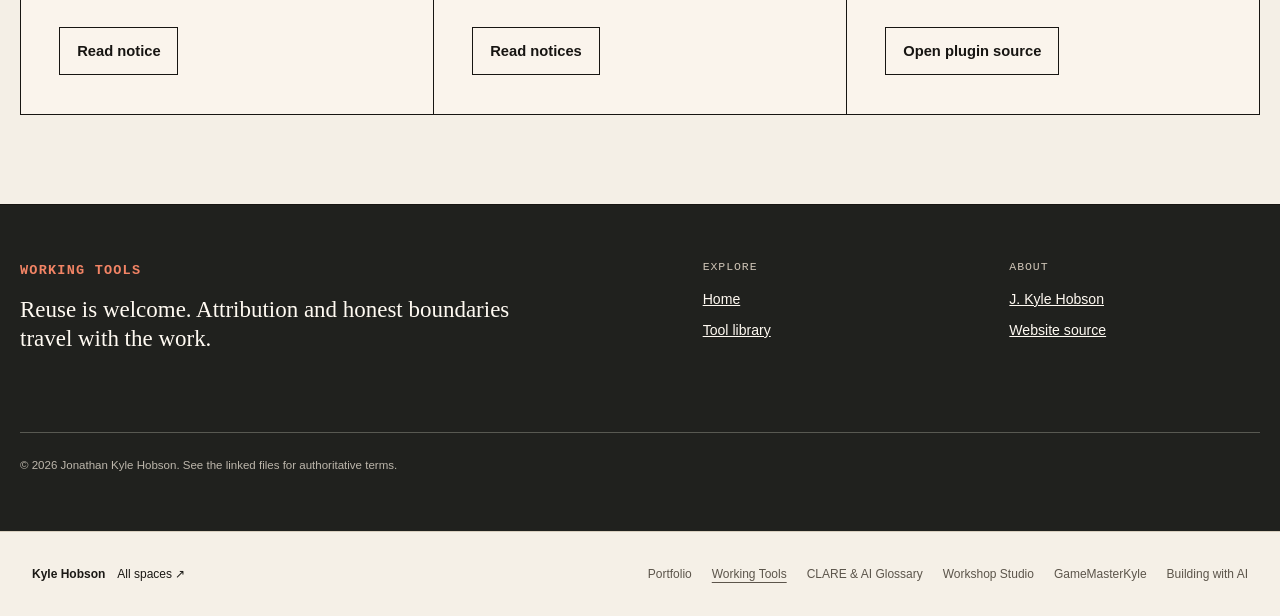
<file: license/index.html>
<!doctype html>
<html lang="en">
<head>
  <script src="../migration/forward.js"></script>
  <meta charset="utf-8">
  <meta name="viewport" content="width=device-width, initial-scale=1">
  <title>License &amp; Attribution | Working Tools</title>
  <meta name="description" content="License and attribution information for Working Tools plugins and preserved earlier releases.">
  <link rel="icon" type="image/png" sizes="32x32" href="/compass-suite/assets/brand/working-tools-favicon-32.png">
  <link rel="apple-touch-icon" sizes="180x180" href="/compass-suite/assets/brand/working-tools-icon-180.png">
  <link rel="stylesheet" href="../assets/css/main.css">
  <link rel="stylesheet" href="../assets/css/network-frame.css">
<link rel="stylesheet" href="../network/navigation.css?v=4"><script src="../network/navigation.js?v=2" defer></script>
</head>
<body>
  <noscript><p>Working Tools has a new home. <a href="https://working-tools.jkylehobson.chatgpt.site/license/">Open this page on Working Tools</a>.</p></noscript>
<!-- kh-network:start -->
<nav class="kh-network" data-kh-space="compass" aria-label="Kyle Hobson’s spaces">
  <div class="kh-inner">
    <a class="kh-home" href="https://jonathankhobson.github.io/portfolio/spaces/" aria-label="Kyle Hobson, all spaces home"><span class="kh-home-symbol" aria-hidden="true">↖</span>Kyle Hobson</a>
    <span class="kh-current">Working Tools</span>
    <details class="kh-menu"><summary>All spaces <span class="kh-caret" aria-hidden="true">⌄</span></summary>
      <div class="kh-panel"><div class="kh-panel-top"><a href="https://jonathankhobson.github.io/portfolio/spaces/">All spaces home →</a><p class="kh-note">Work, tools, learning, and play.</p></div>
        <div class="kh-destinations"><a class="kh-destination" href="https://jonathankhobson.github.io/portfolio/"><strong>Portfolio</strong><small>Design, research, AI &amp; learning</small></a><a class="kh-destination" href="https://jonathankhobson.github.io/compass-suite/" aria-current="location"><strong>Working Tools<em>Here</em></strong><small>Practical tools for your next task</small></a><a class="kh-destination" href="https://jonathankhobson.github.io/AI/#/"><strong>CLARE &amp; AI Glossary</strong><small>Prompting tools &amp; the AI glossary</small></a><a class="kh-destination" href="https://jonathankhobson.github.io/portfolio/workshop-studio/"><strong>Workshop Studio</strong><small>Explore the studio, then open the app</small></a><a class="kh-destination" href="https://jonathankhobson.github.io/gm/"><strong>GameMasterKyle</strong><small>Tabletop adventures &amp; creative work</small></a><a class="kh-destination" href="https://kyle-learning-to-build-with-ai.jkylehobson.chatgpt.site/"><strong>Building with AI</strong><small>The story behind the evolving work</small></a></div>
      </div>
    </details>
  </div>
</nav>
<!-- kh-network:end -->

  <a class="skip-link" href="#main">Skip to the page</a>
  <header class="site-header"><a class="brand-link" href="../"><span class="work-mark" aria-hidden="true"></span><span>Working Tools</span></a><span class="header-note">by J. Kyle Hobson</span><button class="menu-toggle" type="button" aria-expanded="false" aria-controls="site-nav" data-menu-toggle>Menu</button><nav class="site-nav" id="site-nav" data-site-nav aria-label="Primary navigation"><ul class="site-nav-list"><li><a href="../#library">Library</a></li><li><a href="../#install">Install</a></li><li><a href="../about/">About</a></li></ul></nav></header>
  <main id="main">
    <header class="page-heading"><p class="eyebrow">Trust &amp; attribution</p><h1>Use the work. Keep the source visible.</h1><p>This is the plain-language map. The license files linked below are the authoritative terms.</p><div class="page-actions"><a class="button button-primary" href="../">Back to Working Tools</a></div></header>
    <section class="section-block trust-section"><div class="section-inner"><div class="prose-block"><p class="section-index">Short version</p><h2>Code and creative materials use different licenses.</h2><p>Covered software code uses AGPL-3.0-only. Documentation, prompts, skills, rubrics, checklists, examples, and public methodology text use CC BY-SA 4.0 unless a specific file says otherwise.</p><p>Product names, official marks, personal brand assets, and official page trade dress are reserved. You may truthfully attribute, fork, and describe the work; do not imply endorsement or present a modified version as an official release.</p><p>This page is not legal advice. Review the full files for institutional, commercial, or high-risk use.</p></div></div></section>
    <section class="section-block" aria-labelledby="current-title"><div class="section-inner"><div class="prose-block"><p class="section-index">Current editions</p><h2 id="current-title">The same licensing model for the new plugin system and glossary.</h2><p>Jonathan Kyle Hobson owns the original code and content in the current Working Tools plugins and AI Glossary Library. These editions follow the Compass Suite model: AGPL-3.0-only for original software and CC BY-SA 4.0 for original documentation, methods, templates and glossary compilation.</p><p>Bundled third-party material keeps its existing terms. Earlier release grants remain valid. Official branding is reserved; truthful attribution and reference use are allowed.</p><p>Read the <a href="https://github.com/JonathanKHobson/working-tools-plugins/blob/main/docs/licensing.md">plugin licensing guide</a> and the <a href="https://github.com/JonathanKHobson/AI/tree/main/library">AI Glossary Library source and license documents</a>. Each package includes its applicable license, notices and scope.</p></div></div></section>
    <section class="section-block" aria-labelledby="files-title"><div class="section-inner"><div class="section-heading"><div><p class="section-index">Authoritative files</p><h2 id="files-title">Open the terms that match the material.</h2></div><p>Keep attribution with redistributed packages and mark unofficial adaptations clearly.</p></div><div class="content-grid"><article class="content-card"><h2>Software code</h2><p>AGPL-3.0-only covers the applicable source code and preserves source access for modified network services.</p><a class="button button-primary" href="../legal/LICENSE-CODE-AGPL-3.0.txt">Read code license</a></article><article class="content-card"><h2>Docs, skills &amp; methods</h2><p>CC BY-SA 4.0 covers applicable non-code materials, with attribution and share-alike terms.</p><a class="button button-primary" href="../legal/LICENSE-DOCS-CC-BY-SA-4.0.md">Read docs terms</a></article><article class="content-card"><h2>Brand &amp; attribution</h2><p>Forks and adaptations should identify themselves as unofficial and should not imply endorsement.</p><a class="button button-primary" href="../legal/BRAND-AND-ATTRIBUTION.md">Read brand rules</a></article><article class="content-card"><h2>Notice</h2><p>Keep the notice with redistributed public packages so the source of the work travels with it.</p><a class="button button-quiet" href="../legal/NOTICE.md">Read notice</a></article><article class="content-card"><h2>Third-party material</h2><p>Packages should identify bundled dependencies, data, artwork, or other third-party material when applicable.</p><a class="button button-quiet" href="../legal/THIRD_PARTY_NOTICES.md">Read notices</a></article><article class="content-card"><h2>Official source</h2><p>Current plugin source, installation guides, and release files are maintained in Working Tools Plugins.</p><a class="button button-quiet" href="https://github.com/JonathanKHobson/working-tools-plugins">Open plugin source</a></article></div></div></section>
  </main>
  <footer class="site-footer"><div class="site-footer-inner"><div><p class="eyebrow">Working Tools</p><p class="footer-statement">Reuse is welcome. Attribution and honest boundaries travel with the work.</p></div><nav class="footer-group" aria-label="Explore"><h2>Explore</h2><a href="../">Home</a><a href="../#library">Tool library</a></nav><nav class="footer-group" aria-label="About"><h2>About</h2><a href="../about/">J. Kyle Hobson</a><a href="https://github.com/JonathanKHobson/compass-suite">Website source</a></nav><p class="footer-legal">© 2026 Jonathan Kyle Hobson. See the linked files for authoritative terms.</p></div></footer>
  <script type="module" src="../assets/js/network-frame.js"></script>
  <script type="module" src="../assets/js/collection.js"></script>
<!-- kh-footer:start -->
<nav class="kh-footer" data-kh-space="compass" aria-label="Explore Kyle Hobson’s other spaces">
  <div class="kh-footer-inner"><a class="kh-footer-home" href="https://jonathankhobson.github.io/portfolio/spaces/">Kyle Hobson <span>All spaces ↗</span></a>
  <div class="kh-footer-links"><a href="https://jonathankhobson.github.io/portfolio/">Portfolio</a><a href="https://jonathankhobson.github.io/compass-suite/" aria-current="location">Working Tools</a><a href="https://jonathankhobson.github.io/AI/#/">CLARE &amp; AI Glossary</a><a href="https://jonathankhobson.github.io/portfolio/workshop-studio/">Workshop Studio</a><a href="https://jonathankhobson.github.io/gm/">GameMasterKyle</a><a href="https://kyle-learning-to-build-with-ai.jkylehobson.chatgpt.site/">Building with AI</a></div></div>
</nav>
<!-- kh-footer:end -->
</body>
</html>
</file>
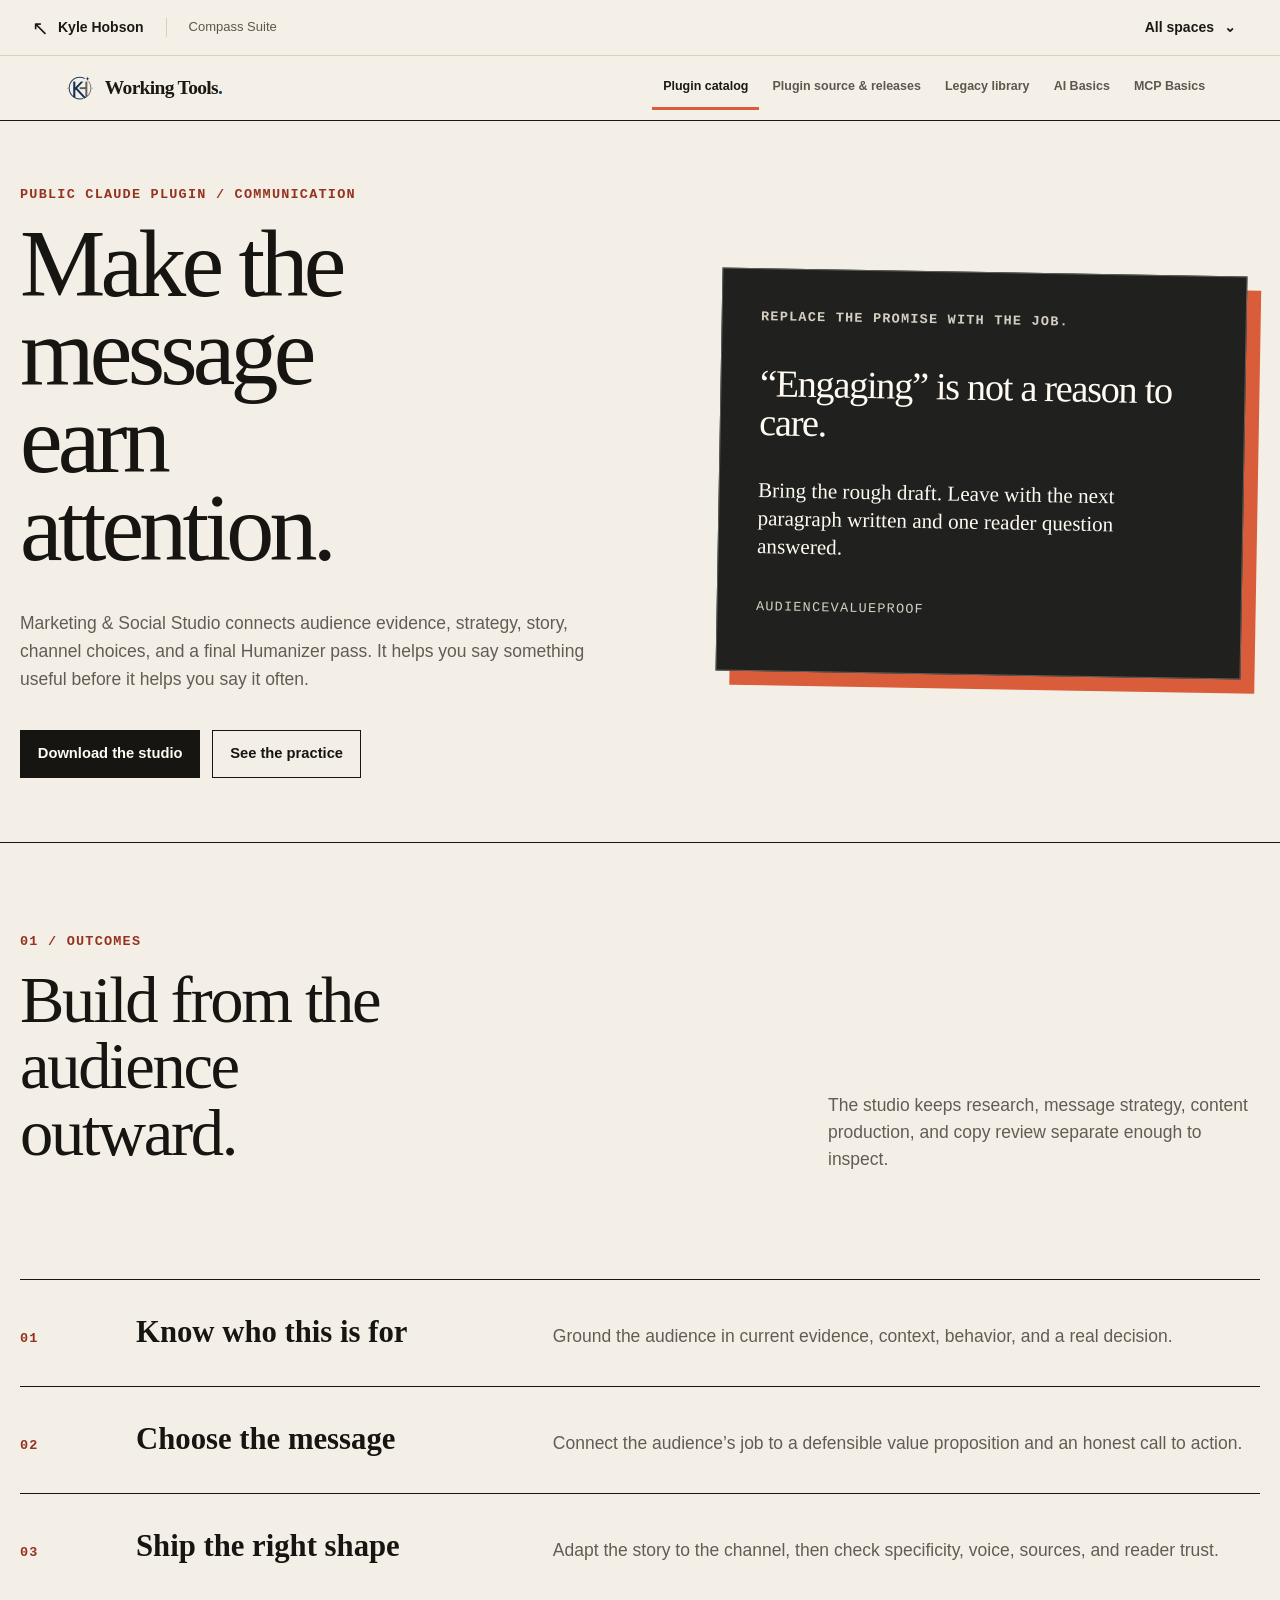
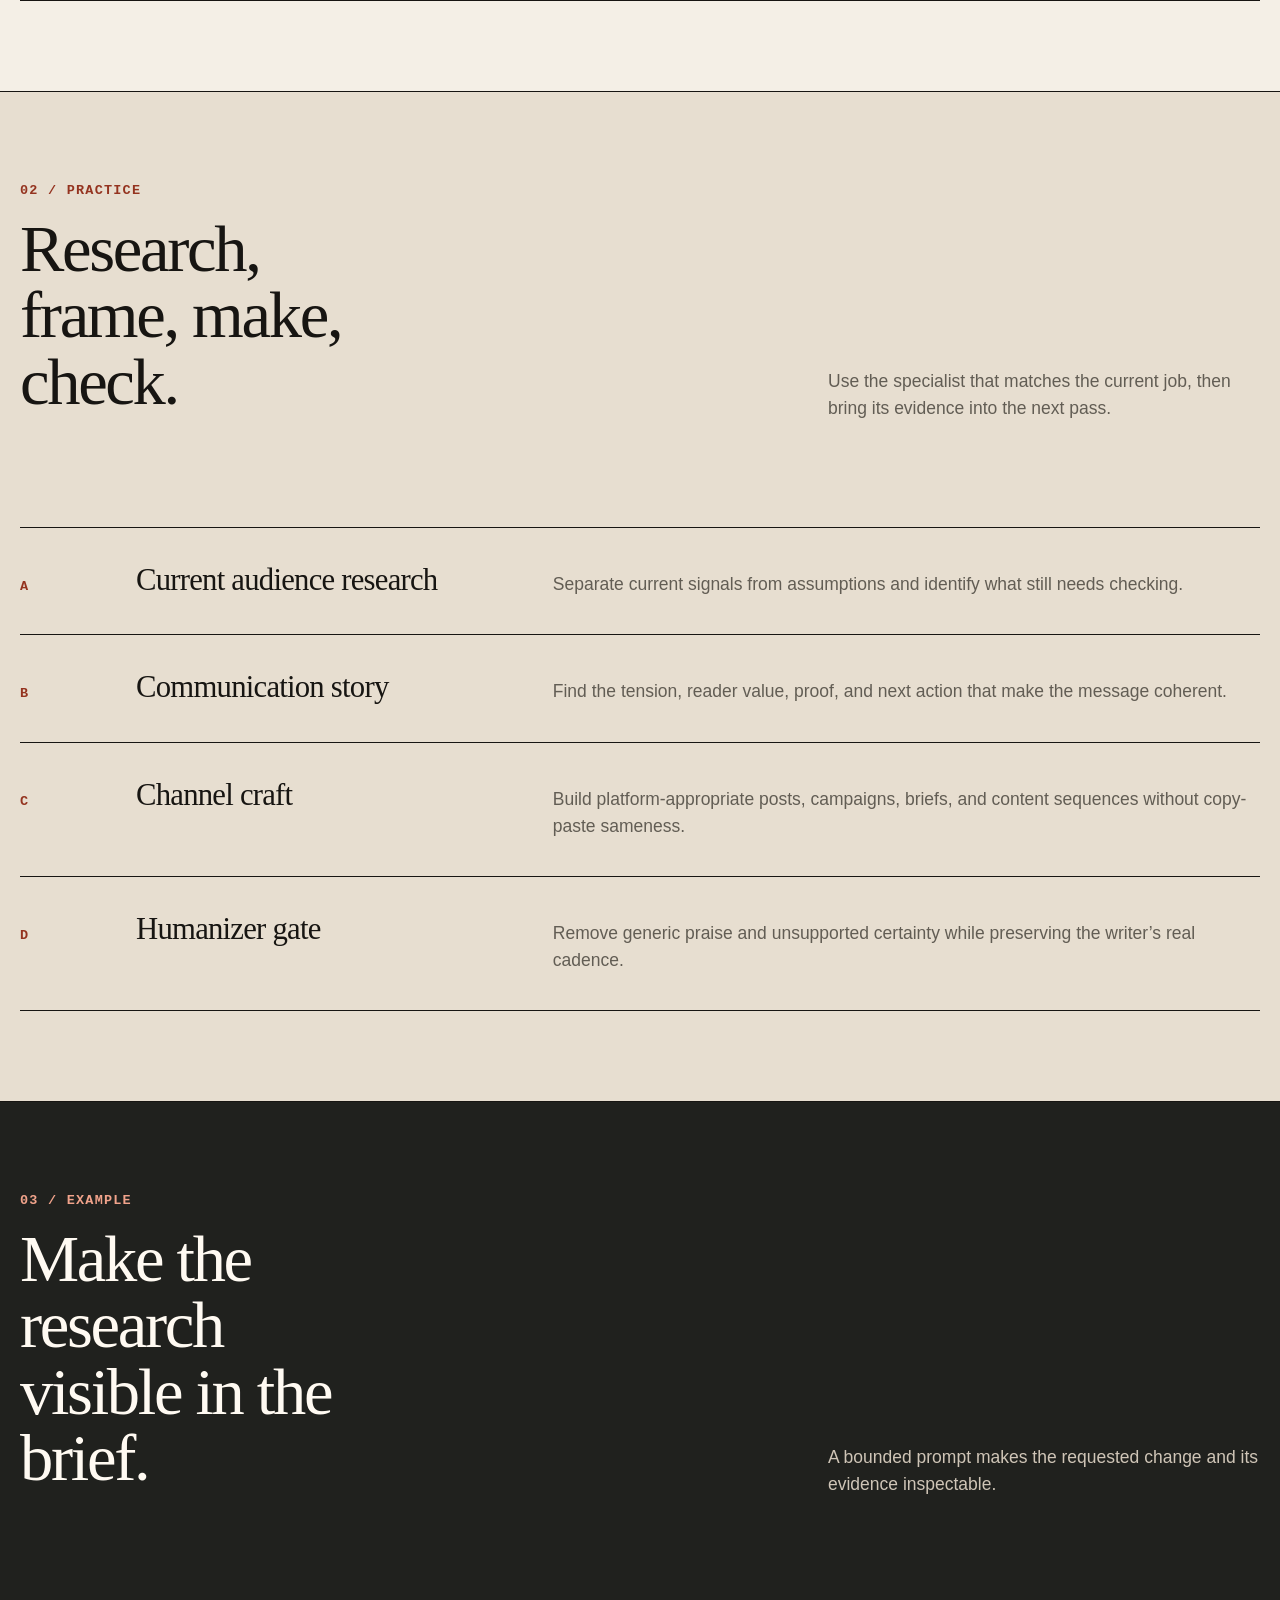
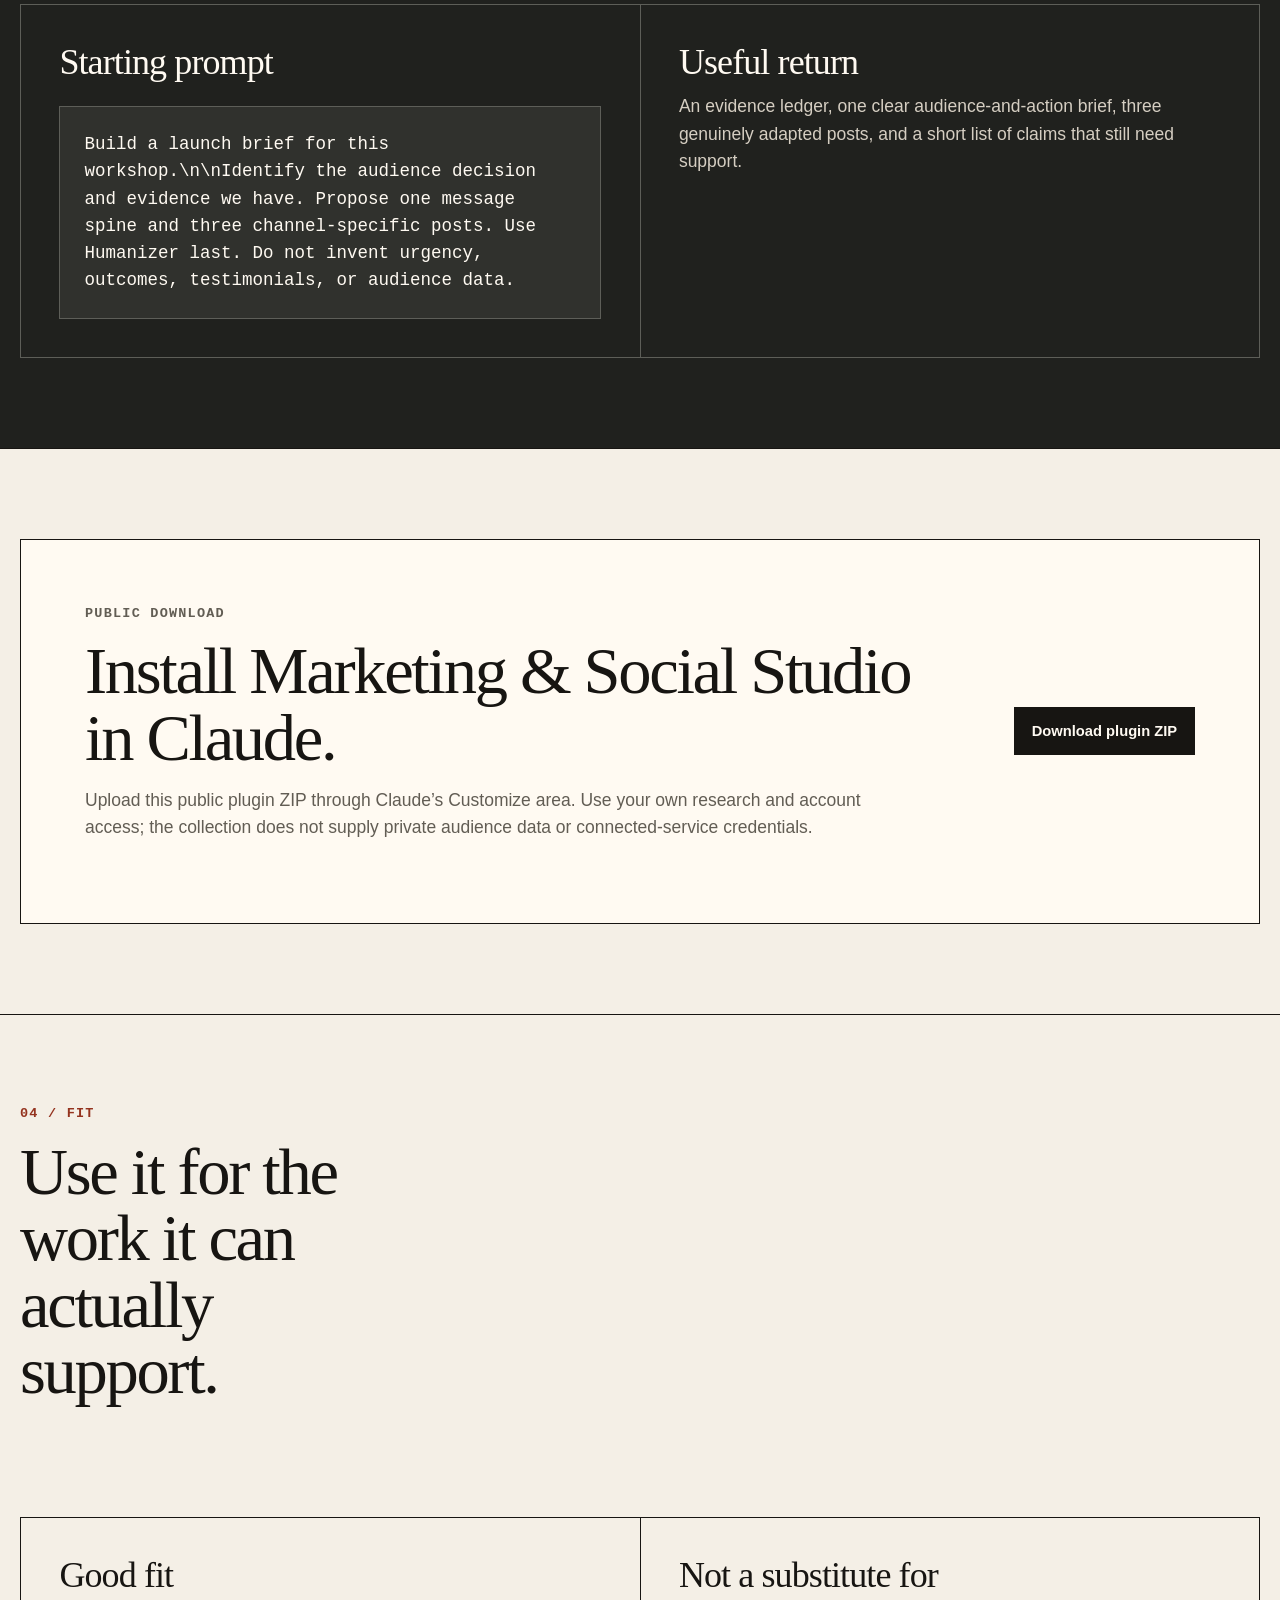
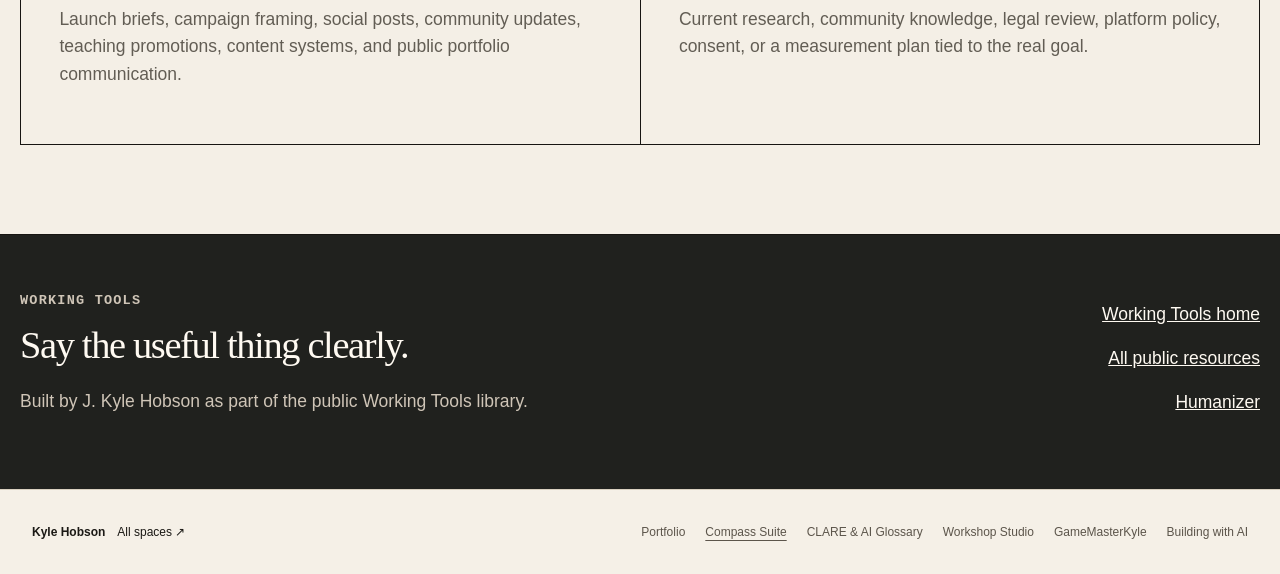
<file: marketing-social-studio/index.html>
<!DOCTYPE html>
<html lang="en">
<head>
  <script src="../migration/forward.js"></script>
  <meta charset="utf-8">
  <meta name="viewport" content="width=device-width, initial-scale=1">
  <title>Marketing &amp; Social Studio — Working Tools</title>
  <meta name="description" content="An installable Claude collection for audience research, marketing strategy, social content, public communication, and a Humanizer copy gate.">
  <link rel="canonical" href="https://jonathankhobson.github.io/compass-suite/marketing-social-studio/">
  <meta name="theme-color" content="#f5f0e7">
  <link rel="icon" type="image/png" sizes="32x32" href="/compass-suite/assets/brand/working-tools-favicon-32.png">
  <link rel="apple-touch-icon" sizes="180x180" href="/compass-suite/assets/brand/working-tools-icon-180.png">
  <link rel="stylesheet" href="../assets/css/main.css">
  <link rel="stylesheet" href="../assets/css/network-frame.css">
<link rel="stylesheet" href="../network/navigation.css?v=4"><script src="../network/navigation.js?v=2" defer></script>
</head>
<body>
  <noscript><p>Working Tools has a new home. <a href="https://working-tools.jkylehobson.chatgpt.site/marketing-social-studio/">Open this page on Working Tools</a>.</p></noscript>
<!-- kh-network:start -->
<nav class="kh-network" data-kh-space="compass" aria-label="Kyle Hobson’s spaces">
  <div class="kh-inner">
    <a class="kh-home" href="https://jonathankhobson.github.io/portfolio/spaces/" aria-label="Kyle Hobson, all spaces home"><span class="kh-home-symbol" aria-hidden="true">↖</span>Kyle Hobson</a>
    <span class="kh-current">Compass Suite</span>
    <details class="kh-menu"><summary>All spaces <span class="kh-caret" aria-hidden="true">⌄</span></summary>
      <div class="kh-panel"><div class="kh-panel-top"><a href="https://jonathankhobson.github.io/portfolio/spaces/">All spaces home →</a><p class="kh-note">Work, tools, learning, and play.</p></div>
        <div class="kh-destinations"><a class="kh-destination" href="https://jonathankhobson.github.io/portfolio/"><strong>Portfolio</strong><small>Design, research, AI &amp; learning</small></a><a class="kh-destination" href="https://jonathankhobson.github.io/compass-suite/" aria-current="location"><strong>Compass Suite<em>Here</em></strong><small>Practical tools for your next task</small></a><a class="kh-destination" href="https://jonathankhobson.github.io/AI/#/"><strong>CLARE &amp; AI Glossary</strong><small>Prompting tools &amp; the AI glossary</small></a><a class="kh-destination" href="https://jonathankhobson.github.io/portfolio/workshop-studio/"><strong>Workshop Studio</strong><small>Explore the studio, then open the app</small></a><a class="kh-destination" href="https://jonathankhobson.github.io/gm/"><strong>GameMasterKyle</strong><small>Tabletop adventures &amp; creative work</small></a><a class="kh-destination" href="https://kyle-learning-to-build-with-ai.jkylehobson.chatgpt.site/"><strong>Building with AI</strong><small>The story behind the evolving work</small></a></div>
      </div>
    </details>
  </div>
</nav>
<!-- kh-network:end -->

  <a class="skip-link" href="#main">Skip to the work</a>
  <header class="site-header">
    <a class="brand-link" href="../" aria-label="Working Tools home"><span class="work-mark" aria-hidden="true"></span><span>Working Tools</span></a>
    <span class="header-note">Marketing &amp; Social Studio</span>
    <button class="menu-toggle" type="button" aria-expanded="false" aria-controls="site-nav" data-menu-toggle>Menu</button>
    <nav class="site-nav" id="site-nav" data-site-nav aria-label="Primary navigation"><ul class="site-nav-list"><li><a href="#practice">What it does</a></li><li><a href="#example">Example</a></li><li><a href="#download">Download</a></li><li><a href="../#library">Full library</a></li></ul></nav>
  </header>
  <main class="collection-main" id="main">
    <section class="collection-hero" aria-labelledby="page-title">
      <div><p class="eyebrow">Public Claude plugin / Communication</p><h1 id="page-title">Make the message earn attention.</h1><p class="collection-lede">Marketing &amp; Social Studio connects audience evidence, strategy, story, channel choices, and a final Humanizer pass. It helps you say something useful before it helps you say it often.</p><div class="button-row"><a class="button button-primary" href="#download">Download the studio</a><a class="button button-quiet" href="#practice">See the practice</a></div></div>
      <aside class="collection-specimen" aria-label="Marketing &amp; Social Studio working specimen"><p class="eyebrow">Replace the promise with the job.</p><h2>“Engaging” is not a reason to care.</h2><p class="specimen-result">Bring the rough draft. Leave with the next paragraph written and one reader question answered.</p><p class="meta-line"><span>Audience</span><span>Value</span><span>Proof</span></p></aside>
    </section>
    <section class="collection-section" aria-labelledby="outcomes-title"><div class="collection-section-inner"><div class="collection-heading"><div><p class="section-index">01 / Outcomes</p><h2 id="outcomes-title">Build from the audience outward.</h2></div><p>The studio keeps research, message strategy, content production, and copy review separate enough to inspect.</p></div><ol class="outcome-list"><li><span class="row-index">01</span><strong>Know who this is for</strong><p>Ground the audience in current evidence, context, behavior, and a real decision.</p></li><li><span class="row-index">02</span><strong>Choose the message</strong><p>Connect the audience’s job to a defensible value proposition and an honest call to action.</p></li><li><span class="row-index">03</span><strong>Ship the right shape</strong><p>Adapt the story to the channel, then check specificity, voice, sources, and reader trust.</p></li></ol></div></section>
    <section class="collection-section practice-section" id="practice" aria-labelledby="practice-title"><div class="collection-section-inner"><div class="collection-heading"><div><p class="section-index">02 / Practice</p><h2 id="practice-title">Research, frame, make, check.</h2></div><p>Use the specialist that matches the current job, then bring its evidence into the next pass.</p></div><div class="practice-list"><article class="practice-row"><span class="row-index">A</span><h3>Current audience research</h3><p>Separate current signals from assumptions and identify what still needs checking.</p></article><article class="practice-row"><span class="row-index">B</span><h3>Communication story</h3><p>Find the tension, reader value, proof, and next action that make the message coherent.</p></article><article class="practice-row"><span class="row-index">C</span><h3>Channel craft</h3><p>Build platform-appropriate posts, campaigns, briefs, and content sequences without copy-paste sameness.</p></article><article class="practice-row"><span class="row-index">D</span><h3>Humanizer gate</h3><p>Remove generic praise and unsupported certainty while preserving the writer’s real cadence.</p></article></div></div></section>
    <section class="collection-section example-section" id="example" aria-labelledby="example-title"><div class="collection-section-inner"><div class="collection-heading"><div><p class="section-index">03 / Example</p><h2 id="example-title">Make the research visible in the brief.</h2></div><p>A bounded prompt makes the requested change and its evidence inspectable.</p></div><div class="example-grid"><article class="example-panel"><h3>Starting prompt</h3><pre>Build a launch brief for this workshop.\n\nIdentify the audience decision and evidence we have. Propose one message spine and three channel-specific posts. Use Humanizer last. Do not invent urgency, outcomes, testimonials, or audience data.</pre></article><article class="example-panel"><h3>Useful return</h3><p>An evidence ledger, one clear audience-and-action brief, three genuinely adapted posts, and a short list of claims that still need support.</p></article></div></div></section>
    <section class="collection-section" id="download" aria-labelledby="download-title"><div class="collection-section-inner"><div class="install-callout"><div><p class="eyebrow">Public download</p><h2 id="download-title">Install Marketing &amp; Social Studio in Claude.</h2><p>Upload this public plugin ZIP through Claude’s Customize area. Use your own research and account access; the collection does not supply private audience data or connected-service credentials.</p></div><a class="button button-primary" href="https://jonathankhobson.github.io/shareables/s/humanizer-writing-enhancement/downloads/marketing-social-studio-claude-plugin.zip" download>Download plugin ZIP</a></div></div></section>
    <section class="collection-section" aria-labelledby="fit-title"><div class="collection-section-inner"><div class="collection-heading"><div><p class="section-index">04 / Fit</p><h2 id="fit-title">Use it for the work it can actually support.</h2></div></div><div class="fit-grid"><article class="fit-panel"><h3>Good fit</h3><p>Launch briefs, campaign framing, social posts, community updates, teaching promotions, content systems, and public portfolio communication.</p></article><article class="fit-panel"><h3>Not a substitute for</h3><p>Current research, community knowledge, legal review, platform policy, consent, or a measurement plan tied to the real goal.</p></article></div></div></section>
  </main>
  <footer class="collection-footer"><div class="collection-footer-inner"><div><p class="eyebrow">Working Tools</p><h2>Say the useful thing clearly.</h2><p>Built by J. Kyle Hobson as part of the public Working Tools library.</p></div><nav aria-label="Footer"><a href="../">Working Tools home</a><a href="../#library">All public resources</a><a href="https://jonathankhobson.github.io/shareables/s/humanizer-writing-enhancement/">Humanizer</a></nav></div></footer>
  <script type="module" src="../assets/js/network-frame.js"></script>
  <script type="module" src="../assets/js/collection.js"></script>
<!-- kh-footer:start -->
<nav class="kh-footer" data-kh-space="compass" aria-label="Explore Kyle Hobson’s other spaces">
  <div class="kh-footer-inner"><a class="kh-footer-home" href="https://jonathankhobson.github.io/portfolio/spaces/">Kyle Hobson <span>All spaces ↗</span></a>
  <div class="kh-footer-links"><a href="https://jonathankhobson.github.io/portfolio/">Portfolio</a><a href="https://jonathankhobson.github.io/compass-suite/" aria-current="location">Compass Suite</a><a href="https://jonathankhobson.github.io/AI/#/">CLARE &amp; AI Glossary</a><a href="https://jonathankhobson.github.io/portfolio/workshop-studio/">Workshop Studio</a><a href="https://jonathankhobson.github.io/gm/">GameMasterKyle</a><a href="https://kyle-learning-to-build-with-ai.jkylehobson.chatgpt.site/">Building with AI</a></div></div>
</nav>
<!-- kh-footer:end -->
</body>
</html>
</file>
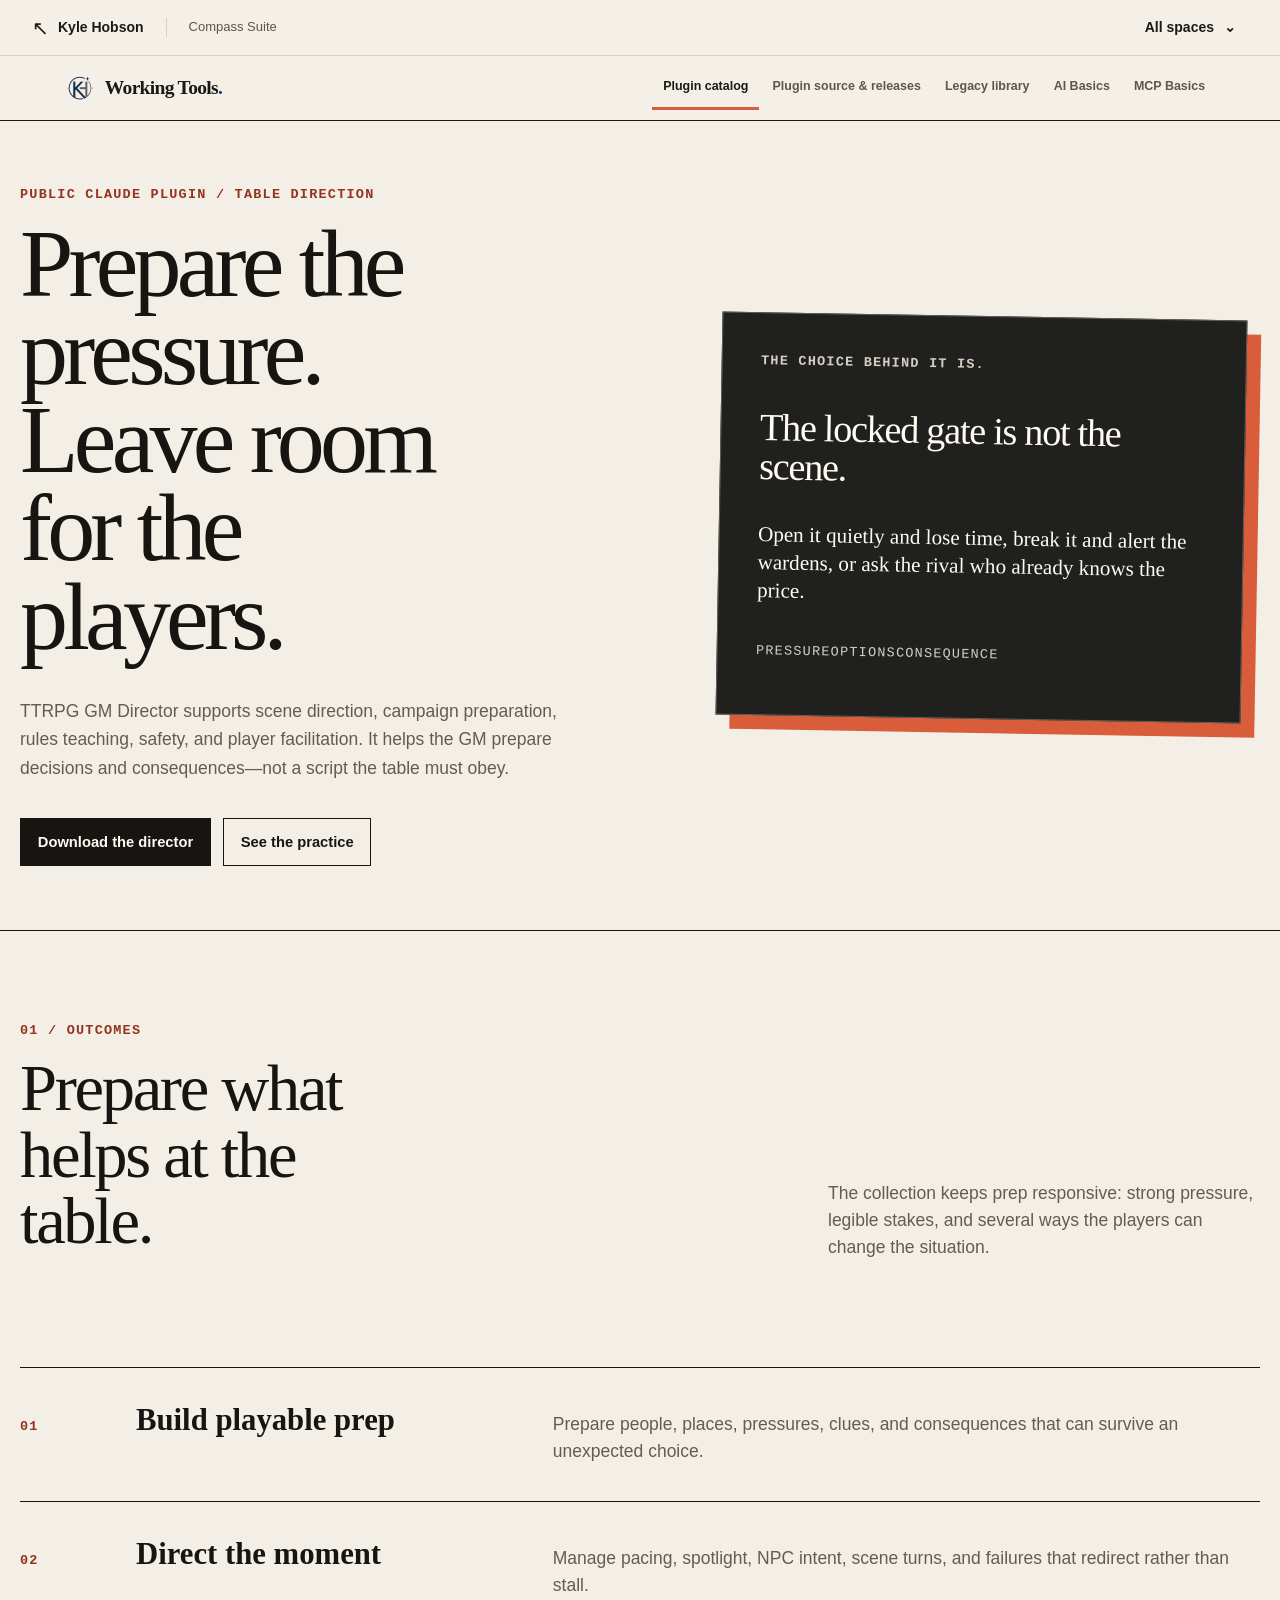
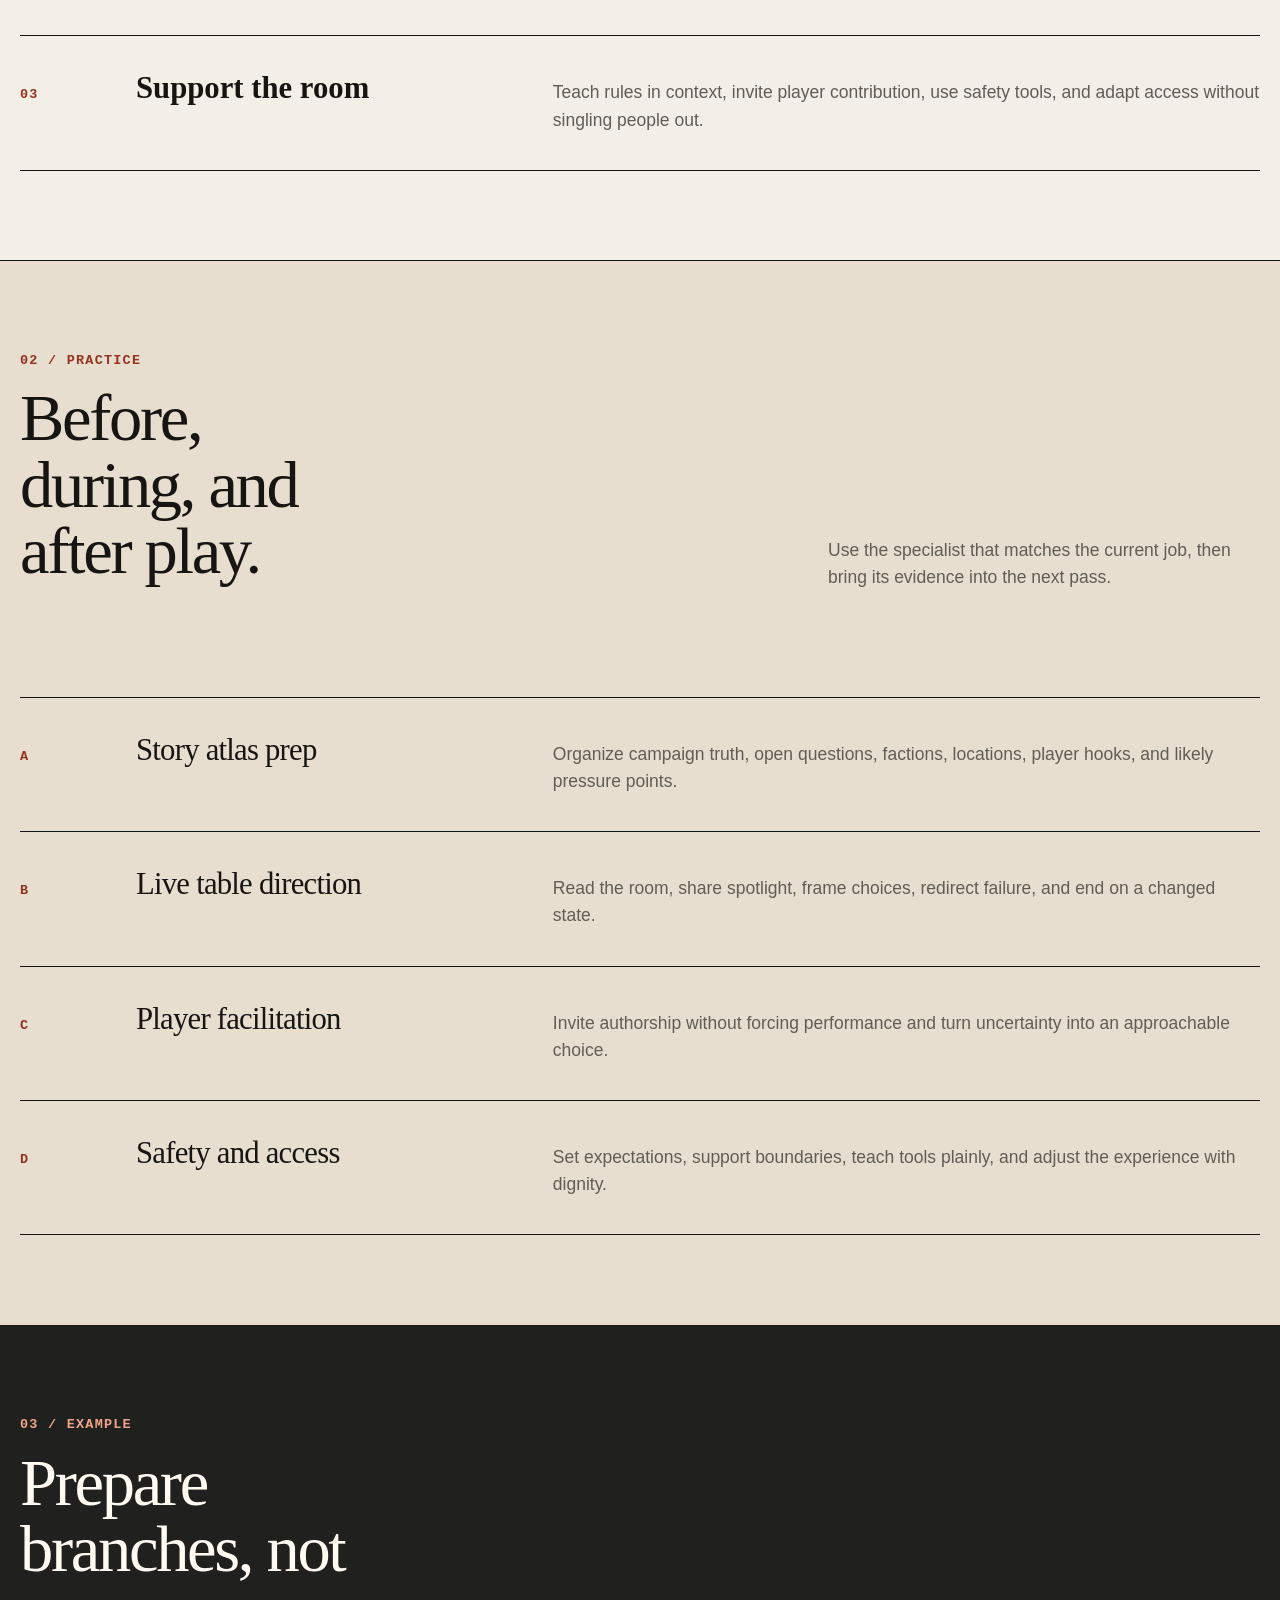
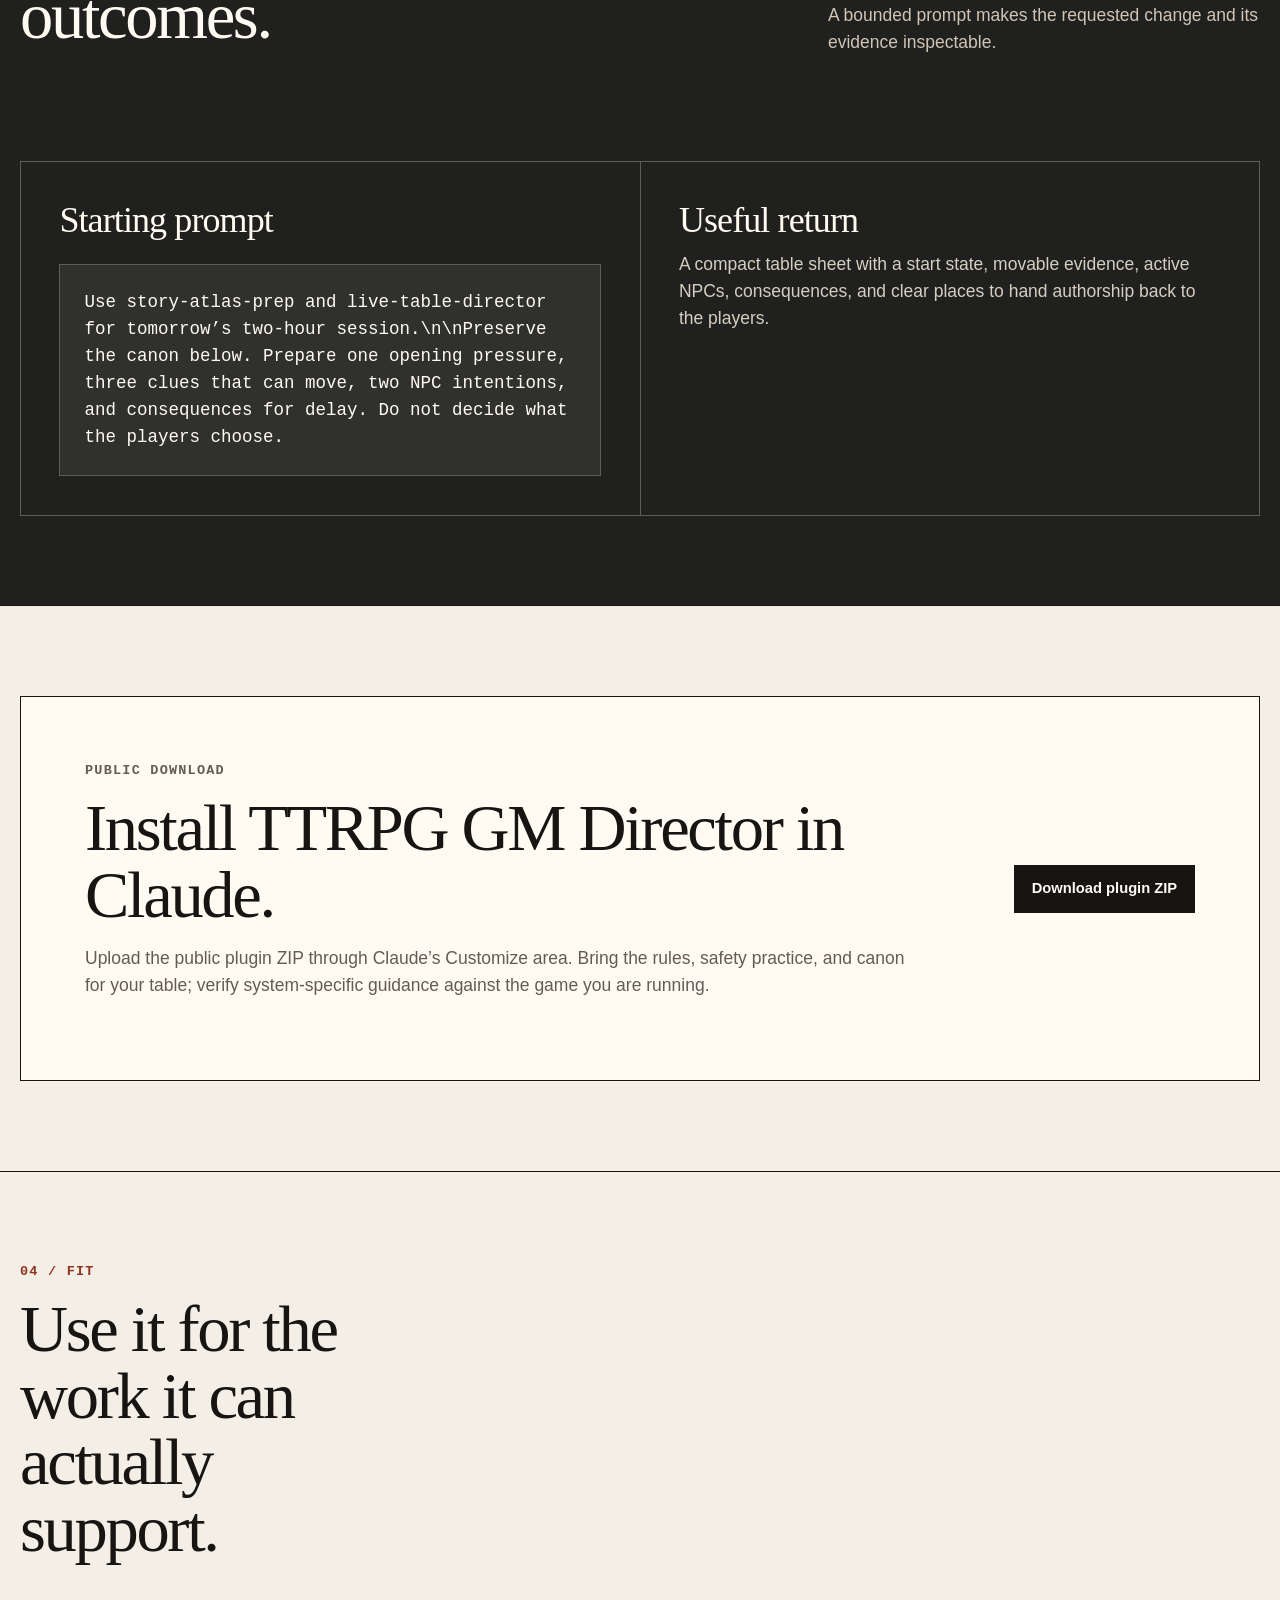
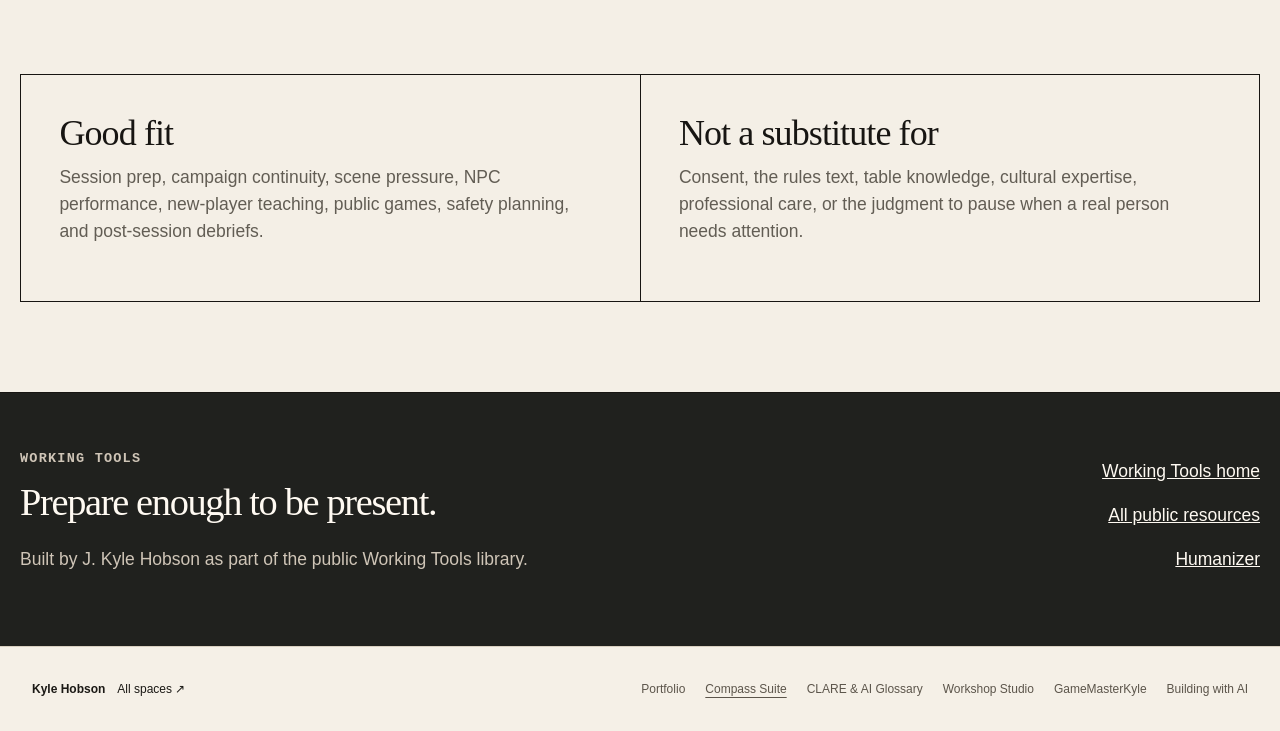
<file: ttrpg-gm-director/index.html>
<!DOCTYPE html>
<html lang="en">
<head>
  <script src="../migration/forward.js"></script>
  <meta charset="utf-8">
  <meta name="viewport" content="width=device-width, initial-scale=1">
  <title>TTRPG GM Director — Working Tools</title>
  <meta name="description" content="An installable Claude collection for scene direction, player facilitation, rules teaching, campaign preparation, safety, and live-table craft.">
  <link rel="canonical" href="https://jonathankhobson.github.io/compass-suite/ttrpg-gm-director/">
  <meta name="theme-color" content="#f5f0e7">
  <link rel="icon" type="image/png" sizes="32x32" href="/compass-suite/assets/brand/working-tools-favicon-32.png">
  <link rel="apple-touch-icon" sizes="180x180" href="/compass-suite/assets/brand/working-tools-icon-180.png">
  <link rel="stylesheet" href="../assets/css/main.css">
  <link rel="stylesheet" href="../assets/css/network-frame.css">
<link rel="stylesheet" href="../network/navigation.css?v=4"><script src="../network/navigation.js?v=2" defer></script>
</head>
<body>
  <noscript><p>Working Tools has a new home. <a href="https://working-tools.jkylehobson.chatgpt.site/ttrpg-gm-director/">Open this page on Working Tools</a>.</p></noscript>
<!-- kh-network:start -->
<nav class="kh-network" data-kh-space="compass" aria-label="Kyle Hobson’s spaces">
  <div class="kh-inner">
    <a class="kh-home" href="https://jonathankhobson.github.io/portfolio/spaces/" aria-label="Kyle Hobson, all spaces home"><span class="kh-home-symbol" aria-hidden="true">↖</span>Kyle Hobson</a>
    <span class="kh-current">Compass Suite</span>
    <details class="kh-menu"><summary>All spaces <span class="kh-caret" aria-hidden="true">⌄</span></summary>
      <div class="kh-panel"><div class="kh-panel-top"><a href="https://jonathankhobson.github.io/portfolio/spaces/">All spaces home →</a><p class="kh-note">Work, tools, learning, and play.</p></div>
        <div class="kh-destinations"><a class="kh-destination" href="https://jonathankhobson.github.io/portfolio/"><strong>Portfolio</strong><small>Design, research, AI &amp; learning</small></a><a class="kh-destination" href="https://jonathankhobson.github.io/compass-suite/" aria-current="location"><strong>Compass Suite<em>Here</em></strong><small>Practical tools for your next task</small></a><a class="kh-destination" href="https://jonathankhobson.github.io/AI/#/"><strong>CLARE &amp; AI Glossary</strong><small>Prompting tools &amp; the AI glossary</small></a><a class="kh-destination" href="https://jonathankhobson.github.io/portfolio/workshop-studio/"><strong>Workshop Studio</strong><small>Explore the studio, then open the app</small></a><a class="kh-destination" href="https://jonathankhobson.github.io/gm/"><strong>GameMasterKyle</strong><small>Tabletop adventures &amp; creative work</small></a><a class="kh-destination" href="https://kyle-learning-to-build-with-ai.jkylehobson.chatgpt.site/"><strong>Building with AI</strong><small>The story behind the evolving work</small></a></div>
      </div>
    </details>
  </div>
</nav>
<!-- kh-network:end -->

  <a class="skip-link" href="#main">Skip to the work</a>
  <header class="site-header">
    <a class="brand-link" href="../" aria-label="Working Tools home"><span class="work-mark" aria-hidden="true"></span><span>Working Tools</span></a>
    <span class="header-note">TTRPG GM Director</span>
    <button class="menu-toggle" type="button" aria-expanded="false" aria-controls="site-nav" data-menu-toggle>Menu</button>
    <nav class="site-nav" id="site-nav" data-site-nav aria-label="Primary navigation"><ul class="site-nav-list"><li><a href="#practice">What it does</a></li><li><a href="#example">Example</a></li><li><a href="#download">Download</a></li><li><a href="../#library">Full library</a></li></ul></nav>
  </header>
  <main class="collection-main" id="main">
    <section class="collection-hero" aria-labelledby="page-title">
      <div><p class="eyebrow">Public Claude plugin / Table direction</p><h1 id="page-title">Prepare the pressure. Leave room for the players.</h1><p class="collection-lede">TTRPG GM Director supports scene direction, campaign preparation, rules teaching, safety, and player facilitation. It helps the GM prepare decisions and consequences—not a script the table must obey.</p><div class="button-row"><a class="button button-primary" href="#download">Download the director</a><a class="button button-quiet" href="#practice">See the practice</a></div></div>
      <aside class="collection-specimen" aria-label="TTRPG GM Director working specimen"><p class="eyebrow">The choice behind it is.</p><h2>The locked gate is not the scene.</h2><p class="specimen-result">Open it quietly and lose time, break it and alert the wardens, or ask the rival who already knows the price.</p><p class="meta-line"><span>Pressure</span><span>Options</span><span>Consequence</span></p></aside>
    </section>
    <section class="collection-section" aria-labelledby="outcomes-title"><div class="collection-section-inner"><div class="collection-heading"><div><p class="section-index">01 / Outcomes</p><h2 id="outcomes-title">Prepare what helps at the table.</h2></div><p>The collection keeps prep responsive: strong pressure, legible stakes, and several ways the players can change the situation.</p></div><ol class="outcome-list"><li><span class="row-index">01</span><strong>Build playable prep</strong><p>Prepare people, places, pressures, clues, and consequences that can survive an unexpected choice.</p></li><li><span class="row-index">02</span><strong>Direct the moment</strong><p>Manage pacing, spotlight, NPC intent, scene turns, and failures that redirect rather than stall.</p></li><li><span class="row-index">03</span><strong>Support the room</strong><p>Teach rules in context, invite player contribution, use safety tools, and adapt access without singling people out.</p></li></ol></div></section>
    <section class="collection-section practice-section" id="practice" aria-labelledby="practice-title"><div class="collection-section-inner"><div class="collection-heading"><div><p class="section-index">02 / Practice</p><h2 id="practice-title">Before, during, and after play.</h2></div><p>Use the specialist that matches the current job, then bring its evidence into the next pass.</p></div><div class="practice-list"><article class="practice-row"><span class="row-index">A</span><h3>Story atlas prep</h3><p>Organize campaign truth, open questions, factions, locations, player hooks, and likely pressure points.</p></article><article class="practice-row"><span class="row-index">B</span><h3>Live table direction</h3><p>Read the room, share spotlight, frame choices, redirect failure, and end on a changed state.</p></article><article class="practice-row"><span class="row-index">C</span><h3>Player facilitation</h3><p>Invite authorship without forcing performance and turn uncertainty into an approachable choice.</p></article><article class="practice-row"><span class="row-index">D</span><h3>Safety and access</h3><p>Set expectations, support boundaries, teach tools plainly, and adjust the experience with dignity.</p></article></div></div></section>
    <section class="collection-section example-section" id="example" aria-labelledby="example-title"><div class="collection-section-inner"><div class="collection-heading"><div><p class="section-index">03 / Example</p><h2 id="example-title">Prepare branches, not outcomes.</h2></div><p>A bounded prompt makes the requested change and its evidence inspectable.</p></div><div class="example-grid"><article class="example-panel"><h3>Starting prompt</h3><pre>Use story-atlas-prep and live-table-director for tomorrow’s two-hour session.\n\nPreserve the canon below. Prepare one opening pressure, three clues that can move, two NPC intentions, and consequences for delay. Do not decide what the players choose.</pre></article><article class="example-panel"><h3>Useful return</h3><p>A compact table sheet with a start state, movable evidence, active NPCs, consequences, and clear places to hand authorship back to the players.</p></article></div></div></section>
    <section class="collection-section" id="download" aria-labelledby="download-title"><div class="collection-section-inner"><div class="install-callout"><div><p class="eyebrow">Public download</p><h2 id="download-title">Install TTRPG GM Director in Claude.</h2><p>Upload the public plugin ZIP through Claude’s Customize area. Bring the rules, safety practice, and canon for your table; verify system-specific guidance against the game you are running.</p></div><a class="button button-primary" href="https://jonathankhobson.github.io/shareables/s/humanizer-writing-enhancement/downloads/ttrpg-gm-director-claude-plugin.zip" download>Download plugin ZIP</a></div></div></section>
    <section class="collection-section" aria-labelledby="fit-title"><div class="collection-section-inner"><div class="collection-heading"><div><p class="section-index">04 / Fit</p><h2 id="fit-title">Use it for the work it can actually support.</h2></div></div><div class="fit-grid"><article class="fit-panel"><h3>Good fit</h3><p>Session prep, campaign continuity, scene pressure, NPC performance, new-player teaching, public games, safety planning, and post-session debriefs.</p></article><article class="fit-panel"><h3>Not a substitute for</h3><p>Consent, the rules text, table knowledge, cultural expertise, professional care, or the judgment to pause when a real person needs attention.</p></article></div></div></section>
  </main>
  <footer class="collection-footer"><div class="collection-footer-inner"><div><p class="eyebrow">Working Tools</p><h2>Prepare enough to be present.</h2><p>Built by J. Kyle Hobson as part of the public Working Tools library.</p></div><nav aria-label="Footer"><a href="../">Working Tools home</a><a href="../#library">All public resources</a><a href="https://jonathankhobson.github.io/shareables/s/humanizer-writing-enhancement/">Humanizer</a></nav></div></footer>
  <script type="module" src="../assets/js/network-frame.js"></script>
  <script type="module" src="../assets/js/collection.js"></script>
<!-- kh-footer:start -->
<nav class="kh-footer" data-kh-space="compass" aria-label="Explore Kyle Hobson’s other spaces">
  <div class="kh-footer-inner"><a class="kh-footer-home" href="https://jonathankhobson.github.io/portfolio/spaces/">Kyle Hobson <span>All spaces ↗</span></a>
  <div class="kh-footer-links"><a href="https://jonathankhobson.github.io/portfolio/">Portfolio</a><a href="https://jonathankhobson.github.io/compass-suite/" aria-current="location">Compass Suite</a><a href="https://jonathankhobson.github.io/AI/#/">CLARE &amp; AI Glossary</a><a href="https://jonathankhobson.github.io/portfolio/workshop-studio/">Workshop Studio</a><a href="https://jonathankhobson.github.io/gm/">GameMasterKyle</a><a href="https://kyle-learning-to-build-with-ai.jkylehobson.chatgpt.site/">Building with AI</a></div></div>
</nav>
<!-- kh-footer:end -->
</body>
</html>
</file>
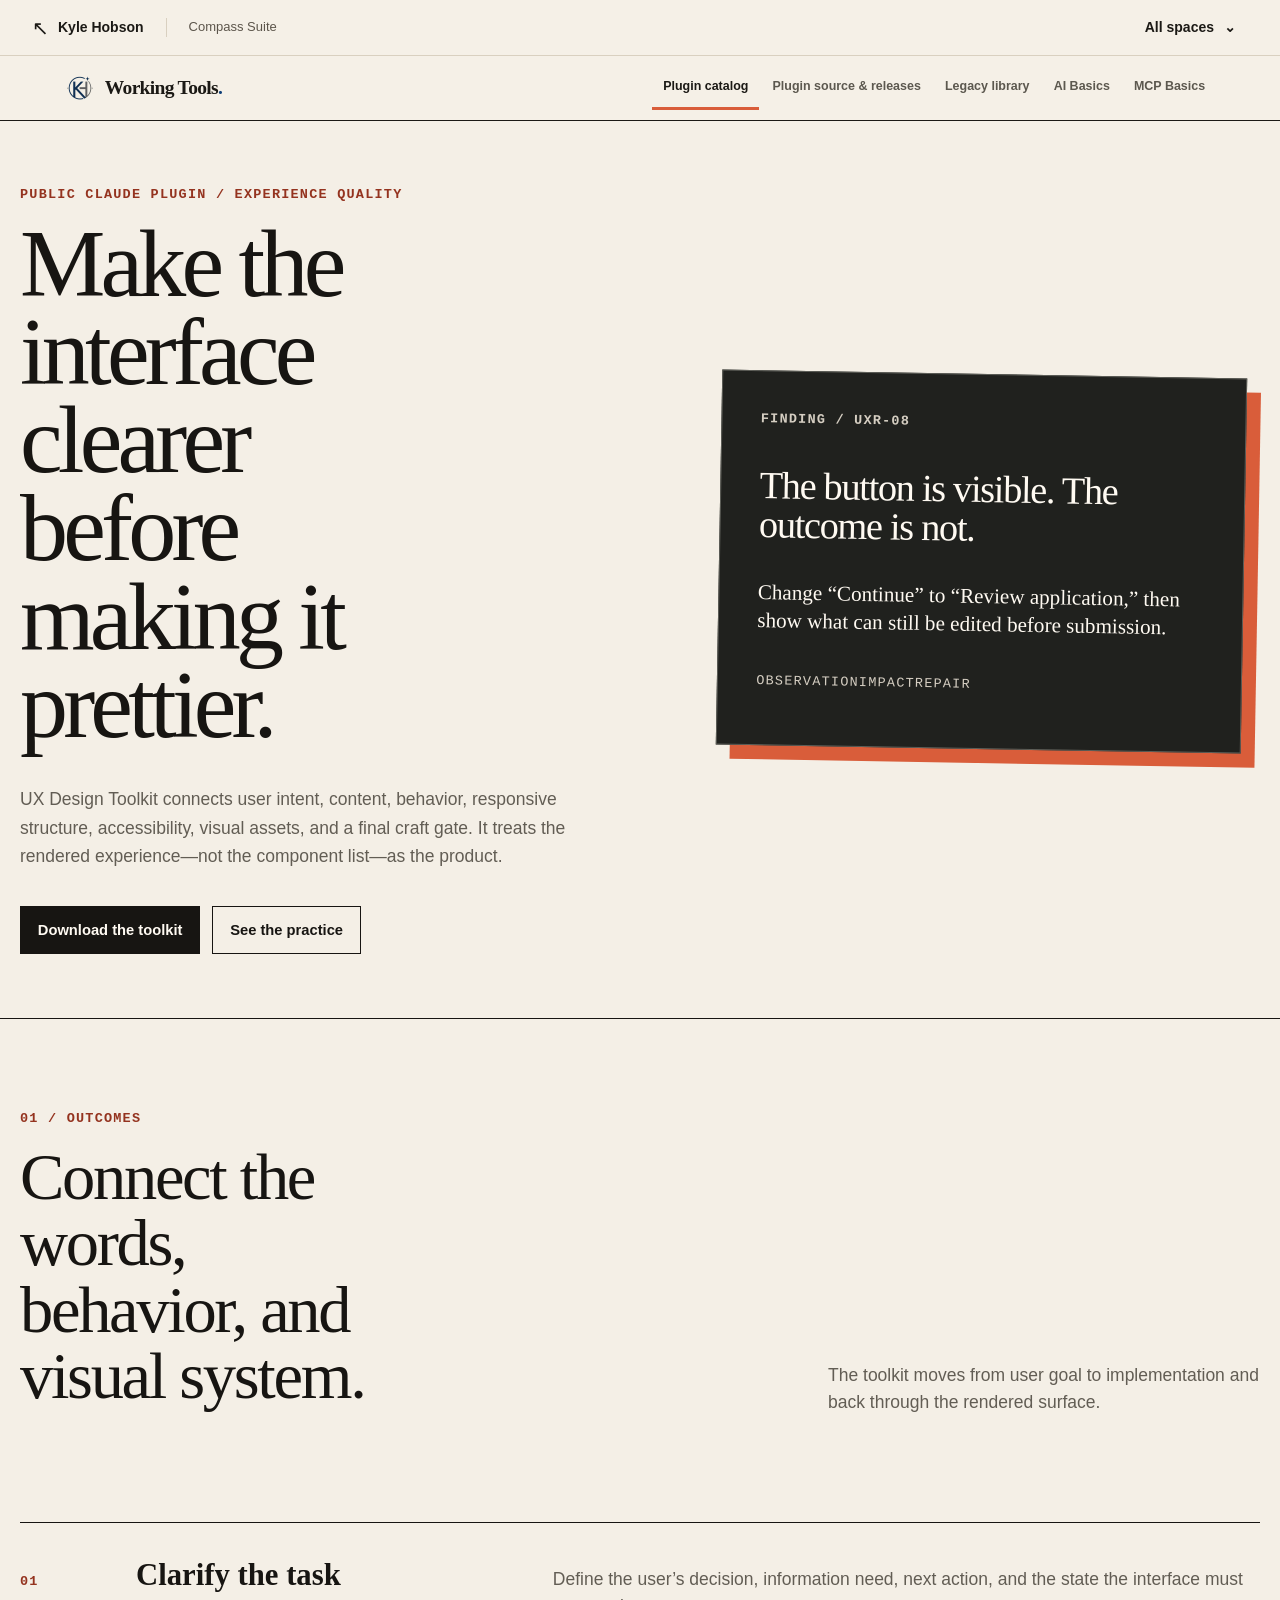
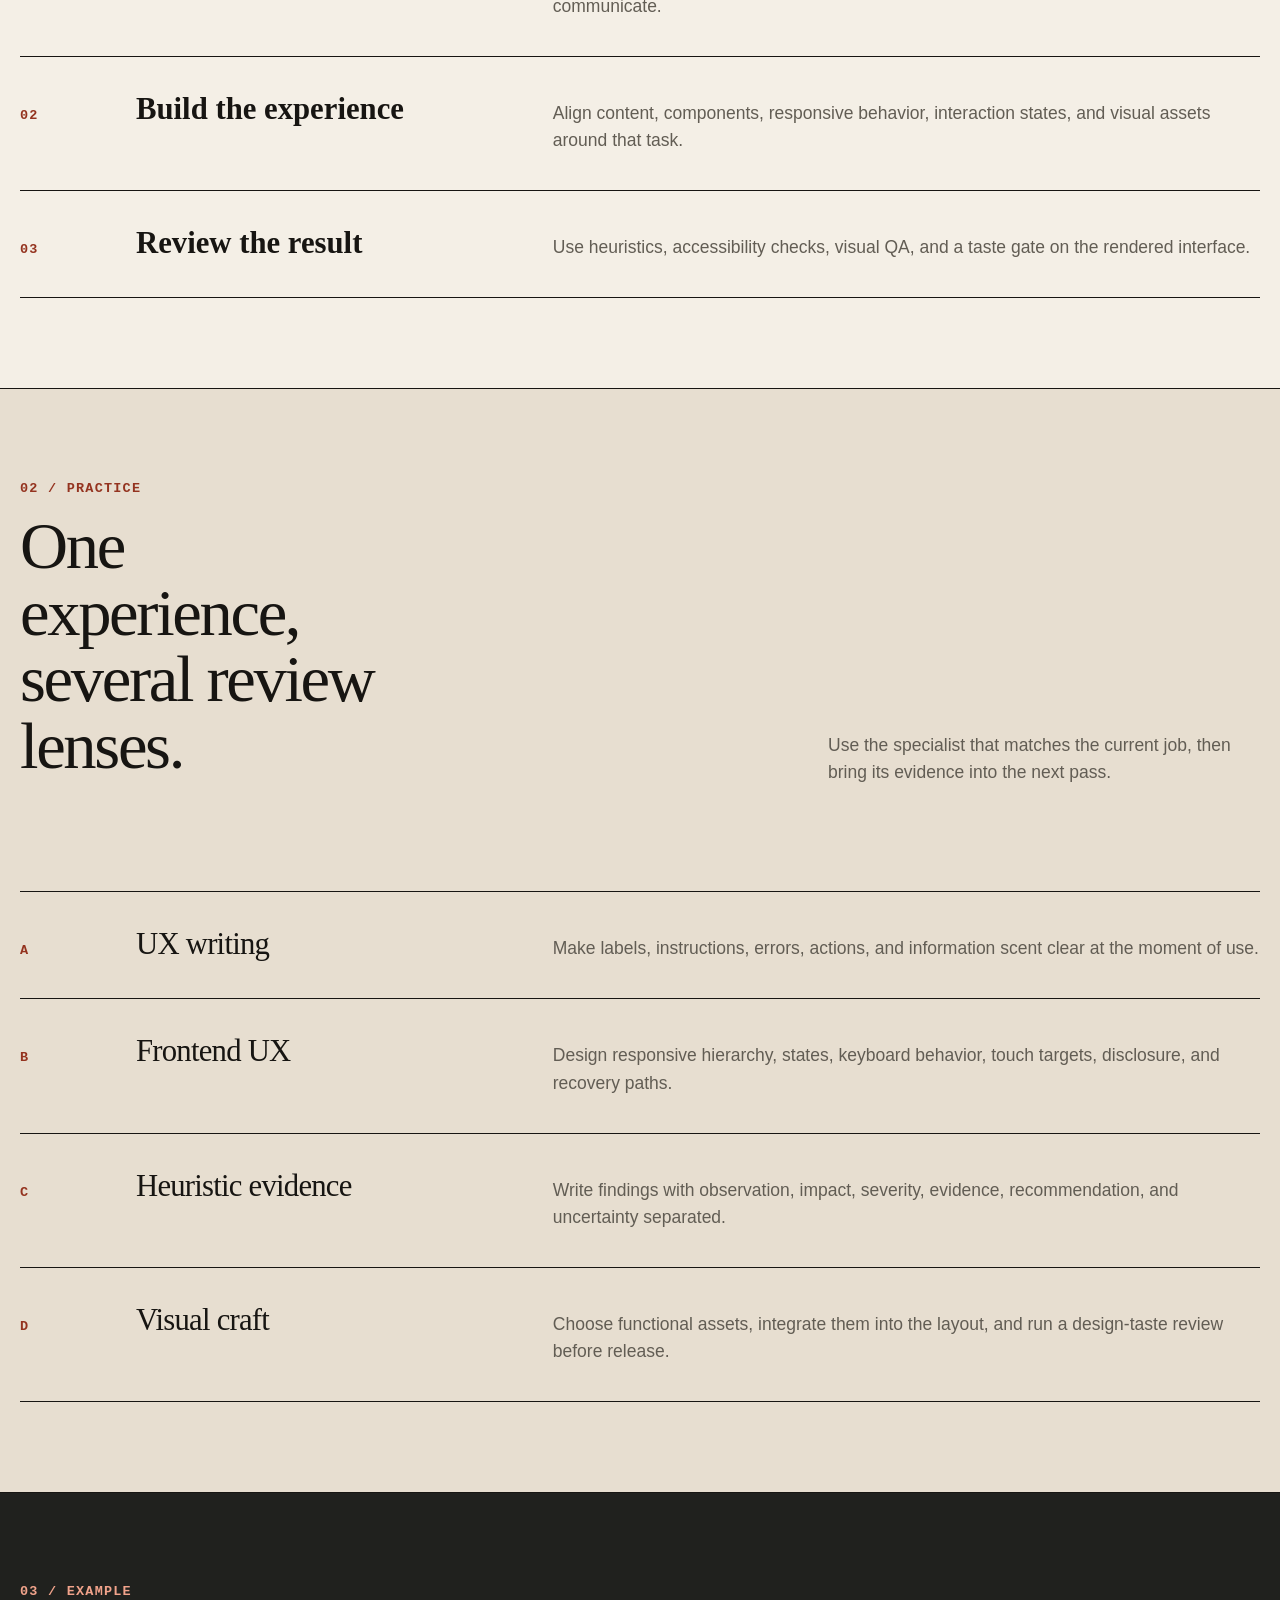
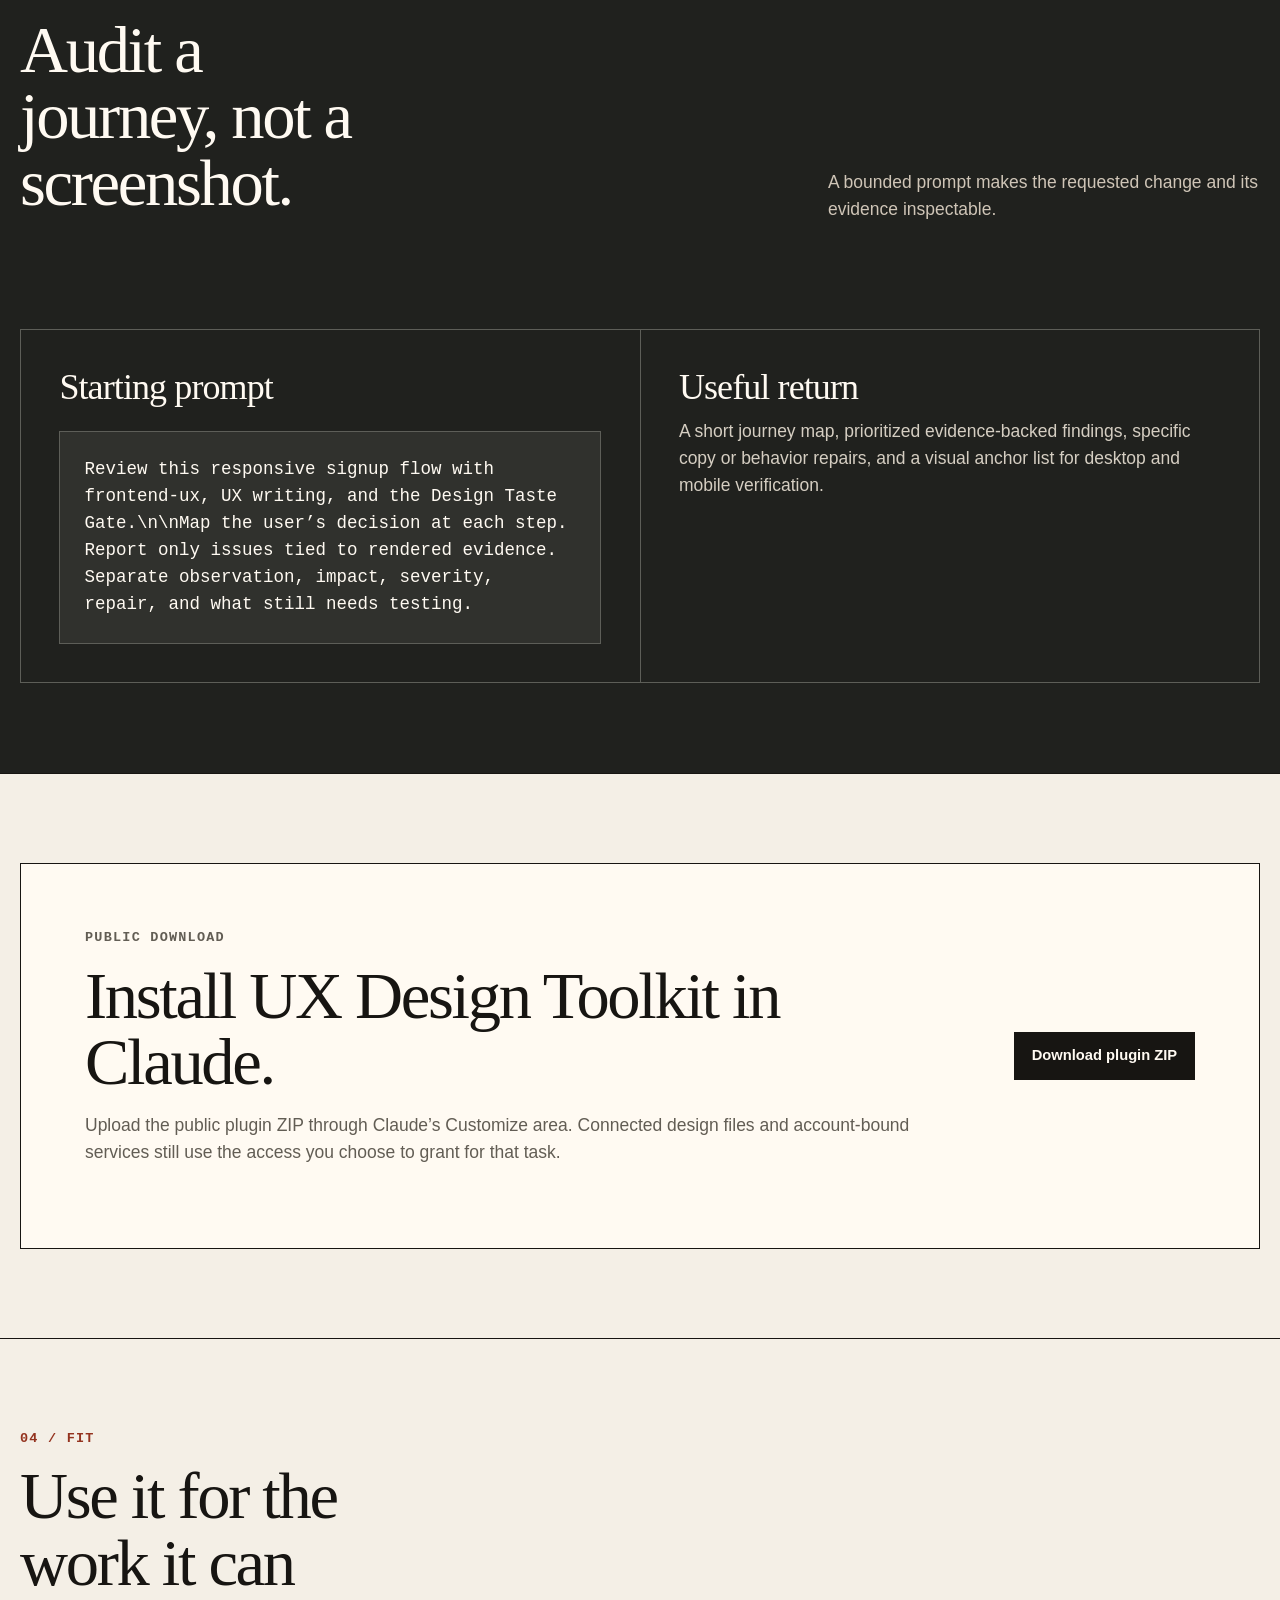
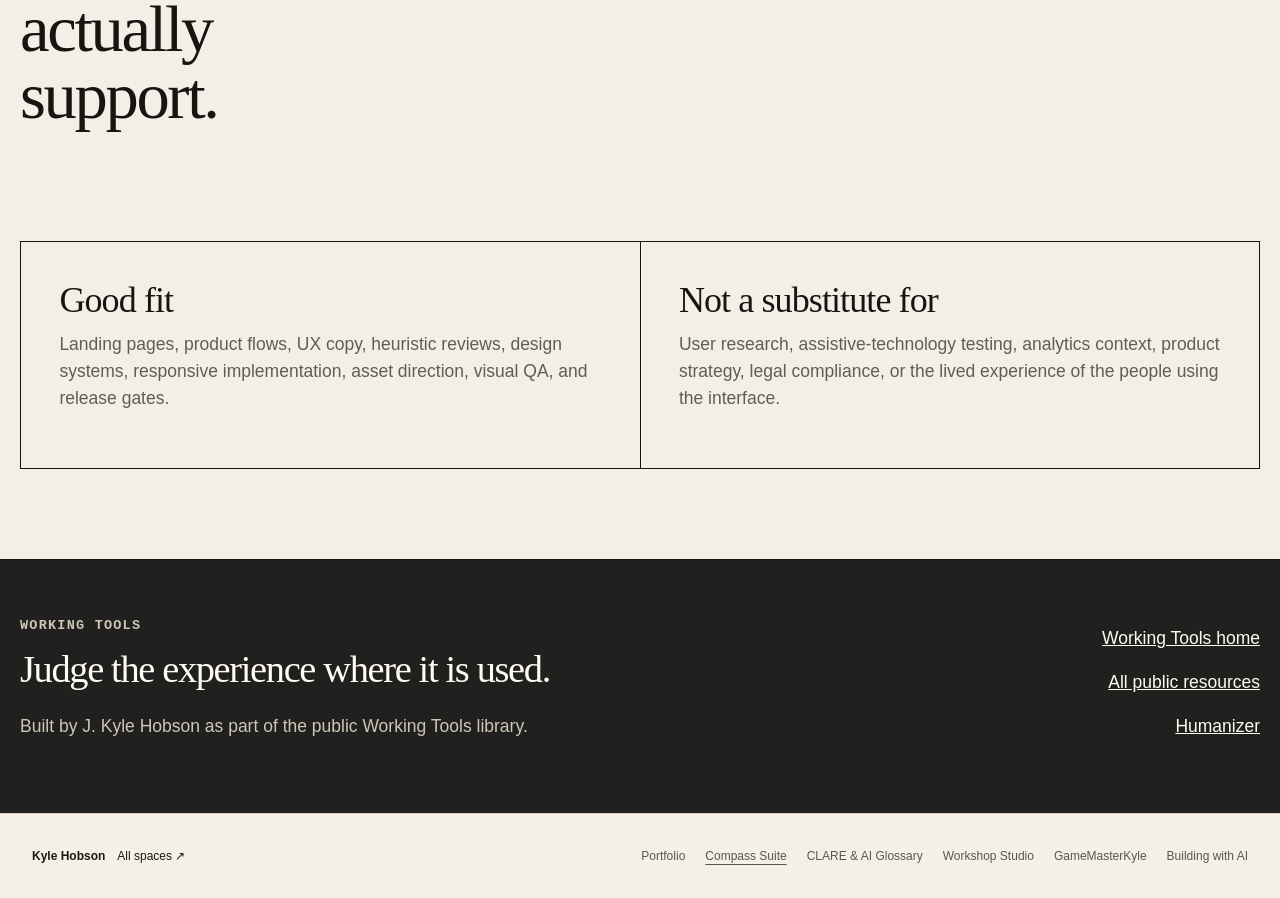
<file: ux-design-toolkit/index.html>
<!DOCTYPE html>
<html lang="en">
<head>
  <script src="../migration/forward.js"></script>
  <meta charset="utf-8">
  <meta name="viewport" content="width=device-width, initial-scale=1">
  <title>UX Design Toolkit — Working Tools</title>
  <meta name="description" content="An installable Claude collection for UX writing, frontend behavior, heuristic review, visual assets, Figma work, and design-quality gates.">
  <link rel="canonical" href="https://jonathankhobson.github.io/compass-suite/ux-design-toolkit/">
  <meta name="theme-color" content="#f5f0e7">
  <link rel="icon" type="image/png" sizes="32x32" href="/compass-suite/assets/brand/working-tools-favicon-32.png">
  <link rel="apple-touch-icon" sizes="180x180" href="/compass-suite/assets/brand/working-tools-icon-180.png">
  <link rel="stylesheet" href="../assets/css/main.css">
  <link rel="stylesheet" href="../assets/css/network-frame.css">
<link rel="stylesheet" href="../network/navigation.css?v=4"><script src="../network/navigation.js?v=2" defer></script>
</head>
<body>
  <noscript><p>Working Tools has a new home. <a href="https://working-tools.jkylehobson.chatgpt.site/ux-design-toolkit/">Open this page on Working Tools</a>.</p></noscript>
<!-- kh-network:start -->
<nav class="kh-network" data-kh-space="compass" aria-label="Kyle Hobson’s spaces">
  <div class="kh-inner">
    <a class="kh-home" href="https://jonathankhobson.github.io/portfolio/spaces/" aria-label="Kyle Hobson, all spaces home"><span class="kh-home-symbol" aria-hidden="true">↖</span>Kyle Hobson</a>
    <span class="kh-current">Compass Suite</span>
    <details class="kh-menu"><summary>All spaces <span class="kh-caret" aria-hidden="true">⌄</span></summary>
      <div class="kh-panel"><div class="kh-panel-top"><a href="https://jonathankhobson.github.io/portfolio/spaces/">All spaces home →</a><p class="kh-note">Work, tools, learning, and play.</p></div>
        <div class="kh-destinations"><a class="kh-destination" href="https://jonathankhobson.github.io/portfolio/"><strong>Portfolio</strong><small>Design, research, AI &amp; learning</small></a><a class="kh-destination" href="https://jonathankhobson.github.io/compass-suite/" aria-current="location"><strong>Compass Suite<em>Here</em></strong><small>Practical tools for your next task</small></a><a class="kh-destination" href="https://jonathankhobson.github.io/AI/#/"><strong>CLARE &amp; AI Glossary</strong><small>Prompting tools &amp; the AI glossary</small></a><a class="kh-destination" href="https://jonathankhobson.github.io/portfolio/workshop-studio/"><strong>Workshop Studio</strong><small>Explore the studio, then open the app</small></a><a class="kh-destination" href="https://jonathankhobson.github.io/gm/"><strong>GameMasterKyle</strong><small>Tabletop adventures &amp; creative work</small></a><a class="kh-destination" href="https://kyle-learning-to-build-with-ai.jkylehobson.chatgpt.site/"><strong>Building with AI</strong><small>The story behind the evolving work</small></a></div>
      </div>
    </details>
  </div>
</nav>
<!-- kh-network:end -->

  <a class="skip-link" href="#main">Skip to the work</a>
  <header class="site-header">
    <a class="brand-link" href="../" aria-label="Working Tools home"><span class="work-mark" aria-hidden="true"></span><span>Working Tools</span></a>
    <span class="header-note">UX Design Toolkit</span>
    <button class="menu-toggle" type="button" aria-expanded="false" aria-controls="site-nav" data-menu-toggle>Menu</button>
    <nav class="site-nav" id="site-nav" data-site-nav aria-label="Primary navigation"><ul class="site-nav-list"><li><a href="#practice">What it does</a></li><li><a href="#example">Example</a></li><li><a href="#download">Download</a></li><li><a href="../#library">Full library</a></li></ul></nav>
  </header>
  <main class="collection-main" id="main">
    <section class="collection-hero" aria-labelledby="page-title">
      <div><p class="eyebrow">Public Claude plugin / Experience quality</p><h1 id="page-title">Make the interface clearer before making it prettier.</h1><p class="collection-lede">UX Design Toolkit connects user intent, content, behavior, responsive structure, accessibility, visual assets, and a final craft gate. It treats the rendered experience—not the component list—as the product.</p><div class="button-row"><a class="button button-primary" href="#download">Download the toolkit</a><a class="button button-quiet" href="#practice">See the practice</a></div></div>
      <aside class="collection-specimen" aria-label="UX Design Toolkit working specimen"><p class="eyebrow">Finding / UXR-08</p><h2>The button is visible. The outcome is not.</h2><p class="specimen-result">Change “Continue” to “Review application,” then show what can still be edited before submission.</p><p class="meta-line"><span>Observation</span><span>Impact</span><span>Repair</span></p></aside>
    </section>
    <section class="collection-section" aria-labelledby="outcomes-title"><div class="collection-section-inner"><div class="collection-heading"><div><p class="section-index">01 / Outcomes</p><h2 id="outcomes-title">Connect the words, behavior, and visual system.</h2></div><p>The toolkit moves from user goal to implementation and back through the rendered surface.</p></div><ol class="outcome-list"><li><span class="row-index">01</span><strong>Clarify the task</strong><p>Define the user’s decision, information need, next action, and the state the interface must communicate.</p></li><li><span class="row-index">02</span><strong>Build the experience</strong><p>Align content, components, responsive behavior, interaction states, and visual assets around that task.</p></li><li><span class="row-index">03</span><strong>Review the result</strong><p>Use heuristics, accessibility checks, visual QA, and a taste gate on the rendered interface.</p></li></ol></div></section>
    <section class="collection-section practice-section" id="practice" aria-labelledby="practice-title"><div class="collection-section-inner"><div class="collection-heading"><div><p class="section-index">02 / Practice</p><h2 id="practice-title">One experience, several review lenses.</h2></div><p>Use the specialist that matches the current job, then bring its evidence into the next pass.</p></div><div class="practice-list"><article class="practice-row"><span class="row-index">A</span><h3>UX writing</h3><p>Make labels, instructions, errors, actions, and information scent clear at the moment of use.</p></article><article class="practice-row"><span class="row-index">B</span><h3>Frontend UX</h3><p>Design responsive hierarchy, states, keyboard behavior, touch targets, disclosure, and recovery paths.</p></article><article class="practice-row"><span class="row-index">C</span><h3>Heuristic evidence</h3><p>Write findings with observation, impact, severity, evidence, recommendation, and uncertainty separated.</p></article><article class="practice-row"><span class="row-index">D</span><h3>Visual craft</h3><p>Choose functional assets, integrate them into the layout, and run a design-taste review before release.</p></article></div></div></section>
    <section class="collection-section example-section" id="example" aria-labelledby="example-title"><div class="collection-section-inner"><div class="collection-heading"><div><p class="section-index">03 / Example</p><h2 id="example-title">Audit a journey, not a screenshot.</h2></div><p>A bounded prompt makes the requested change and its evidence inspectable.</p></div><div class="example-grid"><article class="example-panel"><h3>Starting prompt</h3><pre>Review this responsive signup flow with frontend-ux, UX writing, and the Design Taste Gate.\n\nMap the user’s decision at each step. Report only issues tied to rendered evidence. Separate observation, impact, severity, repair, and what still needs testing.</pre></article><article class="example-panel"><h3>Useful return</h3><p>A short journey map, prioritized evidence-backed findings, specific copy or behavior repairs, and a visual anchor list for desktop and mobile verification.</p></article></div></div></section>
    <section class="collection-section" id="download" aria-labelledby="download-title"><div class="collection-section-inner"><div class="install-callout"><div><p class="eyebrow">Public download</p><h2 id="download-title">Install UX Design Toolkit in Claude.</h2><p>Upload the public plugin ZIP through Claude’s Customize area. Connected design files and account-bound services still use the access you choose to grant for that task.</p></div><a class="button button-primary" href="https://jonathankhobson.github.io/shareables/s/humanizer-writing-enhancement/downloads/ux-design-toolkit-claude-plugin.zip" download>Download plugin ZIP</a></div></div></section>
    <section class="collection-section" aria-labelledby="fit-title"><div class="collection-section-inner"><div class="collection-heading"><div><p class="section-index">04 / Fit</p><h2 id="fit-title">Use it for the work it can actually support.</h2></div></div><div class="fit-grid"><article class="fit-panel"><h3>Good fit</h3><p>Landing pages, product flows, UX copy, heuristic reviews, design systems, responsive implementation, asset direction, visual QA, and release gates.</p></article><article class="fit-panel"><h3>Not a substitute for</h3><p>User research, assistive-technology testing, analytics context, product strategy, legal compliance, or the lived experience of the people using the interface.</p></article></div></div></section>
  </main>
  <footer class="collection-footer"><div class="collection-footer-inner"><div><p class="eyebrow">Working Tools</p><h2>Judge the experience where it is used.</h2><p>Built by J. Kyle Hobson as part of the public Working Tools library.</p></div><nav aria-label="Footer"><a href="../">Working Tools home</a><a href="../#library">All public resources</a><a href="https://jonathankhobson.github.io/shareables/s/humanizer-writing-enhancement/">Humanizer</a></nav></div></footer>
  <script type="module" src="../assets/js/network-frame.js"></script>
  <script type="module" src="../assets/js/collection.js"></script>
<!-- kh-footer:start -->
<nav class="kh-footer" data-kh-space="compass" aria-label="Explore Kyle Hobson’s other spaces">
  <div class="kh-footer-inner"><a class="kh-footer-home" href="https://jonathankhobson.github.io/portfolio/spaces/">Kyle Hobson <span>All spaces ↗</span></a>
  <div class="kh-footer-links"><a href="https://jonathankhobson.github.io/portfolio/">Portfolio</a><a href="https://jonathankhobson.github.io/compass-suite/" aria-current="location">Compass Suite</a><a href="https://jonathankhobson.github.io/AI/#/">CLARE &amp; AI Glossary</a><a href="https://jonathankhobson.github.io/portfolio/workshop-studio/">Workshop Studio</a><a href="https://jonathankhobson.github.io/gm/">GameMasterKyle</a><a href="https://kyle-learning-to-build-with-ai.jkylehobson.chatgpt.site/">Building with AI</a></div></div>
</nav>
<!-- kh-footer:end -->
</body>
</html>
</file>
<file: assets/css/main.css>
@import url("tokens.css");
@import url("base.css");
@import url("layout.css");
@import url("components.css");
@import url("collection.css");
@import url("responsive.css");
</file>
<file: assets/css/responsive.css>
@media (max-width: 64rem) {
  .header-note {
    display: none;
  }

  .site-header {
    grid-template-columns: auto 1fr;
  }

  .hero,
  .featured-layout,
  .trust-layout {
    grid-template-columns: 1fr;
  }

  .hero {
    min-height: auto;
  }

  .hero-specimen {
    width: min(100%, 42rem);
    margin-inline: auto;
  }

  .section-heading {
    grid-template-columns: 1fr;
    gap: var(--space-4);
  }

  .task-grid {
    grid-template-columns: repeat(4, 1fr);
  }

  .library-row {
    grid-template-columns: 8rem 1fr;
  }

  .library-side {
    grid-column: 2;
  }

  .install-gallery {
    grid-template-columns: repeat(2, minmax(0, 1fr));
  }
}

@media (max-width: 48rem) {
  :root {
    --page: min(100% - 2rem, 44rem);
    --shadow-hard: 7px 7px 0 var(--signal);
  }

  html {
    scroll-padding-top: 1rem;
  }

  .site-header {
    grid-template-columns: 1fr auto;
    min-height: 4.5rem;
  }

  .menu-toggle {
    display: inline-flex;
    align-items: center;
    justify-content: center;
    justify-self: end;
  }

  .site-nav {
    grid-column: 1 / -1;
    justify-self: stretch;
  }

  .js-enabled .site-nav {
    display: none;
  }

  .js-enabled .site-nav[data-open="true"] {
    display: block;
  }

  .site-nav-list {
    display: grid;
    gap: 0;
    padding-bottom: var(--space-3);
  }

  .site-nav a {
    display: block;
    min-height: 2.8rem;
    padding-block: 0.7rem;
    border-top: 1px solid var(--rule);
  }

  .hero {
    gap: var(--space-6);
    padding-block: var(--space-7);
  }

  h1 {
    max-width: 9.5ch;
  }

  .hero-specimen {
    margin: 0 0.45rem 0.45rem 0;
    box-shadow: 8px 8px 0 var(--signal);
    transform: none;
  }

  .task-grid {
    grid-template-columns: repeat(2, 1fr);
  }

  .task-link:last-child:nth-child(odd) {
    grid-column: 1 / -1;
  }

  .task-link {
    min-height: 5.5rem;
  }

  .revision-specimen {
    box-shadow: 7px 7px 0 var(--signal);
    transform: none;
  }

  .library-controls {
    grid-template-columns: 1fr;
  }

  .library-row {
    grid-template-columns: 1fr;
    gap: var(--space-3);
  }

  .library-side {
    grid-column: auto;
  }

  .trust-point {
    grid-template-columns: 1fr;
    gap: var(--space-2);
  }

  .install-stack > details > summary {
    grid-template-columns: 2.5rem 1fr auto;
    gap: var(--space-2);
  }

  .install-content {
    padding-left: 0;
  }

  .install-gallery {
    grid-template-columns: 1fr;
  }

  .site-footer-inner {
    grid-template-columns: 1fr;
  }

  .content-grid {
    grid-template-columns: 1fr;
  }

  .footer-legal {
    grid-column: auto;
  }
}

@media (max-width: 28rem) {
  .task-grid {
    grid-template-columns: 1fr;
  }

  .button-row .button {
    width: 100%;
  }
}

@media (prefers-reduced-motion: reduce) {
  html {
    scroll-behavior: auto;
  }

  *,
  *::before,
  *::after {
    scroll-behavior: auto !important;
    transition-duration: 0.01ms !important;
  }
}

/* Keep package requirements and native commands inside their own column. */
.library-row > *, .library-controls > *, .install-content { min-width: 0; }
.skill-list code { overflow-wrap: anywhere; }
.section-block[id], #top { scroll-margin-top: 9rem; }
</file>
<file: assets/css/network-frame.css>
/* Canonical Working Tools frame shared by every public route. */
:root {
  --network-paper: #f5f0e7;
  --network-cream: #fffaf2;
  --network-ink: #1b1915;
  --network-muted: #5c584f;
  --network-line: #c8bda9;
  --network-signal: #d95d3a;
  --network-identity: #0f3f78;
  --network-sans: -apple-system, BlinkMacSystemFont, "Segoe UI", Roboto, Helvetica, Arial, sans-serif;
  --network-display: Georgia, "Times New Roman", serif;
  --network-nav-height: 64px;
}

.network-nav,
.network-nav * {
  box-sizing: border-box;
}

.network-nav {
  background: rgb(245 240 231 / 97%) !important;
  border: 0 !important;
  border-bottom: 1px solid var(--network-ink) !important;
  border-radius: 0 !important;
  box-shadow: none !important;
  color: var(--network-ink) !important;
  display: block !important;
  font-family: var(--network-sans) !important;
  height: auto !important;
  margin: 0 !important;
  max-width: none !important;
  min-height: var(--network-nav-height) !important;
  padding: 0 !important;
  position: sticky !important;
  top: 0 !important;
  width: 100% !important;
  z-index: 1500 !important;
}

.network-nav-inner {
  align-items: center !important;
  display: flex !important;
  gap: 1.25rem !important;
  margin: 0 !important;
  max-width: none !important;
  min-height: var(--network-nav-height) !important;
  padding: 0 clamp(1rem, 5vw, 4.5rem) !important;
  position: relative !important;
  width: 100% !important;
}

.network-nav-brand {
  align-items: center !important;
  color: var(--network-ink) !important;
  display: inline-flex !important;
  flex: 0 0 auto !important;
  font-family: var(--network-display) !important;
  font-size: 1.22rem !important;
  font-weight: 700 !important;
  letter-spacing: -0.035em !important;
  line-height: 1 !important;
  min-height: 44px !important;
  padding: 0 !important;
  text-decoration: none !important;
  gap: 0.55rem !important;
}

.network-nav-mark {
  display: block !important;
  flex: 0 0 auto !important;
  height: 32px !important;
  object-fit: contain !important;
  width: 32px !important;
}

.network-nav-wordmark {
  white-space: nowrap !important;
}

.network-nav-wordmark > span {
  color: var(--network-identity) !important;
}

.network-nav-links {
  align-items: center !important;
  display: flex !important;
  gap: 0.15rem !important;
  justify-content: flex-end !important;
  margin: 0 0 0 auto !important;
  min-width: 0 !important;
  padding: 0 !important;
}

.network-nav-link {
  align-items: center !important;
  background: transparent !important;
  border: 0 !important;
  border-bottom: 3px solid transparent !important;
  border-radius: 0 !important;
  color: var(--network-muted) !important;
  display: inline-flex !important;
  flex: 0 0 auto !important;
  font-family: var(--network-sans) !important;
  font-size: 0.78rem !important;
  font-weight: 650 !important;
  letter-spacing: 0 !important;
  line-height: 1.2 !important;
  min-height: 44px !important;
  padding: 0.65rem 0.68rem !important;
  text-decoration: none !important;
  text-transform: none !important;
  white-space: nowrap !important;
}

.network-nav-link:hover,
.network-nav-link:focus-visible,
.network-nav-link[aria-current="page"] {
  color: var(--network-ink) !important;
}

.network-nav-link[aria-current="page"] {
  border-bottom-color: var(--network-signal) !important;
}

.network-nav-toggle {
  align-items: center !important;
  background: transparent !important;
  border: 1px solid var(--network-ink) !important;
  border-radius: 0 !important;
  color: var(--network-ink) !important;
  cursor: pointer !important;
  display: none !important;
  font-family: var(--network-sans) !important;
  font-size: 0.82rem !important;
  font-weight: 700 !important;
  justify-content: center !important;
  line-height: 1 !important;
  margin: 0 0 0 auto !important;
  min-height: 44px !important;
  min-width: 64px !important;
  padding: 0.65rem 0.8rem !important;
}

@media (max-width: 1040px) {
  .network-nav-inner {
    flex-wrap: wrap !important;
    gap: 0 !important;
  }

  .network-nav-toggle {
    display: inline-flex !important;
  }

  .network-nav-links {
    background: var(--network-paper) !important;
    border-top: 1px solid var(--network-line) !important;
    display: grid !important;
    flex-basis: 100% !important;
    grid-template-columns: repeat(2, minmax(0, 1fr)) !important;
    margin: 0 !important;
    padding: 0.5rem 0 0.75rem !important;
    width: 100% !important;
  }

  .network-nav.network-nav-ready .network-nav-links {
    display: none !important;
  }

  .network-nav.network-nav-ready .network-nav-links.is-open {
    display: grid !important;
  }

  .network-nav-link {
    justify-content: flex-start !important;
    min-width: 0 !important;
    white-space: normal !important;
  }
}

@media (max-width: 560px) {
  .network-nav-links {
    grid-template-columns: 1fr !important;
  }
}
</file>
<file: network/navigation.css>
/* Same navigation identity and behavior; each space supplies its own palette. */
:root { --kh-bg:#f4f2e9; --kh-ink:#192b25; --kh-muted:#46564b; --kh-line:#c9cdc3; --kh-hover:#e2e6da; --kh-panel-bg:#fffef8; --kh-focus:#246247; }
body:has([data-kh-space="glossary"]), body:has([data-kh-space="workshop"]) { --kh-bg:#fff; --kh-ink:#20252b; --kh-muted:#515b69; --kh-line:#dce1e8; --kh-hover:#edf3ff; --kh-panel-bg:#fff; --kh-focus:#174dcc; }
body:has([data-kh-space="gm"]) { --kh-bg:#19231f; --kh-ink:#f7f3e6; --kh-muted:#c6cebf; --kh-line:#465348; --kh-hover:#2b3b30; --kh-panel-bg:#202d26; --kh-focus:#e7cf91; }
body:has([data-kh-space="compass"]) { --kh-bg:#f5f0e7; --kh-ink:#1b1915; --kh-muted:#5c554b; --kh-line:#d9d0c0; --kh-hover:#e9dfcf; --kh-panel-bg:#fffcf6; --kh-focus:#a33c20; }
body.edition-ai, body:has([data-kh-space="evolution"]) { --kh-ink:#332c2a; --kh-muted:#66514a; --kh-focus:#8b4934; --kh-hover:#eadfd4; }
/* Kyle Hobson's shared navigation. Product headers remain locally owned. */
:root { --kh-bar-height: 56px; }
.kh-network, .kh-network * { box-sizing: border-box; }
.kh-network {
  position: sticky; top: 0; z-index: 60; isolation: isolate;
  width: 100%; margin: 0; padding: 0; border: 0; border-bottom: 1px solid var(--kh-line);
  background: var(--kh-bg); color: var(--kh-ink); text-align: left;
  font: 400 14px/1.4 Arial, Helvetica, sans-serif; letter-spacing: normal;
}
.kh-network--flow { position: relative; }
.kh-network .kh-inner { max-width: 1440px; min-height: calc(var(--kh-bar-height) - 1px); margin: 0 auto; padding: 0 32px; display: flex; align-items: center; gap: 22px; }
.kh-network a { color: var(--kh-ink); text-decoration: none; border: 0; box-shadow: none; background: transparent; font: inherit; letter-spacing: normal; text-transform: none; }
.kh-network a::after { content: none; }
.kh-network .kh-home { display: inline-flex; align-items: center; gap: 9px; min-height: 44px; font-weight: 700; white-space: nowrap; }
.kh-network .kh-home-symbol { font-size: 20px; font-weight: 400; line-height: 1; }
.kh-network .kh-current { border-left: 1px solid var(--kh-line); padding-left: 22px; font-size: 13px; color: var(--kh-muted); }
.kh-network .kh-menu { position: static; margin: 0 0 0 auto; padding: 0; border: 0; background: transparent; }
.kh-network .kh-menu > summary { display: flex; align-items: center; justify-content: center; gap: 10px; list-style: none; min-height: 44px; padding: 0 12px; border: 0; border-radius: 4px; background: transparent; color: var(--kh-ink); cursor: pointer; font: 700 14px/1.4 Arial, Helvetica, sans-serif; }
.kh-network summary::-webkit-details-marker { display: none; }
.kh-network summary::after { content: none; }
.kh-network .kh-menu[open] > summary, .kh-network summary:hover { background: var(--kh-hover); }
.kh-network .kh-caret { display: inline-block; transition: transform 120ms; }
.kh-network .kh-menu[open] .kh-caret { transform: rotate(180deg); }
.kh-network .kh-menu:not([open]) .kh-panel { display: none; }
.kh-network .kh-panel { position: absolute; right: 24px; top: calc(100% + 8px); width: min(660px, calc(100% - 32px)); max-height: calc(100dvh - var(--kh-bar-height) - 24px); overflow-y: auto; overscroll-behavior: contain; padding: 20px; background: var(--kh-panel-bg); color: var(--kh-ink); border: 1px solid var(--kh-line); border-radius: 8px; box-shadow: 0 12px 36px #13251d26; }
.kh-network .kh-panel-top { display: flex; justify-content: space-between; gap: 12px; align-items: center; padding: 0 8px 12px; border-bottom: 1px solid var(--kh-line); }
.kh-network .kh-panel-top a { display: flex; align-items: center; min-height: 44px; font-weight: 700; text-decoration: underline; text-underline-offset: 4px; }
.kh-network .kh-note { max-width: 220px; color: var(--kh-muted); font-size: 12px; text-align: right; margin: 0; }
.kh-network .kh-destinations { display: grid; grid-template-columns: 1fr 1fr; gap: 4px; padding-top: 12px; }
.kh-network .kh-destination { display: block; min-height: 84px; border-radius: 4px; padding: 13px 12px; line-height: 1.4; }
.kh-network .kh-destination:hover, .kh-network .kh-destination[aria-current] { background: var(--kh-hover); }
.kh-network .kh-destination strong { display: block; font: 700 15px/1.4 Arial, Helvetica, sans-serif; color: var(--kh-ink); }
.kh-network .kh-destination small { display: block; font: 400 12px/1.5 Arial, Helvetica, sans-serif; color: var(--kh-muted); margin-top: 3px; }
.kh-network .kh-destination em { font: 400 11px/1.4 Arial, Helvetica, sans-serif; margin-left: 6px; color: var(--kh-muted); white-space: nowrap; }
.kh-network :is(a, summary):focus-visible { outline: 3px solid var(--kh-focus); outline-offset: 3px; }
@media (max-width: 640px) {
  :root { --kh-bar-height: 80px; }
  .kh-network .kh-inner { display: grid; grid-template-columns: minmax(0, 1fr) auto; grid-template-rows: 44px 25px; gap: 0 10px; padding: 4px 16px 6px; }
  .kh-network .kh-current { border: 0; padding: 0 0 0 27px; grid-column: 1; font-size: 12px; white-space: nowrap; overflow: hidden; text-overflow: ellipsis; max-width: 100%; }
  .kh-network .kh-menu { grid-column: 2; grid-row: 1 / 3; }
  .kh-network .kh-panel { right: 16px; padding: 12px; }
  .kh-network .kh-destinations { grid-template-columns: 1fr; gap: 2px; padding-top: 8px; }
  .kh-network .kh-destination { min-height: 68px; padding: 10px 12px; }
  .kh-network .kh-panel-top { padding: 0 8px 8px; }
}
@media (prefers-reduced-motion: reduce) { .kh-network .kh-caret { transition: none; } }

/* App and deep-reference pages reserve their strongest emphasis for the task. */
body:has(.kh-network--compact) { --kh-bar-height:44px; }
.kh-network--compact .kh-inner { min-height:43px; gap:16px; }
.kh-network--compact .kh-home, .kh-network--compact .kh-menu > summary { font-size:12px; font-weight:500; }
.kh-network--compact .kh-home-symbol { font-size:16px; }
.kh-network--compact .kh-current { font-size:12px; padding-left:16px; }
@media(max-width:640px) {
  .kh-network--compact .kh-inner { display:flex; padding:0 16px; min-height:43px; }
  .kh-network--compact .kh-current { display:none; }
}
/* Footer navigation stays in document flow and uses the same host palette. */
.kh-footer, .kh-footer * { box-sizing:border-box; }
.kh-footer { position:relative; background:var(--kh-bg); color:var(--kh-muted); border-top:1px solid var(--kh-line); font:400 12px/1.5 Arial,Helvetica,sans-serif; }
.kh-footer .kh-footer-inner { max-width:1440px; margin:auto; padding:20px 32px; display:flex; gap:24px; align-items:center; }
.kh-footer a { color:var(--kh-muted); text-decoration:none; border:0; box-shadow:none; background:none; min-height:44px; display:inline-flex; align-items:center; padding:6px 0; font:inherit; }
.kh-footer a::after { content:none; }
.kh-footer a:hover { color:var(--kh-ink); text-decoration:underline; text-underline-offset:4px; }
.kh-footer a:focus-visible { outline:3px solid var(--kh-focus); outline-offset:3px; }
.kh-footer .kh-footer-home { flex-shrink:0; font-weight:700; color:var(--kh-ink); gap:12px; }
.kh-footer-home span { font-weight:400; }
.kh-footer .kh-footer-links { display:flex; flex-wrap:wrap; column-gap:20px; margin-left:auto; }
.kh-footer a[aria-current] { text-decoration:underline; text-underline-offset:4px; }
@media(max-width:900px) { .kh-footer .kh-footer-inner { align-items:flex-start; flex-direction:column; gap:4px; } .kh-footer .kh-footer-links { margin:0; } }
@media(max-width:640px) { .kh-footer .kh-footer-inner { padding:16px; } .kh-footer .kh-footer-links { display:grid; grid-template-columns:1fr 1fr; width:100%; gap:0 20px; } }

/* Compass keeps its own tool navigation below the shared header. */
body:has(.kh-network) .network-nav { top: var(--kh-bar-height) !important; z-index: 40 !important; }
</file>
